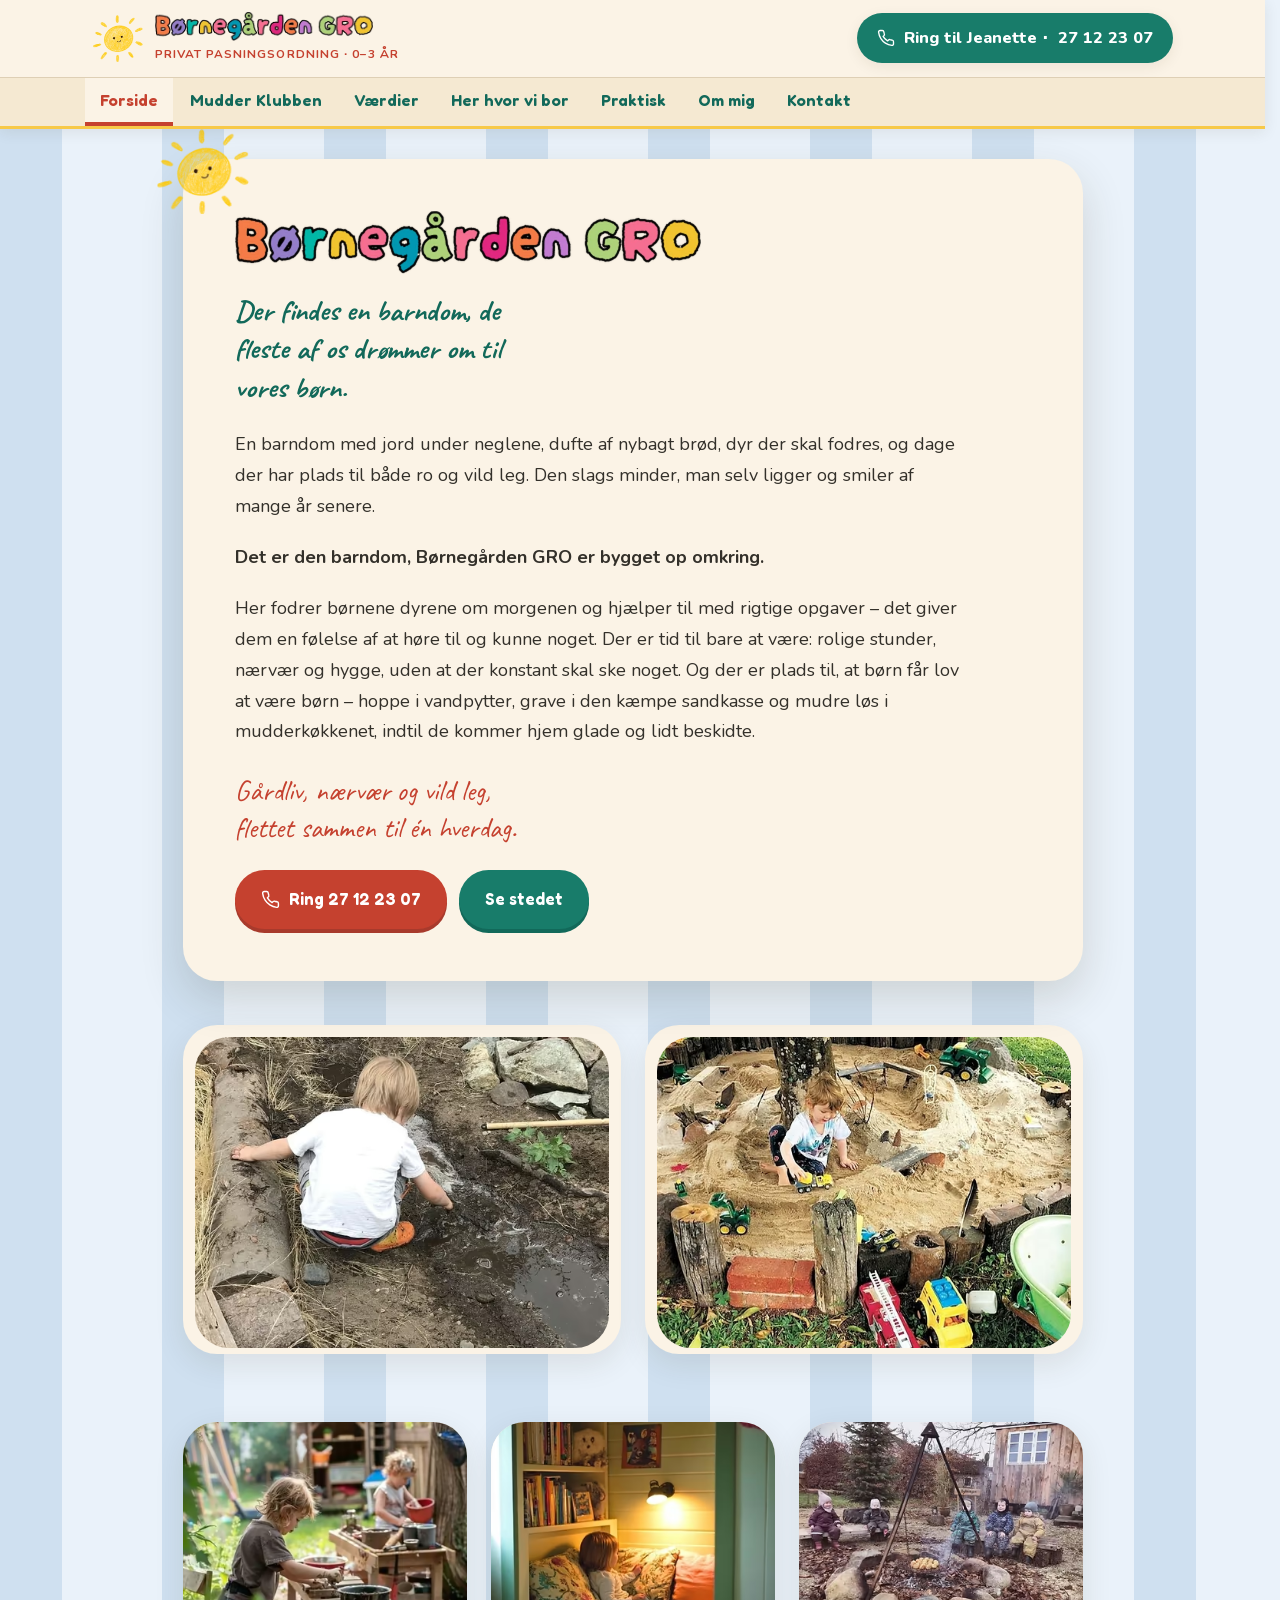
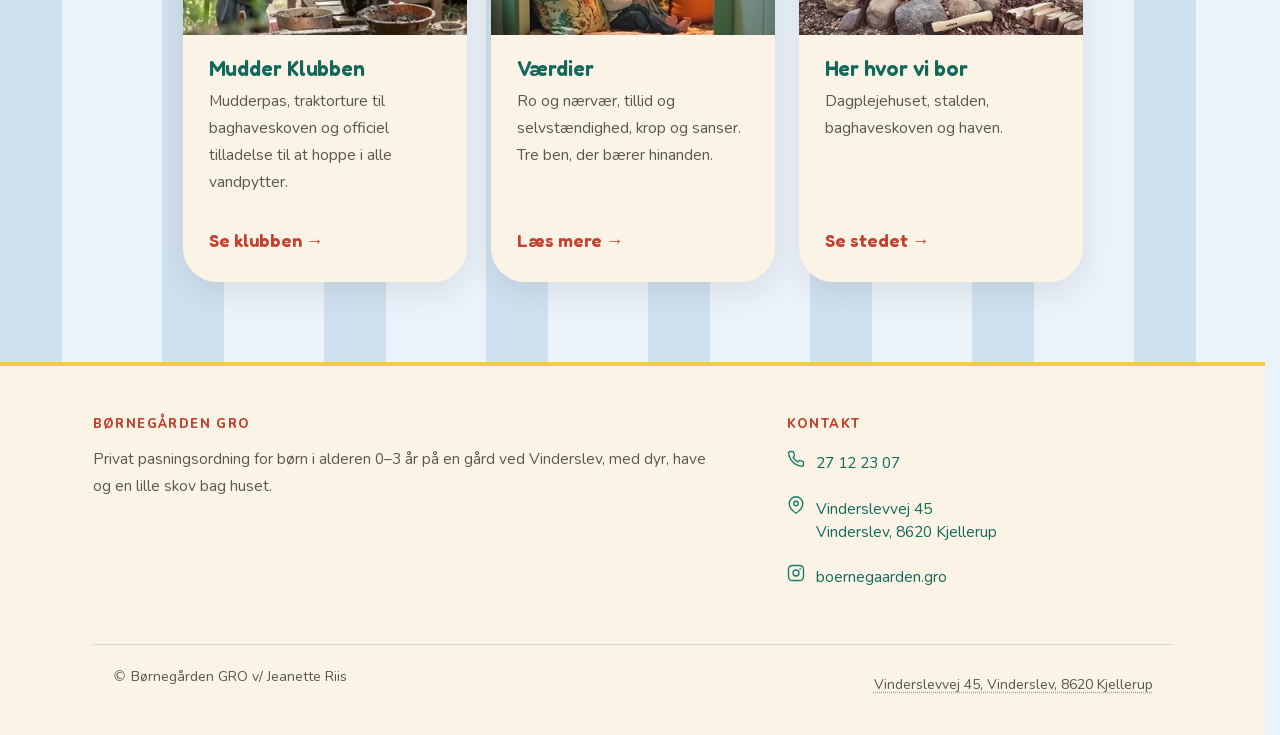
<file: index.html>
<!DOCTYPE html>
<html lang="da">
<head>
<meta charset="UTF-8">
<meta name="viewport" content="width=device-width, initial-scale=1">
<title>Børnegården GRO | Pasningsordning i Vinderslev ved Kjellerup</title>
<meta name="description" content="Privat pasningsordning for børn på 0-3 år i Vinderslev ved Kjellerup. Gård med dyr, egen skov og stor have. 2 ledige pladser vinter 2026/2027. Ring 27 12 23 07.">
<meta property="og:title" content="Børnegården GRO | Pasningsordning i Vinderslev ved Kjellerup">
<meta property="og:description" content="Privat pasningsordning for børn på 0-3 år i Vinderslev ved Kjellerup. Gård med dyr, egen skov og stor have. 2 ledige pladser vinter 2026/2027. Ring 27 12 23 07.">
<meta property="og:type" content="website">
<meta property="og:locale" content="da_DK">
<meta property="og:site_name" content="Børnegården GRO">
<link rel="canonical" href="https://www.boernegaardengro.dk/">
<meta property="og:url" content="https://www.boernegaardengro.dk/">
<meta property="og:image" content="https://www.boernegaardengro.dk/billeder/forside-vandloeb.jpg">
<meta property="og:image:width" content="1080">
<meta property="og:image:height" content="810">
<meta property="og:image:alt" content="Barn der graver ved vandløbet i haven hos Børnegården GRO">
<meta name="twitter:card" content="summary_large_image">
<meta name="robots" content="index, follow, max-image-preview:large, max-snippet:-1">
<meta name="geo.region" content="DK-82">
<meta name="geo.placename" content="Vinderslev, Kjellerup">
<!-- Skrifterne ligger på vores egen server. Ingen fremmed forbindelse skal
     åbnes først, og der sendes ingen besøgsdata til Google. De tre filer er
     variable og beskåret til danske tegn: 75 KB i alt mod ca. 207 KB før. -->
<link rel="preload" href="assets/skrifter/nunito.woff2" as="font" type="font/woff2" crossorigin>
<link rel="preload" href="assets/skrifter/fredoka.woff2" as="font" type="font/woff2" crossorigin>
<link rel="stylesheet" href="assets/style.min.css">
<!-- Peger man på en fane, henter og optegner browseren siden på forhånd.
     Klikket bliver derefter øjeblikkeligt. "moderate" betyder: først når
     musen har hvilet ca. 200 ms, så der ikke hentes sider i blinde. -->
<script type="speculationrules">
{"prefetch":[{"where":{"or":[{"href_matches":"index.html"},{"href_matches":"mudderklubben.html"},{"href_matches":"vaerdier.html"},{"href_matches":"her-hvor-vi-bor.html"},{"href_matches":"praktisk.html"},{"href_matches":"om-mig.html"},{"href_matches":"kontakt.html"}]},"eagerness":"moderate"}]}
</script>
<link rel="preload" as="image" type="image/webp" href="billeder/logo-gro.webp" fetchpriority="high">
<!-- Fanebladets ikon er Jeanettes tegnede sol, se billeder/faviconer.py.
     Fire PNG'er, én pr. størrelse browseren beder om. Hver er tegnet for sig
     med den luft, der passer til dén størrelse, i stedet for at blive
     skaleret ned fra én stor fil – ved 16 px er der ikke pixels at spilde.
     Google vil have et kvadratisk favicon i en størrelse deleligt med 48
     og tager gerne den største, der er erklæret; derfor står 96 med.
     favicon.ico er ikke erklæret her, men ligger stadig i roden: browsere
     og bots henter /favicon.ico af gammel vane, uanset hvad der står i
     HTML'en. Det samme gælder favicon.svg – tegningen er pixels, ikke
     kurver, og en SVG med et billede pakket ind i sig er kun en dyrere PNG. -->
<link rel="icon" href="favicon-16.png" type="image/png" sizes="16x16">
<link rel="icon" href="favicon-32.png" type="image/png" sizes="32x32">
<link rel="icon" href="favicon-48.png" type="image/png" sizes="48x48">
<link rel="icon" href="favicon-96.png" type="image/png" sizes="96x96">
<link rel="apple-touch-icon" href="apple-touch-icon.png">
<link rel="manifest" href="site.webmanifest">
<meta name="theme-color" content="#fbf3e6">
<meta name="apple-mobile-web-app-title" content="GRO">
<script type="application/ld+json">{"@context":"https://schema.org","@graph":[{"@type":"ChildCare","@id":"https://www.boernegaardengro.dk/#virksomhed","name":"Børnegården GRO","alternateName":"Børnegården GRO – privat pasningsordning","description":"Privat pasningsordning for børn i alderen 0-3 år på en gård ved Vinderslev nord for Silkeborg. Dyr, have, egen lille skov og en hverdag med gårdliv, nærvær og vild leg.","url":"https://www.boernegaardengro.dk/","telephone":"+4527122307","image":"https://www.boernegaardengro.dk/billeder/forside-vandloeb.jpg","logo":{"@type":"ImageObject","url":"https://www.boernegaardengro.dk/logo-512.png","width":512,"height":512},"priceRange":"3.213 kr./md. i egenbetaling","address":{"@type":"PostalAddress","streetAddress":"Vinderslevvej 45","addressLocality":"Vinderslev","postalCode":"8620","addressRegion":"Kjellerup","addressCountry":"DK"},"geo":{"@type":"GeoCoordinates","latitude":56.25713,"longitude":9.43122},"hasMap":"https://www.google.com/maps/search/?api=1&query=56.25713,9.43122","areaServed":[{"@type":"Place","name":"Vinderslev"},{"@type":"Place","name":"Kjellerup"},{"@type":"Place","name":"Silkeborg Kommune"}],"sameAs":["https://www.instagram.com/boernegaarden.gro/"],"founder":{"@id":"https://www.boernegaardengro.dk/#jeanette"},"employee":{"@id":"https://www.boernegaardengro.dk/#jeanette"},"knowsLanguage":"da","currenciesAccepted":"DKK","audience":{"@type":"PeopleAudience","suggestedMinAge":0,"suggestedMaxAge":3},"makesOffer":{"@type":"Offer","name":"Fast pasningsplads, 0–3 år","priceCurrency":"DKK","price":"3213","priceSpecification":{"@type":"UnitPriceSpecification","price":"3213","priceCurrency":"DKK","unitText":"måned","description":"Egenbetaling efter kommunalt tilskud på 8.027 kr. fra Silkeborg Kommune."},"areaServed":{"@type":"Place","name":"Silkeborg Kommune"}}},{"@type":"Person","@id":"https://www.boernegaardengro.dk/#jeanette","name":"Jeanette Riis","jobTitle":"Privat børnepasser","description":"Driver Børnegården GRO i Vinderslev og har næsten 10 års erfaring med dagpleje og privat pasningsordning.","url":"https://www.boernegaardengro.dk/om-mig.html","image":"https://www.boernegaardengro.dk/billeder/jeanette.jpg","worksFor":{"@id":"https://www.boernegaardengro.dk/#virksomhed"},"telephone":"+4527122307"},{"@type":"WebSite","@id":"https://www.boernegaardengro.dk/#hjemmeside","name":"Børnegården GRO","url":"https://www.boernegaardengro.dk/","inLanguage":"da-DK","publisher":{"@id":"https://www.boernegaardengro.dk/#virksomhed"}},{"@type":"WebPage","@id":"https://www.boernegaardengro.dk/","url":"https://www.boernegaardengro.dk/","name":"Børnegården GRO | Pasningsordning i Vinderslev ved Kjellerup","description":"Privat pasningsordning for børn på 0-3 år i Vinderslev ved Kjellerup. Gård med dyr, egen skov og stor have. 2 ledige pladser vinter 2026/2027. Ring 27 12 23 07.","inLanguage":"da-DK","isPartOf":{"@id":"https://www.boernegaardengro.dk/#hjemmeside"},"about":{"@id":"https://www.boernegaardengro.dk/#virksomhed"},"primaryImageOfPage":{"@type":"ImageObject","url":"https://www.boernegaardengro.dk/billeder/forside-vandloeb.jpg"}}]}</script>
</head>
<body>
<a class="spring-til" href="#indhold">Spring til indhold</a>
<header class="top">
  <div class="top-inder">
    <a class="logo" href="index.html">
      <picture class="sol"><source type="image/webp" srcset="billeder/sol.webp"><img src="billeder/sol.png" alt="" aria-hidden="true" width="200" height="186" loading="lazy" decoding="async"></picture>
      <span>
        <picture class="logo-navn"><source type="image/webp" srcset="billeder/logo-gro-lille.webp"><img src="billeder/logo-gro-lille.png" alt="Børnegården GRO" width="466" height="63" fetchpriority="high" decoding="async"></picture>
        <span class="logo-under">Privat pasningsordning &middot; 0&ndash;3 år</span>
      </span>
    </a>
    <a class="top-ring" href="tel:+4527122307"><svg viewBox="0 0 24 24" fill="none" stroke="currentColor" stroke-width="1.8" stroke-linecap="round" stroke-linejoin="round" aria-hidden="true"><path d="M22 16.9v3a2 2 0 0 1-2.2 2 19.8 19.8 0 0 1-8.6-3.1 19.5 19.5 0 0 1-6-6A19.8 19.8 0 0 1 2.1 4.2 2 2 0 0 1 4.1 2h3a2 2 0 0 1 2 1.7c.1 1 .4 1.9.7 2.8a2 2 0 0 1-.4 2.1L8.1 9.9a16 16 0 0 0 6 6l1.3-1.3a2 2 0 0 1 2.1-.4c.9.3 1.8.6 2.8.7a2 2 0 0 1 1.7 2z"/></svg><span class="ring-lang">Ring til Jeanette &middot; </span>27 12 23 07</a>
  </div>
  <nav class="faner" aria-label="Hovedmenu">
    <ul>
      <li><a href="index.html" aria-current="page">Forside</a></li>
      <li><a href="mudderklubben.html">Mudder&nbsp;Klubben</a></li>
      <li><a href="vaerdier.html">Værdier</a></li>
      <li><a href="her-hvor-vi-bor.html">Her hvor vi bor</a></li>
      <li><a href="praktisk.html">Praktisk</a></li>
      <li><a href="om-mig.html">Om mig</a></li>
      <li><a href="kontakt.html">Kontakt</a></li>
    </ul>
  </nav>
</header>
<main id="indhold">

<section class="hero">
  <div class="wrap">
    <div class="hero-kort hero-bred">
      <picture class="sol-hjoerne"><source type="image/webp" srcset="billeder/sol.webp"><img src="billeder/sol.png" alt="" aria-hidden="true" width="200" height="186" loading="lazy" decoding="async"></picture>
      <h1><picture class="logo-tegning"><source type="image/webp" srcset="billeder/logo-gro.webp"><img src="billeder/logo-gro.png" alt="Børnegården GRO" width="932" height="126" fetchpriority="high" decoding="async"></picture></h1>
      <p class="forord">Der findes en barndom, de fleste af os drømmer om til vores børn.</p>
      <p>En barndom med jord under neglene, dufte af nybagt brød, dyr der skal fodres,
         og dage der har plads til både ro og vild leg. Den slags minder, man selv
         ligger og smiler af mange år senere.</p>
      <p><strong>Det er den barndom, Børnegården GRO er bygget op omkring.</strong></p>
      <p>Her fodrer børnene dyrene om morgenen og hjælper til med rigtige opgaver
         &ndash; det giver dem en følelse af at høre til og kunne noget. Der er tid til
         bare at være: rolige stunder, nærvær og hygge, uden at der konstant skal ske
         noget. Og der er plads til, at børn får lov at være børn &ndash; hoppe i
         vandpytter, grave i den kæmpe sandkasse og mudre løs i mudderkøkkenet, indtil
         de kommer hjem glade og lidt beskidte.</p>
      <p class="under">Gårdliv, nærvær og vild leg,<br>flettet sammen til én hverdag.</p>
      <div class="knapper">
        <a class="knap knap-primaer" href="tel:+4527122307"><svg viewBox="0 0 24 24" fill="none" stroke="currentColor" stroke-width="1.8" stroke-linecap="round" stroke-linejoin="round" aria-hidden="true"><path d="M22 16.9v3a2 2 0 0 1-2.2 2 19.8 19.8 0 0 1-8.6-3.1 19.5 19.5 0 0 1-6-6A19.8 19.8 0 0 1 2.1 4.2 2 2 0 0 1 4.1 2h3a2 2 0 0 1 2 1.7c.1 1 .4 1.9.7 2.8a2 2 0 0 1-.4 2.1L8.1 9.9a16 16 0 0 0 6 6l1.3-1.3a2 2 0 0 1 2.1-.4c.9.3 1.8.6 2.8.7a2 2 0 0 1 1.7 2z"/></svg> Ring 27 12 23 07</a>
        <a class="knap knap-sekundaer" href="her-hvor-vi-bor.html">Se stedet</a>
      </div>
    </div>
  </div>
</section>

<section>
  <div class="wrap">
    <div class="galleri to forside-spalte">
      <figure><picture><source type="image/avif" sizes="(max-width: 620px) 88vw, (max-width: 940px) 46vw, 438px" srcset="billeder/forside-vandloeb-1x.avif 540w, billeder/forside-vandloeb-15x.avif 810w, billeder/forside-vandloeb.avif 1080w"><source type="image/webp" sizes="(max-width: 620px) 88vw, (max-width: 940px) 46vw, 438px" srcset="billeder/forside-vandloeb-1x.webp 540w, billeder/forside-vandloeb-15x.webp 810w, billeder/forside-vandloeb.webp 1080w"><img src="billeder/forside-vandloeb.jpg" sizes="(max-width: 620px) 88vw, (max-width: 940px) 46vw, 438px" srcset="billeder/forside-vandloeb-1x.jpg 540w, billeder/forside-vandloeb-15x.jpg 810w, billeder/forside-vandloeb.jpg 1080w" alt="Barn der graver ved vandløbet i haven" width="1080" height="810" loading="lazy" decoding="async"></picture></figure>
      <figure><picture><source type="image/avif" sizes="(max-width: 620px) 88vw, (max-width: 940px) 46vw, 438px" srcset="billeder/forside-sandkasse-1x.avif 540w, billeder/forside-sandkasse-15x.avif 810w, billeder/forside-sandkasse.avif 1080w"><source type="image/webp" sizes="(max-width: 620px) 88vw, (max-width: 940px) 46vw, 438px" srcset="billeder/forside-sandkasse-1x.webp 540w, billeder/forside-sandkasse-15x.webp 810w, billeder/forside-sandkasse.webp 1080w"><img src="billeder/forside-sandkasse.jpg" sizes="(max-width: 620px) 88vw, (max-width: 940px) 46vw, 438px" srcset="billeder/forside-sandkasse-1x.jpg 540w, billeder/forside-sandkasse-15x.jpg 810w, billeder/forside-sandkasse.jpg 1080w" alt="Barn der leger i den kæmpe sandkasse omkring træet" width="1080" height="810" loading="lazy" decoding="async"></picture></figure>
    </div>
  </div>
</section>

<section>
  <div class="wrap">
    <div class="genveje forside-spalte">
      <a class="genvej" href="mudderklubben.html">
        <picture><source type="image/avif" sizes="(max-width: 620px) 88vw, (max-width: 900px) 34vw, 284px" srcset="billeder/kort-mudderklub-1x.avif 360w, billeder/kort-mudderklub-15x.avif 540w, billeder/kort-mudderklub.avif 720w"><source type="image/webp" sizes="(max-width: 620px) 88vw, (max-width: 900px) 34vw, 284px" srcset="billeder/kort-mudderklub-1x.webp 360w, billeder/kort-mudderklub-15x.webp 540w, billeder/kort-mudderklub.webp 720w"><img src="billeder/kort-mudderklub.jpg" sizes="(max-width: 620px) 88vw, (max-width: 900px) 34vw, 284px" srcset="billeder/kort-mudderklub-1x.jpg 360w, billeder/kort-mudderklub-15x.jpg 540w, billeder/kort-mudderklub.jpg 720w" alt="To børn der rører mudder i mudderkøkkenet" width="720" height="540" loading="lazy" decoding="async"></picture>
        <div class="genvej-tekst">
          <h2>Mudder Klubben</h2>
          <p>Mudderpas, traktorture til baghaveskoven og officiel tilladelse til at hoppe i alle vandpytter.</p>
          <span class="pil">Se klubben &rarr;</span>
        </div>
      </a>
      <a class="genvej" href="vaerdier.html">
        <picture><source type="image/avif" sizes="(max-width: 620px) 88vw, (max-width: 900px) 34vw, 284px" srcset="billeder/kort-vaerdier-1x.avif 360w, billeder/kort-vaerdier-15x.avif 540w, billeder/kort-vaerdier.avif 720w"><source type="image/webp" sizes="(max-width: 620px) 88vw, (max-width: 900px) 34vw, 284px" srcset="billeder/kort-vaerdier-1x.webp 360w, billeder/kort-vaerdier-15x.webp 540w, billeder/kort-vaerdier.webp 720w"><img src="billeder/kort-vaerdier.jpg" sizes="(max-width: 620px) 88vw, (max-width: 900px) 34vw, 284px" srcset="billeder/kort-vaerdier-1x.jpg 360w, billeder/kort-vaerdier-15x.jpg 540w, billeder/kort-vaerdier.jpg 720w" alt="Barn der hviler i den grønne hyggekrog" width="720" height="540" loading="lazy" decoding="async"></picture>
        <div class="genvej-tekst">
          <h2>Værdier</h2>
          <p>Ro og nærvær, tillid og selvstændighed, krop og sanser. Tre ben, der bærer hinanden.</p>
          <span class="pil">Læs mere &rarr;</span>
        </div>
      </a>
      <a class="genvej" href="her-hvor-vi-bor.html">
        <picture><source type="image/avif" sizes="(max-width: 620px) 88vw, (max-width: 900px) 34vw, 284px" srcset="billeder/kort-sted-1x.avif 360w, billeder/kort-sted-15x.avif 540w, billeder/kort-sted.avif 720w"><source type="image/webp" sizes="(max-width: 620px) 88vw, (max-width: 900px) 34vw, 284px" srcset="billeder/kort-sted-1x.webp 360w, billeder/kort-sted-15x.webp 540w, billeder/kort-sted.webp 720w"><img src="billeder/kort-sted.jpg" sizes="(max-width: 620px) 88vw, (max-width: 900px) 34vw, 284px" srcset="billeder/kort-sted-1x.jpg 360w, billeder/kort-sted-15x.jpg 540w, billeder/kort-sted.jpg 720w" alt="Børn samlet omkring bålpladsen i haven" width="720" height="540" loading="lazy" decoding="async"></picture>
        <div class="genvej-tekst">
          <h2>Her hvor vi bor</h2>
          <p>Dagplejehuset, stalden, baghaveskoven og haven.</p>
          <span class="pil">Se stedet &rarr;</span>
        </div>
      </a>
    </div>
  </div>
</section>

</main>
<footer>
  <div class="wrap">
    <div class="footer-grid">
      <div>
        <h2>Børnegården GRO</h2>
        <p class="daempet">Privat pasningsordning for børn i alderen 0&ndash;3 år
        på en gård ved Vinderslev, med dyr, have og en lille skov bag huset.</p>
      </div>
      <div>
        <h2>Kontakt</h2>
        <ul class="footer-kontakt">
          <li><svg viewBox="0 0 24 24" fill="none" stroke="currentColor" stroke-width="1.8" stroke-linecap="round" stroke-linejoin="round" aria-hidden="true"><path d="M22 16.9v3a2 2 0 0 1-2.2 2 19.8 19.8 0 0 1-8.6-3.1 19.5 19.5 0 0 1-6-6A19.8 19.8 0 0 1 2.1 4.2 2 2 0 0 1 4.1 2h3a2 2 0 0 1 2 1.7c.1 1 .4 1.9.7 2.8a2 2 0 0 1-.4 2.1L8.1 9.9a16 16 0 0 0 6 6l1.3-1.3a2 2 0 0 1 2.1-.4c.9.3 1.8.6 2.8.7a2 2 0 0 1 1.7 2z"/></svg><a href="tel:+4527122307">27 12 23 07</a></li>
          <li><svg viewBox="0 0 24 24" fill="none" stroke="currentColor" stroke-width="1.8" stroke-linecap="round" stroke-linejoin="round" aria-hidden="true"><path d="M21 10c0 7-9 13-9 13s-9-6-9-13a9 9 0 0 1 18 0z"/><circle cx="12" cy="10" r="3"/></svg><a href="https://www.google.com/maps/search/?api=1&amp;query=Vinderslevvej+45,+8620+Kjellerup" target="_blank" rel="noopener" title="Åbn adressen i Google Maps">Vinderslevvej 45<br>Vinderslev, 8620 Kjellerup</a></li>
          <li><svg viewBox="0 0 24 24" fill="none" stroke="currentColor" stroke-width="1.8" stroke-linecap="round" stroke-linejoin="round" aria-hidden="true"><rect x="2" y="2" width="20" height="20" rx="5"/><circle cx="12" cy="12" r="4"/><circle cx="17.5" cy="6.5" r="1.1" fill="currentColor" stroke="none"/></svg><a href="https://www.instagram.com/boernegaarden.gro/" target="_blank" rel="noopener">boernegaarden.gro</a></li>
        </ul>
      </div>
    </div>
    <div class="footer-bund">
      <span>&copy; Børnegården GRO v/ Jeanette Riis</span>
      <span><a href="https://www.google.com/maps/search/?api=1&amp;query=Vinderslevvej+45,+8620+Kjellerup" target="_blank" rel="noopener" title="Åbn adressen i Google Maps">Vinderslevvej 45, Vinderslev, 8620 Kjellerup</a></span>
    </div>
  </div>
</footer>
<script src="assets/karrusel.js" defer></script>
<script src="assets/lys.js" defer></script>
<script src="assets/overgang.js" defer></script>
</body>
</html>
</file>
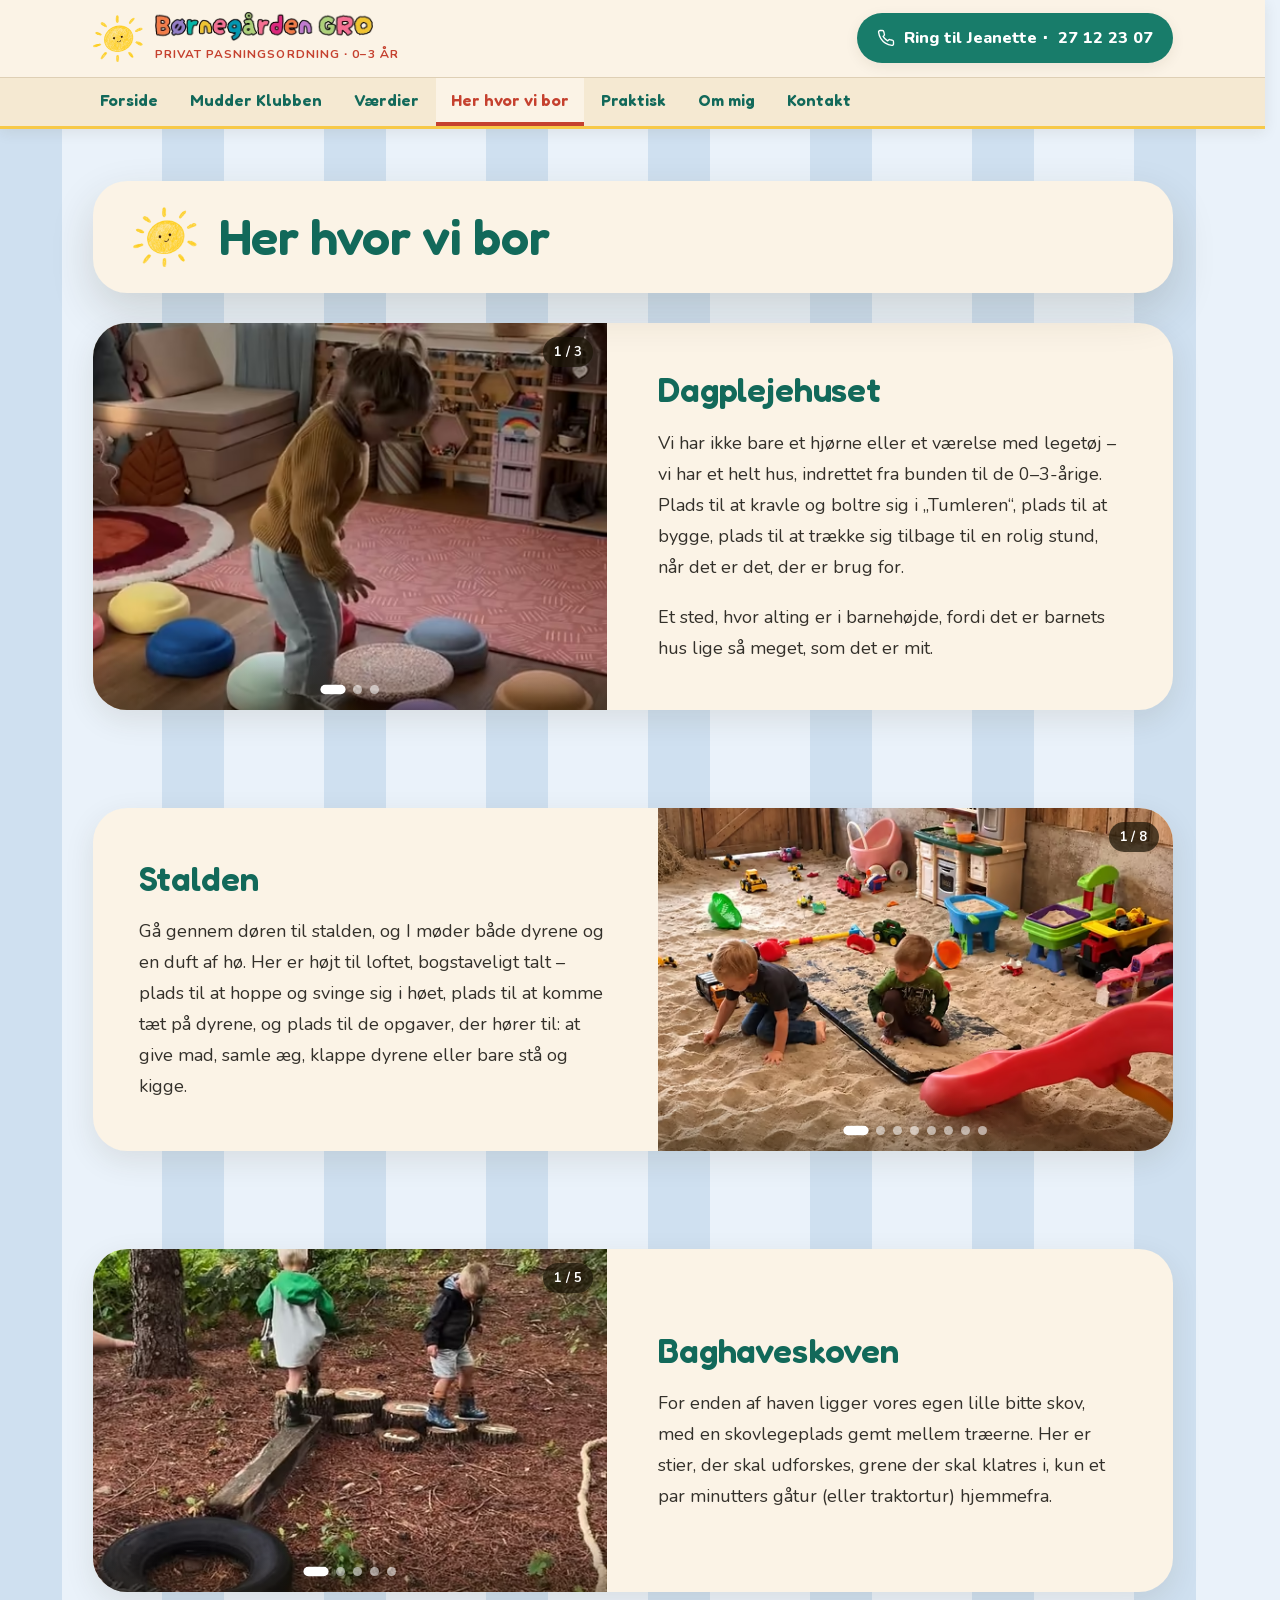
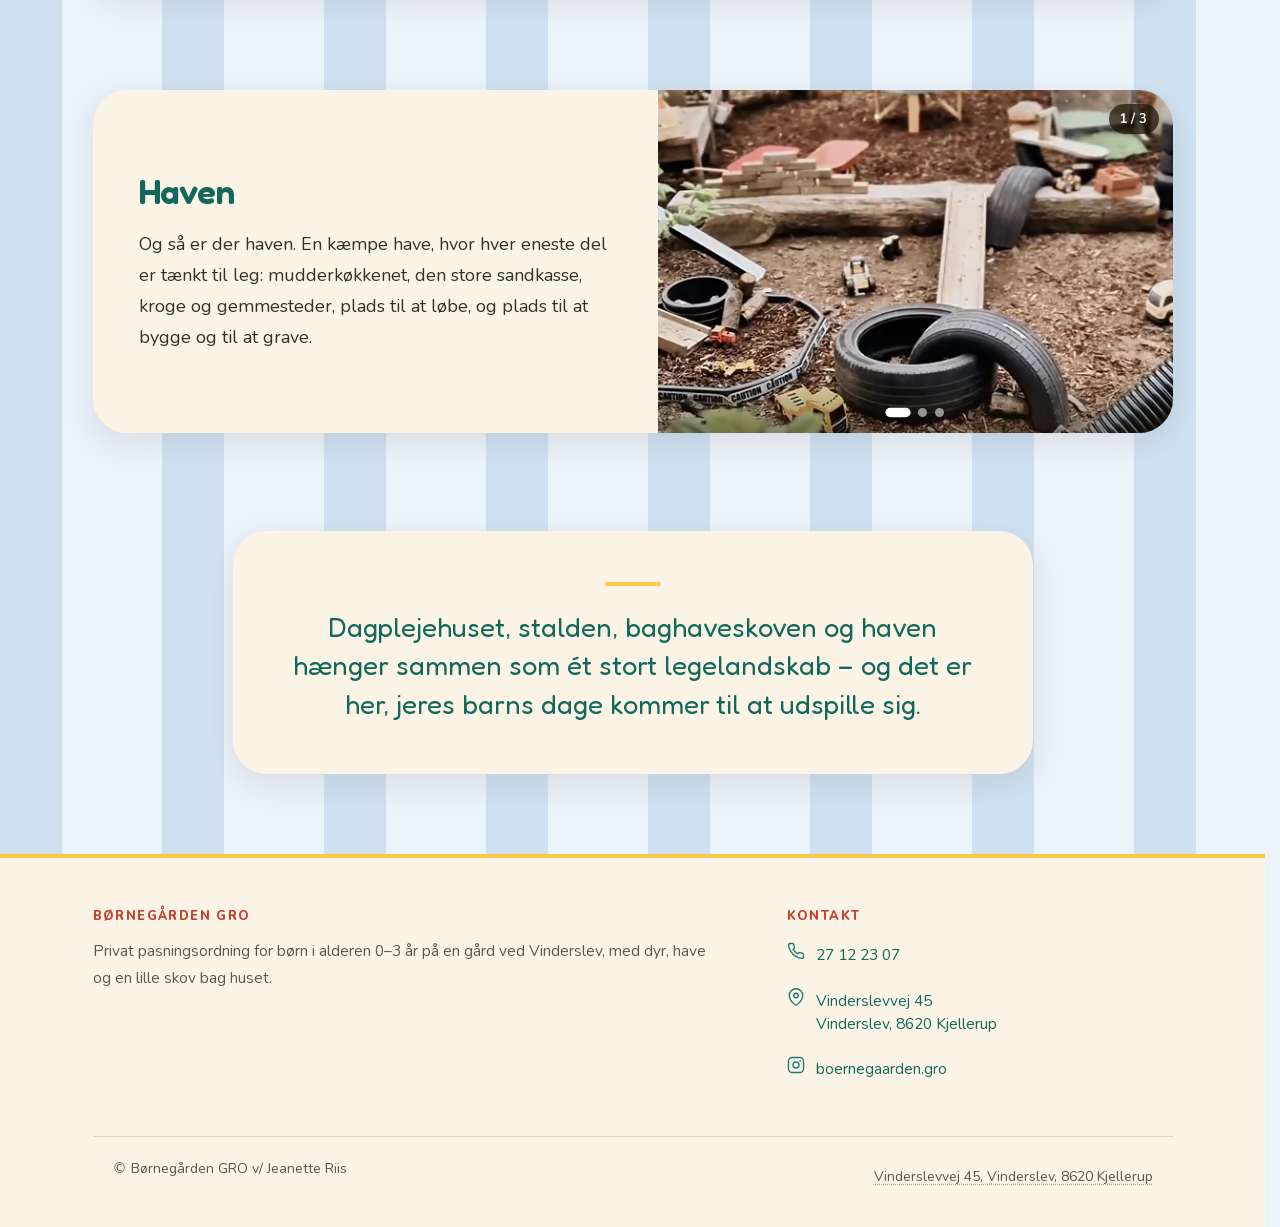
<file: her-hvor-vi-bor.html>
<!DOCTYPE html>
<html lang="da">
<head>
<meta charset="UTF-8">
<meta name="viewport" content="width=device-width, initial-scale=1">
<title>Børnegården GRO | Gården: hus, stald, skov og have</title>
<meta name="description" content="Dagplejehuset, stalden, baghaveskoven og haven – fire steder, der hænger sammen som ét stort legelandskab.">
<meta property="og:title" content="Børnegården GRO | Gården: hus, stald, skov og have">
<meta property="og:description" content="Dagplejehuset, stalden, baghaveskoven og haven – fire steder, der hænger sammen som ét stort legelandskab.">
<meta property="og:type" content="website">
<meta property="og:locale" content="da_DK">
<meta property="og:site_name" content="Børnegården GRO">
<link rel="canonical" href="https://www.boernegaardengro.dk/her-hvor-vi-bor.html">
<meta property="og:url" content="https://www.boernegaardengro.dk/her-hvor-vi-bor.html">
<meta property="og:image" content="https://www.boernegaardengro.dk/billeder/sted-hus.jpg">
<meta property="og:image:width" content="1080">
<meta property="og:image:height" content="720">
<meta property="og:image:alt" content="Gården og huset, hvor Børnegården GRO holder til">
<meta name="twitter:card" content="summary_large_image">
<meta name="robots" content="index, follow, max-image-preview:large, max-snippet:-1">
<meta name="geo.region" content="DK-82">
<meta name="geo.placename" content="Vinderslev, Kjellerup">
<!-- Skrifterne ligger på vores egen server. Ingen fremmed forbindelse skal
     åbnes først, og der sendes ingen besøgsdata til Google. De tre filer er
     variable og beskåret til danske tegn: 75 KB i alt mod ca. 207 KB før. -->
<link rel="preload" href="assets/skrifter/nunito.woff2" as="font" type="font/woff2" crossorigin>
<link rel="preload" href="assets/skrifter/fredoka.woff2" as="font" type="font/woff2" crossorigin>
<link rel="stylesheet" href="assets/style.min.css">
<!-- Peger man på en fane, henter og optegner browseren siden på forhånd.
     Klikket bliver derefter øjeblikkeligt. "moderate" betyder: først når
     musen har hvilet ca. 200 ms, så der ikke hentes sider i blinde. -->
<script type="speculationrules">
{"prefetch":[{"where":{"or":[{"href_matches":"index.html"},{"href_matches":"mudderklubben.html"},{"href_matches":"vaerdier.html"},{"href_matches":"her-hvor-vi-bor.html"},{"href_matches":"praktisk.html"},{"href_matches":"om-mig.html"},{"href_matches":"kontakt.html"}]},"eagerness":"moderate"}]}
</script>
<link rel="preload" as="image" type="image/avif" imagesrcset="billeder/sted-hus-1x.avif 540w, billeder/sted-hus-15x.avif 810w, billeder/sted-hus.avif 1080w" imagesizes="(max-width: 900px) 100vw, 530px" fetchpriority="high">
<!-- Fanebladets ikon er Jeanettes tegnede sol, se billeder/faviconer.py.
     Fire PNG'er, én pr. størrelse browseren beder om. Hver er tegnet for sig
     med den luft, der passer til dén størrelse, i stedet for at blive
     skaleret ned fra én stor fil – ved 16 px er der ikke pixels at spilde.
     Google vil have et kvadratisk favicon i en størrelse deleligt med 48
     og tager gerne den største, der er erklæret; derfor står 96 med.
     favicon.ico er ikke erklæret her, men ligger stadig i roden: browsere
     og bots henter /favicon.ico af gammel vane, uanset hvad der står i
     HTML'en. Det samme gælder favicon.svg – tegningen er pixels, ikke
     kurver, og en SVG med et billede pakket ind i sig er kun en dyrere PNG. -->
<link rel="icon" href="favicon-16.png" type="image/png" sizes="16x16">
<link rel="icon" href="favicon-32.png" type="image/png" sizes="32x32">
<link rel="icon" href="favicon-48.png" type="image/png" sizes="48x48">
<link rel="icon" href="favicon-96.png" type="image/png" sizes="96x96">
<link rel="apple-touch-icon" href="apple-touch-icon.png">
<link rel="manifest" href="site.webmanifest">
<meta name="theme-color" content="#fbf3e6">
<meta name="apple-mobile-web-app-title" content="GRO">
<script type="application/ld+json">{"@context":"https://schema.org","@graph":[{"@type":"ChildCare","@id":"https://www.boernegaardengro.dk/#virksomhed","name":"Børnegården GRO","alternateName":"Børnegården GRO – privat pasningsordning","description":"Privat pasningsordning for børn i alderen 0-3 år på en gård ved Vinderslev nord for Silkeborg. Dyr, have, egen lille skov og en hverdag med gårdliv, nærvær og vild leg.","url":"https://www.boernegaardengro.dk/","telephone":"+4527122307","image":"https://www.boernegaardengro.dk/billeder/forside-vandloeb.jpg","logo":{"@type":"ImageObject","url":"https://www.boernegaardengro.dk/logo-512.png","width":512,"height":512},"priceRange":"3.213 kr./md. i egenbetaling","address":{"@type":"PostalAddress","streetAddress":"Vinderslevvej 45","addressLocality":"Vinderslev","postalCode":"8620","addressRegion":"Kjellerup","addressCountry":"DK"},"geo":{"@type":"GeoCoordinates","latitude":56.25713,"longitude":9.43122},"hasMap":"https://www.google.com/maps/search/?api=1&query=56.25713,9.43122","areaServed":[{"@type":"Place","name":"Vinderslev"},{"@type":"Place","name":"Kjellerup"},{"@type":"Place","name":"Silkeborg Kommune"}],"sameAs":["https://www.instagram.com/boernegaarden.gro/"],"founder":{"@id":"https://www.boernegaardengro.dk/#jeanette"},"employee":{"@id":"https://www.boernegaardengro.dk/#jeanette"},"knowsLanguage":"da","currenciesAccepted":"DKK","audience":{"@type":"PeopleAudience","suggestedMinAge":0,"suggestedMaxAge":3},"makesOffer":{"@type":"Offer","name":"Fast pasningsplads, 0–3 år","priceCurrency":"DKK","price":"3213","priceSpecification":{"@type":"UnitPriceSpecification","price":"3213","priceCurrency":"DKK","unitText":"måned","description":"Egenbetaling efter kommunalt tilskud på 8.027 kr. fra Silkeborg Kommune."},"areaServed":{"@type":"Place","name":"Silkeborg Kommune"}}},{"@type":"Person","@id":"https://www.boernegaardengro.dk/#jeanette","name":"Jeanette Riis","jobTitle":"Privat børnepasser","description":"Driver Børnegården GRO i Vinderslev og har næsten 10 års erfaring med dagpleje og privat pasningsordning.","url":"https://www.boernegaardengro.dk/om-mig.html","image":"https://www.boernegaardengro.dk/billeder/jeanette.jpg","worksFor":{"@id":"https://www.boernegaardengro.dk/#virksomhed"},"telephone":"+4527122307"},{"@type":"WebSite","@id":"https://www.boernegaardengro.dk/#hjemmeside","name":"Børnegården GRO","url":"https://www.boernegaardengro.dk/","inLanguage":"da-DK","publisher":{"@id":"https://www.boernegaardengro.dk/#virksomhed"}},{"@type":"WebPage","@id":"https://www.boernegaardengro.dk/her-hvor-vi-bor.html","url":"https://www.boernegaardengro.dk/her-hvor-vi-bor.html","name":"Børnegården GRO | Gården: hus, stald, skov og have","description":"Dagplejehuset, stalden, baghaveskoven og haven – fire steder, der hænger sammen som ét stort legelandskab.","inLanguage":"da-DK","isPartOf":{"@id":"https://www.boernegaardengro.dk/#hjemmeside"},"about":{"@id":"https://www.boernegaardengro.dk/#virksomhed"},"primaryImageOfPage":{"@type":"ImageObject","url":"https://www.boernegaardengro.dk/billeder/sted-hus.jpg"}},{"@type":"BreadcrumbList","itemListElement":[{"@type":"ListItem","position":1,"name":"Forside","item":"https://www.boernegaardengro.dk/"},{"@type":"ListItem","position":2,"name":"Her hvor vi bor","item":"https://www.boernegaardengro.dk/her-hvor-vi-bor.html"}]}]}</script>
</head>
<body>
<a class="spring-til" href="#indhold">Spring til indhold</a>
<header class="top">
  <div class="top-inder">
    <a class="logo" href="index.html">
      <picture class="sol"><source type="image/webp" srcset="billeder/sol.webp"><img src="billeder/sol.png" alt="" aria-hidden="true" width="200" height="186" loading="lazy" decoding="async"></picture>
      <span>
        <picture class="logo-navn"><source type="image/webp" srcset="billeder/logo-gro-lille.webp"><img src="billeder/logo-gro-lille.png" alt="Børnegården GRO" width="466" height="63" fetchpriority="high" decoding="async"></picture>
        <span class="logo-under">Privat pasningsordning &middot; 0&ndash;3 år</span>
      </span>
    </a>
    <a class="top-ring" href="tel:+4527122307"><svg viewBox="0 0 24 24" fill="none" stroke="currentColor" stroke-width="1.8" stroke-linecap="round" stroke-linejoin="round" aria-hidden="true"><path d="M22 16.9v3a2 2 0 0 1-2.2 2 19.8 19.8 0 0 1-8.6-3.1 19.5 19.5 0 0 1-6-6A19.8 19.8 0 0 1 2.1 4.2 2 2 0 0 1 4.1 2h3a2 2 0 0 1 2 1.7c.1 1 .4 1.9.7 2.8a2 2 0 0 1-.4 2.1L8.1 9.9a16 16 0 0 0 6 6l1.3-1.3a2 2 0 0 1 2.1-.4c.9.3 1.8.6 2.8.7a2 2 0 0 1 1.7 2z"/></svg><span class="ring-lang">Ring til Jeanette &middot; </span>27 12 23 07</a>
  </div>
  <nav class="faner" aria-label="Hovedmenu">
    <ul>
      <li><a href="index.html">Forside</a></li>
      <li><a href="mudderklubben.html">Mudder&nbsp;Klubben</a></li>
      <li><a href="vaerdier.html">Værdier</a></li>
      <li><a href="her-hvor-vi-bor.html" aria-current="page">Her hvor vi bor</a></li>
      <li><a href="praktisk.html">Praktisk</a></li>
      <li><a href="om-mig.html">Om mig</a></li>
      <li><a href="kontakt.html">Kontakt</a></li>
    </ul>
  </nav>
</header>
<main id="indhold">

<div class="wrap">
  <div class="sidehoved sidehoved-lav">
    <picture class="sol-titel"><source type="image/webp" srcset="billeder/sol.webp"><img src="billeder/sol.png" alt="" aria-hidden="true" width="200" height="186" loading="lazy" decoding="async"></picture>
    <h1>Her hvor vi bor</h1>
  </div>
</div>

<section id="dagplejehuset">
  <div class="wrap">
    <div class="blok">
      <div class="blok-billede"><div class="karrusel">
      <div class="karrusel-spor" tabindex="0" role="group"
           aria-roledescription="billedkarrusel" aria-label="Billeder fra dagplejehuset">
        <div class="karrusel-billede"><picture><source type="image/avif" sizes="(max-width: 900px) 100vw, 530px" srcset="billeder/sted-hus-1x.avif 540w, billeder/sted-hus-15x.avif 810w, billeder/sted-hus.avif 1080w"><source type="image/webp" sizes="(max-width: 900px) 100vw, 530px" srcset="billeder/sted-hus-1x.webp 540w, billeder/sted-hus-15x.webp 810w, billeder/sted-hus.webp 1080w"><img src="billeder/sted-hus.jpg" sizes="(max-width: 900px) 100vw, 530px" srcset="billeder/sted-hus-1x.jpg 540w, billeder/sted-hus-15x.jpg 810w, billeder/sted-hus.jpg 1080w" alt="Børn der leger på puder og trædesten i legestuen" width="1080" height="720" fetchpriority="high" decoding="async"></picture></div>
        <div class="karrusel-billede"><picture><source type="image/avif" sizes="(max-width: 900px) 100vw, 530px" srcset="billeder/sted-hus2-1x.avif 540w, billeder/sted-hus2-15x.avif 810w, billeder/sted-hus2.avif 1080w"><source type="image/webp" sizes="(max-width: 900px) 100vw, 530px" srcset="billeder/sted-hus2-1x.webp 540w, billeder/sted-hus2-15x.webp 810w, billeder/sted-hus2.webp 1080w"><img src="billeder/sted-hus2.jpg" sizes="(max-width: 900px) 100vw, 530px" srcset="billeder/sted-hus2-1x.jpg 540w, billeder/sted-hus2-15x.jpg 810w, billeder/sted-hus2.jpg 1080w" alt="Barn der klatrer på klatrevæggen i Tumleren" width="1080" height="720" loading="lazy" fetchpriority="low" decoding="async"></picture></div>
        <div class="karrusel-billede"><picture><source type="image/avif" sizes="(max-width: 900px) 100vw, 530px" srcset="billeder/sted-hus3-1x.avif 540w, billeder/sted-hus3-15x.avif 810w, billeder/sted-hus3.avif 1080w"><source type="image/webp" sizes="(max-width: 900px) 100vw, 530px" srcset="billeder/sted-hus3-1x.webp 540w, billeder/sted-hus3-15x.webp 810w, billeder/sted-hus3.webp 1080w"><img src="billeder/sted-hus3.jpg" sizes="(max-width: 900px) 100vw, 530px" srcset="billeder/sted-hus3-1x.jpg 540w, billeder/sted-hus3-15x.jpg 810w, billeder/sted-hus3.jpg 1080w" alt="Legestuen med bogreol, tavle og plads til at lege" width="1080" height="720" loading="lazy" fetchpriority="low" decoding="async"></picture></div>
      </div>
      <span class="karrusel-tael" aria-hidden="true"></span>
      <button class="karrusel-pil karrusel-forrige" type="button" aria-label="Forrige billede"><svg viewBox="0 0 24 24" fill="none" stroke="currentColor" stroke-width="1.8" stroke-linecap="round" stroke-linejoin="round" aria-hidden="true"><path d="M15 4.5 7.5 12l7.5 7.5"/></svg></button>
      <button class="karrusel-pil karrusel-naeste" type="button" aria-label="Næste billede"><svg viewBox="0 0 24 24" fill="none" stroke="currentColor" stroke-width="1.8" stroke-linecap="round" stroke-linejoin="round" aria-hidden="true"><path d="M9 4.5 16.5 12 9 19.5"/></svg></button>
      <div class="karrusel-bund">
        <div class="karrusel-prikker" role="tablist" aria-label="Vælg billede"></div>
      </div>
    </div></div>
      <div class="blok-tekst">
        <div class="prose">
          <h2>Dagplejehuset</h2>
          <p>Vi har ikke bare et hjørne eller et værelse med legetøj &ndash; vi har et helt hus,
          indrettet fra bunden til de 0&ndash;3-årige. Plads til at kravle og boltre sig i
          &bdquo;Tumleren&ldquo;, plads til at bygge, plads til at trække sig tilbage til en rolig
          stund, når det er det, der er brug for.</p>
          <p>Et sted, hvor alting er i barnehøjde, fordi det er barnets hus lige så meget,
          som det er mit.</p>
        </div>
      </div>
    </div>
  </div>
</section>

<section id="stalden">
  <div class="wrap">
    <div class="blok vendt">
      <div class="blok-billede"><div class="karrusel">
      <div class="karrusel-spor" tabindex="0" role="group"
           aria-roledescription="billedkarrusel" aria-label="Billeder fra stalden">
        <div class="karrusel-billede"><picture><source type="image/avif" sizes="(max-width: 900px) 100vw, 530px" srcset="billeder/stald-legerum-1x.avif 540w, billeder/stald-legerum-15x.avif 810w, billeder/stald-legerum.avif 1080w"><source type="image/webp" sizes="(max-width: 900px) 100vw, 530px" srcset="billeder/stald-legerum-1x.webp 540w, billeder/stald-legerum-15x.webp 810w, billeder/stald-legerum.webp 1080w"><img src="billeder/stald-legerum.jpg" sizes="(max-width: 900px) 100vw, 530px" srcset="billeder/stald-legerum-1x.jpg 540w, billeder/stald-legerum-15x.jpg 810w, billeder/stald-legerum.jpg 1080w" alt="Legerummet i stalden med sandgulv og legetøj" width="1080" height="720" fetchpriority="high" decoding="async"></picture></div>
        <div class="karrusel-billede"><picture><source type="image/avif" sizes="(max-width: 900px) 100vw, 530px" srcset="billeder/sted-stald-1x.avif 540w, billeder/sted-stald-15x.avif 810w, billeder/sted-stald.avif 1080w"><source type="image/webp" sizes="(max-width: 900px) 100vw, 530px" srcset="billeder/sted-stald-1x.webp 540w, billeder/sted-stald-15x.webp 810w, billeder/sted-stald.webp 1080w"><img src="billeder/sted-stald.jpg" sizes="(max-width: 900px) 100vw, 530px" srcset="billeder/sted-stald-1x.jpg 540w, billeder/sted-stald-15x.jpg 810w, billeder/sted-stald.jpg 1080w" alt="Lille gris i græsset ved stalden" width="1080" height="720" loading="lazy" fetchpriority="low" decoding="async"></picture></div>
        <div class="karrusel-billede"><picture><source type="image/avif" sizes="(max-width: 900px) 100vw, 530px" srcset="billeder/stald-kanin-1x.avif 540w, billeder/stald-kanin-15x.avif 810w, billeder/stald-kanin.avif 1080w"><source type="image/webp" sizes="(max-width: 900px) 100vw, 530px" srcset="billeder/stald-kanin-1x.webp 540w, billeder/stald-kanin-15x.webp 810w, billeder/stald-kanin.webp 1080w"><img src="billeder/stald-kanin.jpg" sizes="(max-width: 900px) 100vw, 530px" srcset="billeder/stald-kanin-1x.jpg 540w, billeder/stald-kanin-15x.jpg 810w, billeder/stald-kanin.jpg 1080w" alt="Barn der klapper en kanin i halmen inde i stalden" width="1080" height="720" loading="lazy" fetchpriority="low" decoding="async"></picture></div>
        <div class="karrusel-billede"><picture><source type="image/avif" sizes="(max-width: 900px) 100vw, 530px" srcset="billeder/stald-aeg-1x.avif 540w, billeder/stald-aeg-15x.avif 810w, billeder/stald-aeg.avif 1080w"><source type="image/webp" sizes="(max-width: 900px) 100vw, 530px" srcset="billeder/stald-aeg-1x.webp 540w, billeder/stald-aeg-15x.webp 810w, billeder/stald-aeg.webp 1080w"><img src="billeder/stald-aeg.jpg" sizes="(max-width: 900px) 100vw, 530px" srcset="billeder/stald-aeg-1x.jpg 540w, billeder/stald-aeg-15x.jpg 810w, billeder/stald-aeg.jpg 1080w" alt="Barn der samler æg i reden" width="1080" height="720" loading="lazy" fetchpriority="low" decoding="async"></picture></div>
        <div class="karrusel-billede"><picture><source type="image/avif" sizes="(max-width: 900px) 100vw, 530px" srcset="billeder/stald-hoene-1x.avif 540w, billeder/stald-hoene-15x.avif 810w, billeder/stald-hoene.avif 1080w"><source type="image/webp" sizes="(max-width: 900px) 100vw, 530px" srcset="billeder/stald-hoene-1x.webp 540w, billeder/stald-hoene-15x.webp 810w, billeder/stald-hoene.webp 1080w"><img src="billeder/stald-hoene.jpg" sizes="(max-width: 900px) 100vw, 530px" srcset="billeder/stald-hoene-1x.jpg 540w, billeder/stald-hoene-15x.jpg 810w, billeder/stald-hoene.jpg 1080w" alt="Barn der holder om en høne" width="1080" height="720" loading="lazy" fetchpriority="low" decoding="async"></picture></div>
        <div class="karrusel-billede"><picture><source type="image/avif" sizes="(max-width: 900px) 100vw, 530px" srcset="billeder/stald-kyllinger-1x.avif 540w, billeder/stald-kyllinger-15x.avif 810w, billeder/stald-kyllinger.avif 1080w"><source type="image/webp" sizes="(max-width: 900px) 100vw, 530px" srcset="billeder/stald-kyllinger-1x.webp 540w, billeder/stald-kyllinger-15x.webp 810w, billeder/stald-kyllinger.webp 1080w"><img src="billeder/stald-kyllinger.jpg" sizes="(max-width: 900px) 100vw, 530px" srcset="billeder/stald-kyllinger-1x.jpg 540w, billeder/stald-kyllinger-15x.jpg 810w, billeder/stald-kyllinger.jpg 1080w" alt="Kyllinger under varmelampen, mens et barn kigger på" width="1080" height="720" loading="lazy" fetchpriority="low" decoding="async"></picture></div>
        <div class="karrusel-billede"><picture><source type="image/avif" sizes="(max-width: 900px) 100vw, 530px" srcset="billeder/stald-aellinger-1x.avif 540w, billeder/stald-aellinger-15x.avif 810w, billeder/stald-aellinger.avif 1080w"><source type="image/webp" sizes="(max-width: 900px) 100vw, 530px" srcset="billeder/stald-aellinger-1x.webp 540w, billeder/stald-aellinger-15x.webp 810w, billeder/stald-aellinger.webp 1080w"><img src="billeder/stald-aellinger.jpg" sizes="(max-width: 900px) 100vw, 530px" srcset="billeder/stald-aellinger-1x.jpg 540w, billeder/stald-aellinger-15x.jpg 810w, billeder/stald-aellinger.jpg 1080w" alt="And med tre ællinger ved vandfadet" width="1080" height="720" loading="lazy" fetchpriority="low" decoding="async"></picture></div>
        <div class="karrusel-billede"><picture><source type="image/avif" sizes="(max-width: 900px) 100vw, 530px" srcset="billeder/stald-halmballer-1x.avif 540w, billeder/stald-halmballer-15x.avif 810w, billeder/stald-halmballer.avif 1080w"><source type="image/webp" sizes="(max-width: 900px) 100vw, 530px" srcset="billeder/stald-halmballer-1x.webp 540w, billeder/stald-halmballer-15x.webp 810w, billeder/stald-halmballer.webp 1080w"><img src="billeder/stald-halmballer.jpg" sizes="(max-width: 900px) 100vw, 530px" srcset="billeder/stald-halmballer-1x.jpg 540w, billeder/stald-halmballer-15x.jpg 810w, billeder/stald-halmballer.jpg 1080w" alt="To børn der sidder i en hule af halmballer" width="1080" height="720" loading="lazy" fetchpriority="low" decoding="async"></picture></div>
      </div>
      <span class="karrusel-tael" aria-hidden="true"></span>
      <button class="karrusel-pil karrusel-forrige" type="button" aria-label="Forrige billede"><svg viewBox="0 0 24 24" fill="none" stroke="currentColor" stroke-width="1.8" stroke-linecap="round" stroke-linejoin="round" aria-hidden="true"><path d="M15 4.5 7.5 12l7.5 7.5"/></svg></button>
      <button class="karrusel-pil karrusel-naeste" type="button" aria-label="Næste billede"><svg viewBox="0 0 24 24" fill="none" stroke="currentColor" stroke-width="1.8" stroke-linecap="round" stroke-linejoin="round" aria-hidden="true"><path d="M9 4.5 16.5 12 9 19.5"/></svg></button>
      <div class="karrusel-bund">
        <div class="karrusel-prikker" role="tablist" aria-label="Vælg billede"></div>
      </div>
    </div></div>
      <div class="blok-tekst">
        <div class="prose">
          <h2>Stalden</h2>
          <p>Gå gennem døren til stalden, og I møder både dyrene og en duft af hø. Her er højt
          til loftet, bogstaveligt talt &ndash; plads til at hoppe og svinge sig i høet, plads til
          at komme tæt på dyrene, og plads til de opgaver, der hører til: at give mad, samle æg,
          klappe dyrene eller bare stå og kigge.</p>
        </div>
      </div>
    </div>
  </div>
</section>

<section id="baghaveskoven">
  <div class="wrap">
    <div class="blok">
      <div class="blok-billede"><div class="karrusel">
      <div class="karrusel-spor" tabindex="0" role="group"
           aria-roledescription="billedkarrusel" aria-label="Billeder fra baghaveskoven">
        <div class="karrusel-billede"><picture><source type="image/avif" sizes="(max-width: 900px) 100vw, 530px" srcset="billeder/skov-traedestubbe-1x.avif 540w, billeder/skov-traedestubbe-15x.avif 810w, billeder/skov-traedestubbe.avif 1080w"><source type="image/webp" sizes="(max-width: 900px) 100vw, 530px" srcset="billeder/skov-traedestubbe-1x.webp 540w, billeder/skov-traedestubbe-15x.webp 810w, billeder/skov-traedestubbe.webp 1080w"><img src="billeder/skov-traedestubbe.jpg" sizes="(max-width: 900px) 100vw, 530px" srcset="billeder/skov-traedestubbe-1x.jpg 540w, billeder/skov-traedestubbe-15x.jpg 810w, billeder/skov-traedestubbe.jpg 1080w" alt="Børn der balancerer på træstubbe og en balancebro i skovlegepladsen" width="1080" height="720" fetchpriority="high" decoding="async"></picture></div>
        <div class="karrusel-billede"><picture><source type="image/avif" sizes="(max-width: 900px) 100vw, 530px" srcset="billeder/skov-daekgynge-1x.avif 540w, billeder/skov-daekgynge-15x.avif 810w, billeder/skov-daekgynge.avif 1080w"><source type="image/webp" sizes="(max-width: 900px) 100vw, 530px" srcset="billeder/skov-daekgynge-1x.webp 540w, billeder/skov-daekgynge-15x.webp 810w, billeder/skov-daekgynge.webp 1080w"><img src="billeder/skov-daekgynge.jpg" sizes="(max-width: 900px) 100vw, 530px" srcset="billeder/skov-daekgynge-1x.jpg 540w, billeder/skov-daekgynge-15x.jpg 810w, billeder/skov-daekgynge.jpg 1080w" alt="Dækgynge der hænger i et træ på skovstien" width="1080" height="720" loading="lazy" fetchpriority="low" decoding="async"></picture></div>
        <div class="karrusel-billede"><picture><source type="image/avif" sizes="(max-width: 900px) 100vw, 530px" srcset="billeder/sted-skov-1x.avif 540w, billeder/sted-skov-15x.avif 810w, billeder/sted-skov.avif 1080w"><source type="image/webp" sizes="(max-width: 900px) 100vw, 530px" srcset="billeder/sted-skov-1x.webp 540w, billeder/sted-skov-15x.webp 810w, billeder/sted-skov.webp 1080w"><img src="billeder/sted-skov.jpg" sizes="(max-width: 900px) 100vw, 530px" srcset="billeder/sted-skov-1x.jpg 540w, billeder/sted-skov-15x.jpg 810w, billeder/sted-skov.jpg 1080w" alt="Børn der klatrer på dæk mellem træerne" width="1080" height="720" loading="lazy" fetchpriority="low" decoding="async"></picture></div>
        <div class="karrusel-billede"><picture><source type="image/avif" sizes="(max-width: 900px) 100vw, 530px" srcset="billeder/skov-tovgynge-1x.avif 540w, billeder/skov-tovgynge-15x.avif 810w, billeder/skov-tovgynge.avif 1080w"><source type="image/webp" sizes="(max-width: 900px) 100vw, 530px" srcset="billeder/skov-tovgynge-1x.webp 540w, billeder/skov-tovgynge-15x.webp 810w, billeder/skov-tovgynge.webp 1080w"><img src="billeder/skov-tovgynge.jpg" sizes="(max-width: 900px) 100vw, 530px" srcset="billeder/skov-tovgynge-1x.jpg 540w, billeder/skov-tovgynge-15x.jpg 810w, billeder/skov-tovgynge.jpg 1080w" alt="Barn der gynger i en tovgynge mellem træerne" width="1080" height="720" loading="lazy" fetchpriority="low" decoding="async"></picture></div>
        <div class="karrusel-billede"><picture><source type="image/avif" sizes="(max-width: 900px) 100vw, 530px" srcset="billeder/skov-boern-graver-1x.avif 540w, billeder/skov-boern-graver-15x.avif 810w, billeder/skov-boern-graver.avif 1080w"><source type="image/webp" sizes="(max-width: 900px) 100vw, 530px" srcset="billeder/skov-boern-graver-1x.webp 540w, billeder/skov-boern-graver-15x.webp 810w, billeder/skov-boern-graver.webp 1080w"><img src="billeder/skov-boern-graver.jpg" sizes="(max-width: 900px) 100vw, 530px" srcset="billeder/skov-boern-graver-1x.jpg 540w, billeder/skov-boern-graver-15x.jpg 810w, billeder/skov-boern-graver.jpg 1080w" alt="To børn i gummistøvler der graver med hver deres skovl i jorden" width="1080" height="720" loading="lazy" fetchpriority="low" decoding="async"></picture></div>
      </div>
      <span class="karrusel-tael" aria-hidden="true"></span>
      <button class="karrusel-pil karrusel-forrige" type="button" aria-label="Forrige billede"><svg viewBox="0 0 24 24" fill="none" stroke="currentColor" stroke-width="1.8" stroke-linecap="round" stroke-linejoin="round" aria-hidden="true"><path d="M15 4.5 7.5 12l7.5 7.5"/></svg></button>
      <button class="karrusel-pil karrusel-naeste" type="button" aria-label="Næste billede"><svg viewBox="0 0 24 24" fill="none" stroke="currentColor" stroke-width="1.8" stroke-linecap="round" stroke-linejoin="round" aria-hidden="true"><path d="M9 4.5 16.5 12 9 19.5"/></svg></button>
      <div class="karrusel-bund">
        <div class="karrusel-prikker" role="tablist" aria-label="Vælg billede"></div>
      </div>
    </div></div>
      <div class="blok-tekst">
        <div class="prose">
          <h2>Baghaveskoven</h2>
          <p>For enden af haven ligger vores egen lille bitte skov, med en skovlegeplads gemt
          mellem træerne. Her er stier, der skal udforskes, grene der skal klatres i, kun et
          par minutters gåtur (eller traktortur) hjemmefra.</p>
        </div>
      </div>
    </div>
  </div>
</section>

<section id="haven">
  <div class="wrap">
    <div class="blok vendt">
      <div class="blok-billede"><div class="karrusel">
      <div class="karrusel-spor" tabindex="0" role="group"
           aria-roledescription="billedkarrusel" aria-label="Billeder fra haven">
        <div class="karrusel-billede"><picture><source type="image/avif" sizes="(max-width: 900px) 100vw, 530px" srcset="billeder/sted-have-1x.avif 540w, billeder/sted-have-15x.avif 810w, billeder/sted-have.avif 1080w"><source type="image/webp" sizes="(max-width: 900px) 100vw, 530px" srcset="billeder/sted-have-1x.webp 540w, billeder/sted-have-15x.webp 810w, billeder/sted-have.webp 1080w"><img src="billeder/sted-have.jpg" sizes="(max-width: 900px) 100vw, 530px" srcset="billeder/sted-have-1x.jpg 540w, billeder/sted-have-15x.jpg 810w, billeder/sted-have.jpg 1080w" alt="Havens legeområde med sandkasse, dæk og redskaber" width="1080" height="720" fetchpriority="high" decoding="async"></picture></div>
        <div class="karrusel-billede"><picture><source type="image/avif" sizes="(max-width: 900px) 100vw, 530px" srcset="billeder/sted-have2-1x.avif 540w, billeder/sted-have2-15x.avif 810w, billeder/sted-have2.avif 1080w"><source type="image/webp" sizes="(max-width: 900px) 100vw, 530px" srcset="billeder/sted-have2-1x.webp 540w, billeder/sted-have2-15x.webp 810w, billeder/sted-have2.webp 1080w"><img src="billeder/sted-have2.jpg" sizes="(max-width: 900px) 100vw, 530px" srcset="billeder/sted-have2-1x.jpg 540w, billeder/sted-have2-15x.jpg 810w, billeder/sted-have2.jpg 1080w" alt="Mudderkøkkenet med gryder, skåle og grønt på bordet" width="1080" height="720" loading="lazy" fetchpriority="low" decoding="async"></picture></div>
        <div class="karrusel-billede"><picture><source type="image/avif" sizes="(max-width: 900px) 100vw, 530px" srcset="billeder/sted-have3-1x.avif 540w, billeder/sted-have3-15x.avif 810w, billeder/sted-have3.avif 1080w"><source type="image/webp" sizes="(max-width: 900px) 100vw, 530px" srcset="billeder/sted-have3-1x.webp 540w, billeder/sted-have3-15x.webp 810w, billeder/sted-have3.webp 1080w"><img src="billeder/sted-have3.jpg" sizes="(max-width: 900px) 100vw, 530px" srcset="billeder/sted-have3-1x.jpg 540w, billeder/sted-have3-15x.jpg 810w, billeder/sted-have3.jpg 1080w" alt="Havens borde, baljer og redskaber mellem kroge og gemmesteder" width="1080" height="720" loading="lazy" fetchpriority="low" decoding="async"></picture></div>
      </div>
      <span class="karrusel-tael" aria-hidden="true"></span>
      <button class="karrusel-pil karrusel-forrige" type="button" aria-label="Forrige billede"><svg viewBox="0 0 24 24" fill="none" stroke="currentColor" stroke-width="1.8" stroke-linecap="round" stroke-linejoin="round" aria-hidden="true"><path d="M15 4.5 7.5 12l7.5 7.5"/></svg></button>
      <button class="karrusel-pil karrusel-naeste" type="button" aria-label="Næste billede"><svg viewBox="0 0 24 24" fill="none" stroke="currentColor" stroke-width="1.8" stroke-linecap="round" stroke-linejoin="round" aria-hidden="true"><path d="M9 4.5 16.5 12 9 19.5"/></svg></button>
      <div class="karrusel-bund">
        <div class="karrusel-prikker" role="tablist" aria-label="Vælg billede"></div>
      </div>
    </div></div>
      <div class="blok-tekst">
        <div class="prose">
          <h2>Haven</h2>
          <p>Og så er der haven. En kæmpe have, hvor hver eneste del er tænkt til leg:
          mudderkøkkenet, den store sandkasse, kroge og gemmesteder, plads til at løbe,
          og plads til at bygge og til at grave.</p>
        </div>
      </div>
    </div>
  </div>
</section>

<section>
  <div class="wrap">
    <div class="citat">
      Dagplejehuset, stalden, baghaveskoven og haven hænger sammen
      som ét stort legelandskab &ndash; og det er her, jeres barns dage kommer til at udspille sig.
    </div>
  </div>
</section>

</main>
<footer>
  <div class="wrap">
    <div class="footer-grid">
      <div>
        <h2>Børnegården GRO</h2>
        <p class="daempet">Privat pasningsordning for børn i alderen 0&ndash;3 år
        på en gård ved Vinderslev, med dyr, have og en lille skov bag huset.</p>
      </div>
      <div>
        <h2>Kontakt</h2>
        <ul class="footer-kontakt">
          <li><svg viewBox="0 0 24 24" fill="none" stroke="currentColor" stroke-width="1.8" stroke-linecap="round" stroke-linejoin="round" aria-hidden="true"><path d="M22 16.9v3a2 2 0 0 1-2.2 2 19.8 19.8 0 0 1-8.6-3.1 19.5 19.5 0 0 1-6-6A19.8 19.8 0 0 1 2.1 4.2 2 2 0 0 1 4.1 2h3a2 2 0 0 1 2 1.7c.1 1 .4 1.9.7 2.8a2 2 0 0 1-.4 2.1L8.1 9.9a16 16 0 0 0 6 6l1.3-1.3a2 2 0 0 1 2.1-.4c.9.3 1.8.6 2.8.7a2 2 0 0 1 1.7 2z"/></svg><a href="tel:+4527122307">27 12 23 07</a></li>
          <li><svg viewBox="0 0 24 24" fill="none" stroke="currentColor" stroke-width="1.8" stroke-linecap="round" stroke-linejoin="round" aria-hidden="true"><path d="M21 10c0 7-9 13-9 13s-9-6-9-13a9 9 0 0 1 18 0z"/><circle cx="12" cy="10" r="3"/></svg><a href="https://www.google.com/maps/search/?api=1&amp;query=Vinderslevvej+45,+8620+Kjellerup" target="_blank" rel="noopener" title="Åbn adressen i Google Maps">Vinderslevvej 45<br>Vinderslev, 8620 Kjellerup</a></li>
          <li><svg viewBox="0 0 24 24" fill="none" stroke="currentColor" stroke-width="1.8" stroke-linecap="round" stroke-linejoin="round" aria-hidden="true"><rect x="2" y="2" width="20" height="20" rx="5"/><circle cx="12" cy="12" r="4"/><circle cx="17.5" cy="6.5" r="1.1" fill="currentColor" stroke="none"/></svg><a href="https://www.instagram.com/boernegaarden.gro/" target="_blank" rel="noopener">boernegaarden.gro</a></li>
        </ul>
      </div>
    </div>
    <div class="footer-bund">
      <span>&copy; Børnegården GRO v/ Jeanette Riis</span>
      <span><a href="https://www.google.com/maps/search/?api=1&amp;query=Vinderslevvej+45,+8620+Kjellerup" target="_blank" rel="noopener" title="Åbn adressen i Google Maps">Vinderslevvej 45, Vinderslev, 8620 Kjellerup</a></span>
    </div>
  </div>
</footer>
<script src="assets/karrusel.js" defer></script>
<script src="assets/lys.js" defer></script>
<script src="assets/overgang.js" defer></script>
</body>
</html>
</file>
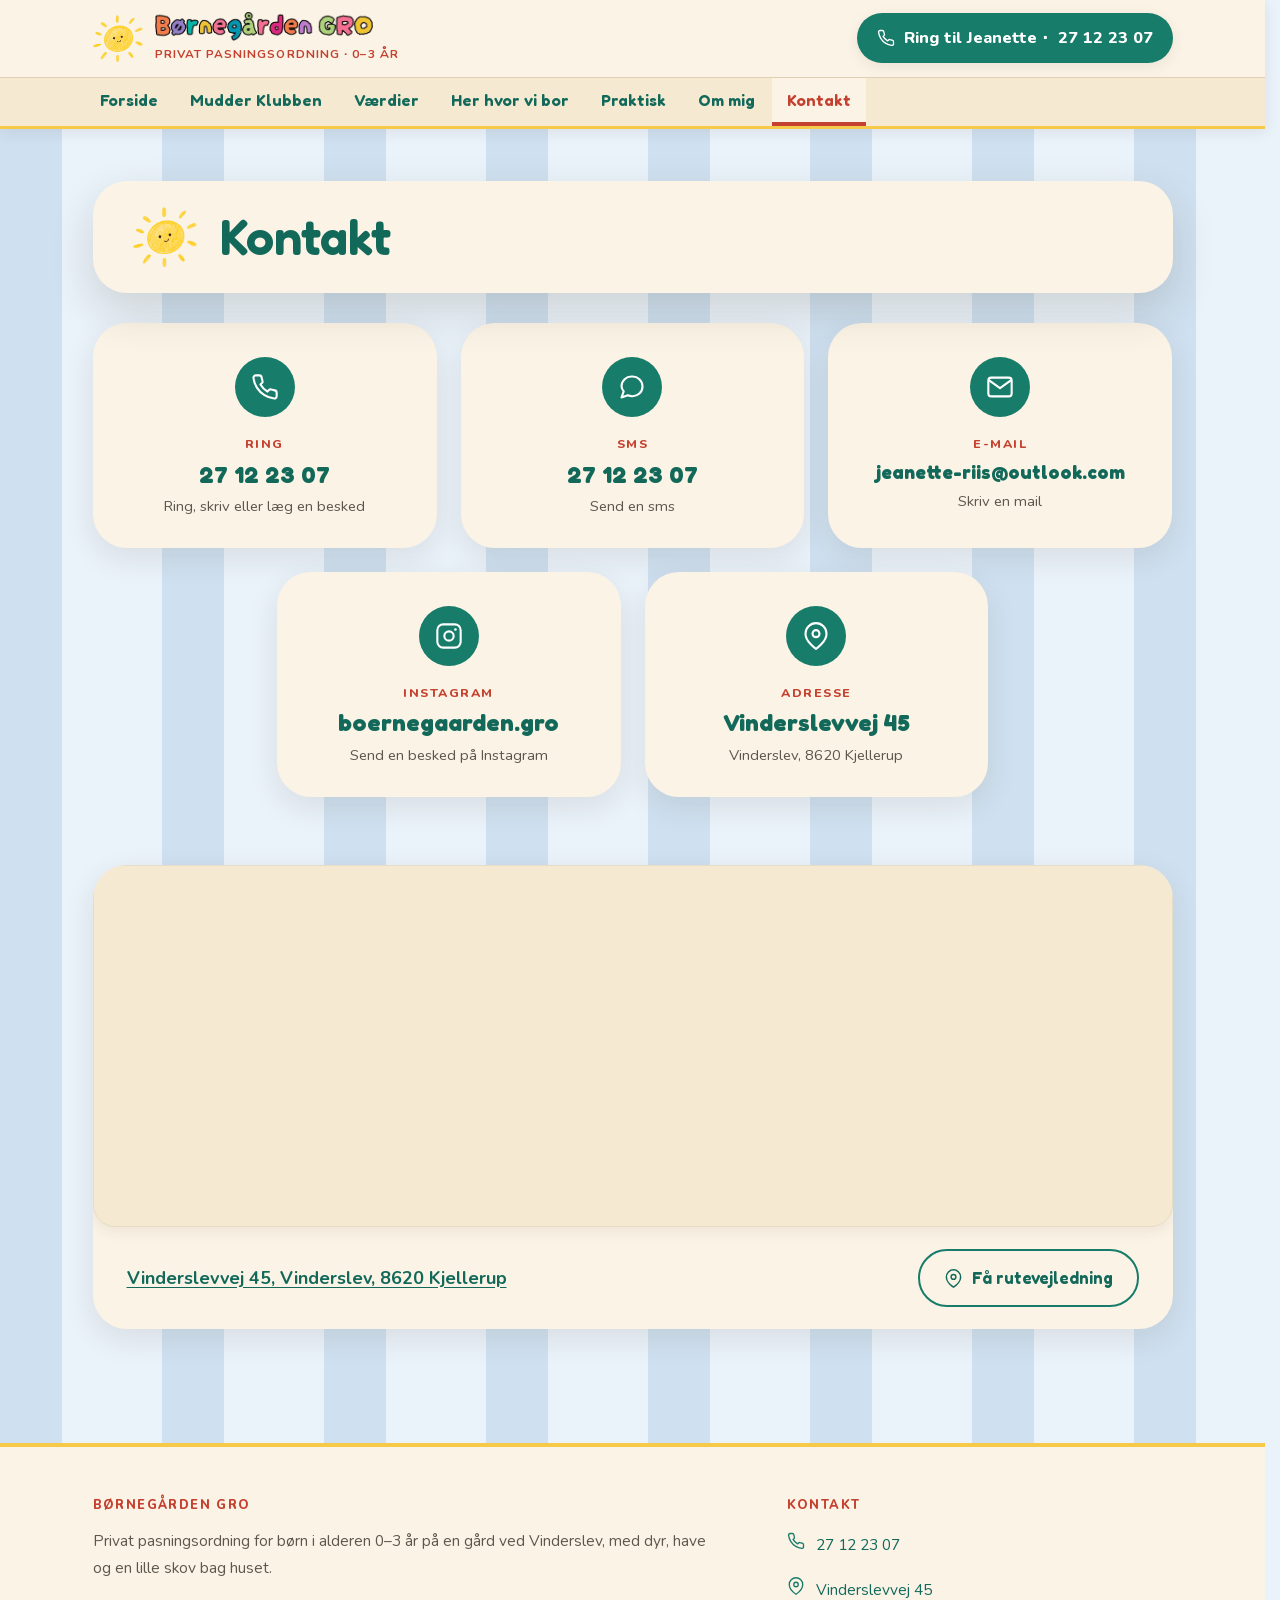
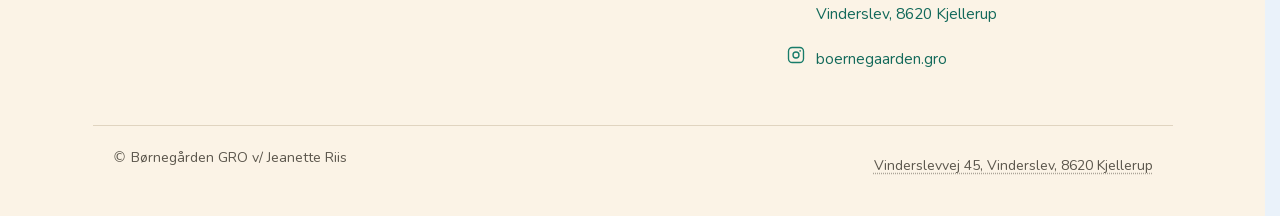
<file: kontakt.html>
<!DOCTYPE html>
<html lang="da">
<head>
<meta charset="UTF-8">
<meta name="viewport" content="width=device-width, initial-scale=1">
<title>Børnegården GRO | Kontakt og find vej i Vinderslev</title>
<meta name="description" content="Ring til Jeanette på 27 12 23 07 eller kom forbi Vinderslevvej 45, Vinderslev, 8620 Kjellerup. Se kort og rutevejledning.">
<meta property="og:title" content="Børnegården GRO | Kontakt og find vej i Vinderslev">
<meta property="og:description" content="Ring til Jeanette på 27 12 23 07 eller kom forbi Vinderslevvej 45, Vinderslev, 8620 Kjellerup. Se kort og rutevejledning.">
<meta property="og:type" content="website">
<meta property="og:locale" content="da_DK">
<meta property="og:site_name" content="Børnegården GRO">
<link rel="canonical" href="https://www.boernegaardengro.dk/kontakt.html">
<meta property="og:url" content="https://www.boernegaardengro.dk/kontakt.html">
<meta property="og:image" content="https://www.boernegaardengro.dk/billeder/sted-hus.jpg">
<meta property="og:image:width" content="1080">
<meta property="og:image:height" content="720">
<meta property="og:image:alt" content="Gården og huset, hvor Børnegården GRO holder til">
<meta name="twitter:card" content="summary_large_image">
<meta name="robots" content="index, follow, max-image-preview:large, max-snippet:-1">
<meta name="geo.region" content="DK-82">
<meta name="geo.placename" content="Vinderslev, Kjellerup">
<!-- Skrifterne ligger på vores egen server. Ingen fremmed forbindelse skal
     åbnes først, og der sendes ingen besøgsdata til Google. De tre filer er
     variable og beskåret til danske tegn: 75 KB i alt mod ca. 207 KB før. -->
<link rel="preload" href="assets/skrifter/nunito.woff2" as="font" type="font/woff2" crossorigin>
<link rel="preload" href="assets/skrifter/fredoka.woff2" as="font" type="font/woff2" crossorigin>
<link rel="stylesheet" href="assets/style.min.css">
<!-- Peger man på en fane, henter og optegner browseren siden på forhånd.
     Klikket bliver derefter øjeblikkeligt. "moderate" betyder: først når
     musen har hvilet ca. 200 ms, så der ikke hentes sider i blinde. -->
<script type="speculationrules">
{"prefetch":[{"where":{"or":[{"href_matches":"index.html"},{"href_matches":"mudderklubben.html"},{"href_matches":"vaerdier.html"},{"href_matches":"her-hvor-vi-bor.html"},{"href_matches":"praktisk.html"},{"href_matches":"om-mig.html"},{"href_matches":"kontakt.html"}]},"eagerness":"moderate"}]}
</script>

<!-- Fanebladets ikon er Jeanettes tegnede sol, se billeder/faviconer.py.
     Fire PNG'er, én pr. størrelse browseren beder om. Hver er tegnet for sig
     med den luft, der passer til dén størrelse, i stedet for at blive
     skaleret ned fra én stor fil – ved 16 px er der ikke pixels at spilde.
     Google vil have et kvadratisk favicon i en størrelse deleligt med 48
     og tager gerne den største, der er erklæret; derfor står 96 med.
     favicon.ico er ikke erklæret her, men ligger stadig i roden: browsere
     og bots henter /favicon.ico af gammel vane, uanset hvad der står i
     HTML'en. Det samme gælder favicon.svg – tegningen er pixels, ikke
     kurver, og en SVG med et billede pakket ind i sig er kun en dyrere PNG. -->
<link rel="icon" href="favicon-16.png" type="image/png" sizes="16x16">
<link rel="icon" href="favicon-32.png" type="image/png" sizes="32x32">
<link rel="icon" href="favicon-48.png" type="image/png" sizes="48x48">
<link rel="icon" href="favicon-96.png" type="image/png" sizes="96x96">
<link rel="apple-touch-icon" href="apple-touch-icon.png">
<link rel="manifest" href="site.webmanifest">
<meta name="theme-color" content="#fbf3e6">
<meta name="apple-mobile-web-app-title" content="GRO">
<script type="application/ld+json">{"@context":"https://schema.org","@graph":[{"@type":"ChildCare","@id":"https://www.boernegaardengro.dk/#virksomhed","name":"Børnegården GRO","alternateName":"Børnegården GRO – privat pasningsordning","description":"Privat pasningsordning for børn i alderen 0-3 år på en gård ved Vinderslev nord for Silkeborg. Dyr, have, egen lille skov og en hverdag med gårdliv, nærvær og vild leg.","url":"https://www.boernegaardengro.dk/","telephone":"+4527122307","image":"https://www.boernegaardengro.dk/billeder/forside-vandloeb.jpg","logo":{"@type":"ImageObject","url":"https://www.boernegaardengro.dk/logo-512.png","width":512,"height":512},"priceRange":"3.213 kr./md. i egenbetaling","address":{"@type":"PostalAddress","streetAddress":"Vinderslevvej 45","addressLocality":"Vinderslev","postalCode":"8620","addressRegion":"Kjellerup","addressCountry":"DK"},"geo":{"@type":"GeoCoordinates","latitude":56.25713,"longitude":9.43122},"hasMap":"https://www.google.com/maps/search/?api=1&query=56.25713,9.43122","areaServed":[{"@type":"Place","name":"Vinderslev"},{"@type":"Place","name":"Kjellerup"},{"@type":"Place","name":"Silkeborg Kommune"}],"sameAs":["https://www.instagram.com/boernegaarden.gro/"],"founder":{"@id":"https://www.boernegaardengro.dk/#jeanette"},"employee":{"@id":"https://www.boernegaardengro.dk/#jeanette"},"knowsLanguage":"da","currenciesAccepted":"DKK","audience":{"@type":"PeopleAudience","suggestedMinAge":0,"suggestedMaxAge":3},"makesOffer":{"@type":"Offer","name":"Fast pasningsplads, 0–3 år","priceCurrency":"DKK","price":"3213","priceSpecification":{"@type":"UnitPriceSpecification","price":"3213","priceCurrency":"DKK","unitText":"måned","description":"Egenbetaling efter kommunalt tilskud på 8.027 kr. fra Silkeborg Kommune."},"areaServed":{"@type":"Place","name":"Silkeborg Kommune"}}},{"@type":"Person","@id":"https://www.boernegaardengro.dk/#jeanette","name":"Jeanette Riis","jobTitle":"Privat børnepasser","description":"Driver Børnegården GRO i Vinderslev og har næsten 10 års erfaring med dagpleje og privat pasningsordning.","url":"https://www.boernegaardengro.dk/om-mig.html","image":"https://www.boernegaardengro.dk/billeder/jeanette.jpg","worksFor":{"@id":"https://www.boernegaardengro.dk/#virksomhed"},"telephone":"+4527122307"},{"@type":"WebSite","@id":"https://www.boernegaardengro.dk/#hjemmeside","name":"Børnegården GRO","url":"https://www.boernegaardengro.dk/","inLanguage":"da-DK","publisher":{"@id":"https://www.boernegaardengro.dk/#virksomhed"}},{"@type":"ContactPage","@id":"https://www.boernegaardengro.dk/kontakt.html","url":"https://www.boernegaardengro.dk/kontakt.html","name":"Børnegården GRO | Kontakt og find vej i Vinderslev","description":"Ring til Jeanette på 27 12 23 07 eller kom forbi Vinderslevvej 45, Vinderslev, 8620 Kjellerup. Se kort og rutevejledning.","inLanguage":"da-DK","isPartOf":{"@id":"https://www.boernegaardengro.dk/#hjemmeside"},"about":{"@id":"https://www.boernegaardengro.dk/#virksomhed"},"primaryImageOfPage":{"@type":"ImageObject","url":"https://www.boernegaardengro.dk/billeder/sted-hus.jpg"}},{"@type":"BreadcrumbList","itemListElement":[{"@type":"ListItem","position":1,"name":"Forside","item":"https://www.boernegaardengro.dk/"},{"@type":"ListItem","position":2,"name":"Kontakt","item":"https://www.boernegaardengro.dk/kontakt.html"}]}]}</script>
</head>
<body>
<a class="spring-til" href="#indhold">Spring til indhold</a>
<header class="top">
  <div class="top-inder">
    <a class="logo" href="index.html">
      <picture class="sol"><source type="image/webp" srcset="billeder/sol.webp"><img src="billeder/sol.png" alt="" aria-hidden="true" width="200" height="186" loading="lazy" decoding="async"></picture>
      <span>
        <picture class="logo-navn"><source type="image/webp" srcset="billeder/logo-gro-lille.webp"><img src="billeder/logo-gro-lille.png" alt="Børnegården GRO" width="466" height="63" fetchpriority="high" decoding="async"></picture>
        <span class="logo-under">Privat pasningsordning &middot; 0&ndash;3 år</span>
      </span>
    </a>
    <a class="top-ring" href="tel:+4527122307"><svg viewBox="0 0 24 24" fill="none" stroke="currentColor" stroke-width="1.8" stroke-linecap="round" stroke-linejoin="round" aria-hidden="true"><path d="M22 16.9v3a2 2 0 0 1-2.2 2 19.8 19.8 0 0 1-8.6-3.1 19.5 19.5 0 0 1-6-6A19.8 19.8 0 0 1 2.1 4.2 2 2 0 0 1 4.1 2h3a2 2 0 0 1 2 1.7c.1 1 .4 1.9.7 2.8a2 2 0 0 1-.4 2.1L8.1 9.9a16 16 0 0 0 6 6l1.3-1.3a2 2 0 0 1 2.1-.4c.9.3 1.8.6 2.8.7a2 2 0 0 1 1.7 2z"/></svg><span class="ring-lang">Ring til Jeanette &middot; </span>27 12 23 07</a>
  </div>
  <nav class="faner" aria-label="Hovedmenu">
    <ul>
      <li><a href="index.html">Forside</a></li>
      <li><a href="mudderklubben.html">Mudder&nbsp;Klubben</a></li>
      <li><a href="vaerdier.html">Værdier</a></li>
      <li><a href="her-hvor-vi-bor.html">Her hvor vi bor</a></li>
      <li><a href="praktisk.html">Praktisk</a></li>
      <li><a href="om-mig.html">Om mig</a></li>
      <li><a href="kontakt.html" aria-current="page">Kontakt</a></li>
    </ul>
  </nav>
</header>
<main id="indhold">

<div class="wrap">
  <div class="sidehoved sidehoved-lav">
    <picture class="sol-titel"><source type="image/webp" srcset="billeder/sol.webp"><img src="billeder/sol.png" alt="" aria-hidden="true" width="200" height="186" loading="lazy" decoding="async"></picture>
    <h1>Kontakt</h1>
  </div>
</div>

<section>
  <div class="wrap">
    <ul class="kontaktveje">
      <li>
        <a href="tel:+4527122307">
          <span class="kontaktvej-ikon"><svg viewBox="0 0 24 24" fill="none" stroke="currentColor" stroke-width="1.8" stroke-linecap="round" stroke-linejoin="round" aria-hidden="true"><path d="M22 16.9v3a2 2 0 0 1-2.2 2 19.8 19.8 0 0 1-8.6-3.1 19.5 19.5 0 0 1-6-6A19.8 19.8 0 0 1 2.1 4.2 2 2 0 0 1 4.1 2h3a2 2 0 0 1 2 1.7c.1 1 .4 1.9.7 2.8a2 2 0 0 1-.4 2.1L8.1 9.9a16 16 0 0 0 6 6l1.3-1.3a2 2 0 0 1 2.1-.4c.9.3 1.8.6 2.8.7a2 2 0 0 1 1.7 2z"/></svg></span>
          <span class="kontaktvej-navn">Ring</span>
          <span class="kontaktvej-vaerdi">27 12 23 07</span>
          <span class="kontaktvej-note">Ring, skriv eller læg en besked</span>
        </a>
      </li>
      <li>
        <a href="sms:+4527122307">
          <span class="kontaktvej-ikon"><svg viewBox="0 0 24 24" fill="none" stroke="currentColor" stroke-width="1.8" stroke-linecap="round" stroke-linejoin="round" aria-hidden="true"><path d="M21 11.5a8.4 8.4 0 0 1-9 8.4 9 9 0 0 1-3.6-.8L3 21l1.9-5.2A8.4 8.4 0 0 1 3 11.5 8.5 8.5 0 0 1 12 3a8.5 8.5 0 0 1 9 8.5z"/></svg></span>
          <span class="kontaktvej-navn">SMS</span>
          <span class="kontaktvej-vaerdi">27 12 23 07</span>
          <span class="kontaktvej-note">Send en sms</span>
        </a>
      </li>
      <li>
        <a href="mailto:jeanette-riis@outlook.com">
          <span class="kontaktvej-ikon"><svg viewBox="0 0 24 24" fill="none" stroke="currentColor" stroke-width="1.8" stroke-linecap="round" stroke-linejoin="round" aria-hidden="true"><rect x="2" y="4" width="20" height="16" rx="2.5"/><path d="m3 6.5 9 6.5 9-6.5"/></svg></span>
          <span class="kontaktvej-navn">E-mail</span>
          <span class="kontaktvej-vaerdi lang">jeanette-riis@outlook.com</span>
          <span class="kontaktvej-note">Skriv en mail</span>
        </a>
      </li>
      <li>
        <a href="https://www.instagram.com/boernegaarden.gro/" target="_blank" rel="noopener">
          <span class="kontaktvej-ikon"><svg viewBox="0 0 24 24" fill="none" stroke="currentColor" stroke-width="1.8" stroke-linecap="round" stroke-linejoin="round" aria-hidden="true"><rect x="2" y="2" width="20" height="20" rx="5"/><circle cx="12" cy="12" r="4"/><circle cx="17.5" cy="6.5" r="1.1" fill="currentColor" stroke="none"/></svg></span>
          <span class="kontaktvej-navn">Instagram</span>
          <span class="kontaktvej-vaerdi">boernegaarden.gro</span>
          <span class="kontaktvej-note">Send en besked på Instagram</span>
        </a>
      </li>
      <li>
        <a href="https://www.google.com/maps/search/?api=1&amp;query=Vinderslevvej+45,+8620+Kjellerup" target="_blank" rel="noopener" title="Åbn adressen i Google Maps">
          <span class="kontaktvej-ikon"><svg viewBox="0 0 24 24" fill="none" stroke="currentColor" stroke-width="1.8" stroke-linecap="round" stroke-linejoin="round" aria-hidden="true"><path d="M21 10c0 7-9 13-9 13s-9-6-9-13a9 9 0 0 1 18 0z"/><circle cx="12" cy="10" r="3"/></svg></span>
          <span class="kontaktvej-navn">Adresse</span>
          <span class="kontaktvej-vaerdi">Vinderslevvej 45</span>
          <span class="kontaktvej-note">Vinderslev, 8620 Kjellerup</span>
        </a>
      </li>
    </ul>
  </div>
</section>

<section>
  <div class="wrap">
    <div class="kort kortkort">
      <div class="kort-boks">
        <iframe
          title="Kort over Vinderslevvej 45, Vinderslev, 8620 Kjellerup"
          src="https://www.openstreetmap.org/export/embed.html?bbox=9.4032%2C56.2491%2C9.4592%2C56.2651&amp;layer=mapnik&amp;marker=56.25713%2C9.43122"
          loading="lazy" referrerpolicy="no-referrer-when-downgrade"></iframe>
      </div>
      <div class="kort-adresse">
        <p class="nulmargen"><strong><a href="https://www.google.com/maps/search/?api=1&amp;query=Vinderslevvej+45,+8620+Kjellerup" target="_blank" rel="noopener" title="Åbn adressen i Google Maps">Vinderslevvej 45, Vinderslev, 8620 Kjellerup</a></strong></p>
        <a class="knap knap-blank" href="https://www.google.com/maps/dir/?api=1&amp;destination=Vinderslevvej+45,+8620+Kjellerup" target="_blank" rel="noopener"><svg viewBox="0 0 24 24" fill="none" stroke="currentColor" stroke-width="1.8" stroke-linecap="round" stroke-linejoin="round" aria-hidden="true"><path d="M21 10c0 7-9 13-9 13s-9-6-9-13a9 9 0 0 1 18 0z"/><circle cx="12" cy="10" r="3"/></svg> Få rutevejledning</a>
      </div>
    </div>
  </div>
</section>

</main>
<footer>
  <div class="wrap">
    <div class="footer-grid">
      <div>
        <h2>Børnegården GRO</h2>
        <p class="daempet">Privat pasningsordning for børn i alderen 0&ndash;3 år
        på en gård ved Vinderslev, med dyr, have og en lille skov bag huset.</p>
      </div>
      <div>
        <h2>Kontakt</h2>
        <ul class="footer-kontakt">
          <li><svg viewBox="0 0 24 24" fill="none" stroke="currentColor" stroke-width="1.8" stroke-linecap="round" stroke-linejoin="round" aria-hidden="true"><path d="M22 16.9v3a2 2 0 0 1-2.2 2 19.8 19.8 0 0 1-8.6-3.1 19.5 19.5 0 0 1-6-6A19.8 19.8 0 0 1 2.1 4.2 2 2 0 0 1 4.1 2h3a2 2 0 0 1 2 1.7c.1 1 .4 1.9.7 2.8a2 2 0 0 1-.4 2.1L8.1 9.9a16 16 0 0 0 6 6l1.3-1.3a2 2 0 0 1 2.1-.4c.9.3 1.8.6 2.8.7a2 2 0 0 1 1.7 2z"/></svg><a href="tel:+4527122307">27 12 23 07</a></li>
          <li><svg viewBox="0 0 24 24" fill="none" stroke="currentColor" stroke-width="1.8" stroke-linecap="round" stroke-linejoin="round" aria-hidden="true"><path d="M21 10c0 7-9 13-9 13s-9-6-9-13a9 9 0 0 1 18 0z"/><circle cx="12" cy="10" r="3"/></svg><a href="https://www.google.com/maps/search/?api=1&amp;query=Vinderslevvej+45,+8620+Kjellerup" target="_blank" rel="noopener" title="Åbn adressen i Google Maps">Vinderslevvej 45<br>Vinderslev, 8620 Kjellerup</a></li>
          <li><svg viewBox="0 0 24 24" fill="none" stroke="currentColor" stroke-width="1.8" stroke-linecap="round" stroke-linejoin="round" aria-hidden="true"><rect x="2" y="2" width="20" height="20" rx="5"/><circle cx="12" cy="12" r="4"/><circle cx="17.5" cy="6.5" r="1.1" fill="currentColor" stroke="none"/></svg><a href="https://www.instagram.com/boernegaarden.gro/" target="_blank" rel="noopener">boernegaarden.gro</a></li>
        </ul>
      </div>
    </div>
    <div class="footer-bund">
      <span>&copy; Børnegården GRO v/ Jeanette Riis</span>
      <span><a href="https://www.google.com/maps/search/?api=1&amp;query=Vinderslevvej+45,+8620+Kjellerup" target="_blank" rel="noopener" title="Åbn adressen i Google Maps">Vinderslevvej 45, Vinderslev, 8620 Kjellerup</a></span>
    </div>
  </div>
</footer>
<script src="assets/karrusel.js" defer></script>
<script src="assets/lys.js" defer></script>
<script src="assets/overgang.js" defer></script>
</body>
</html>
</file>
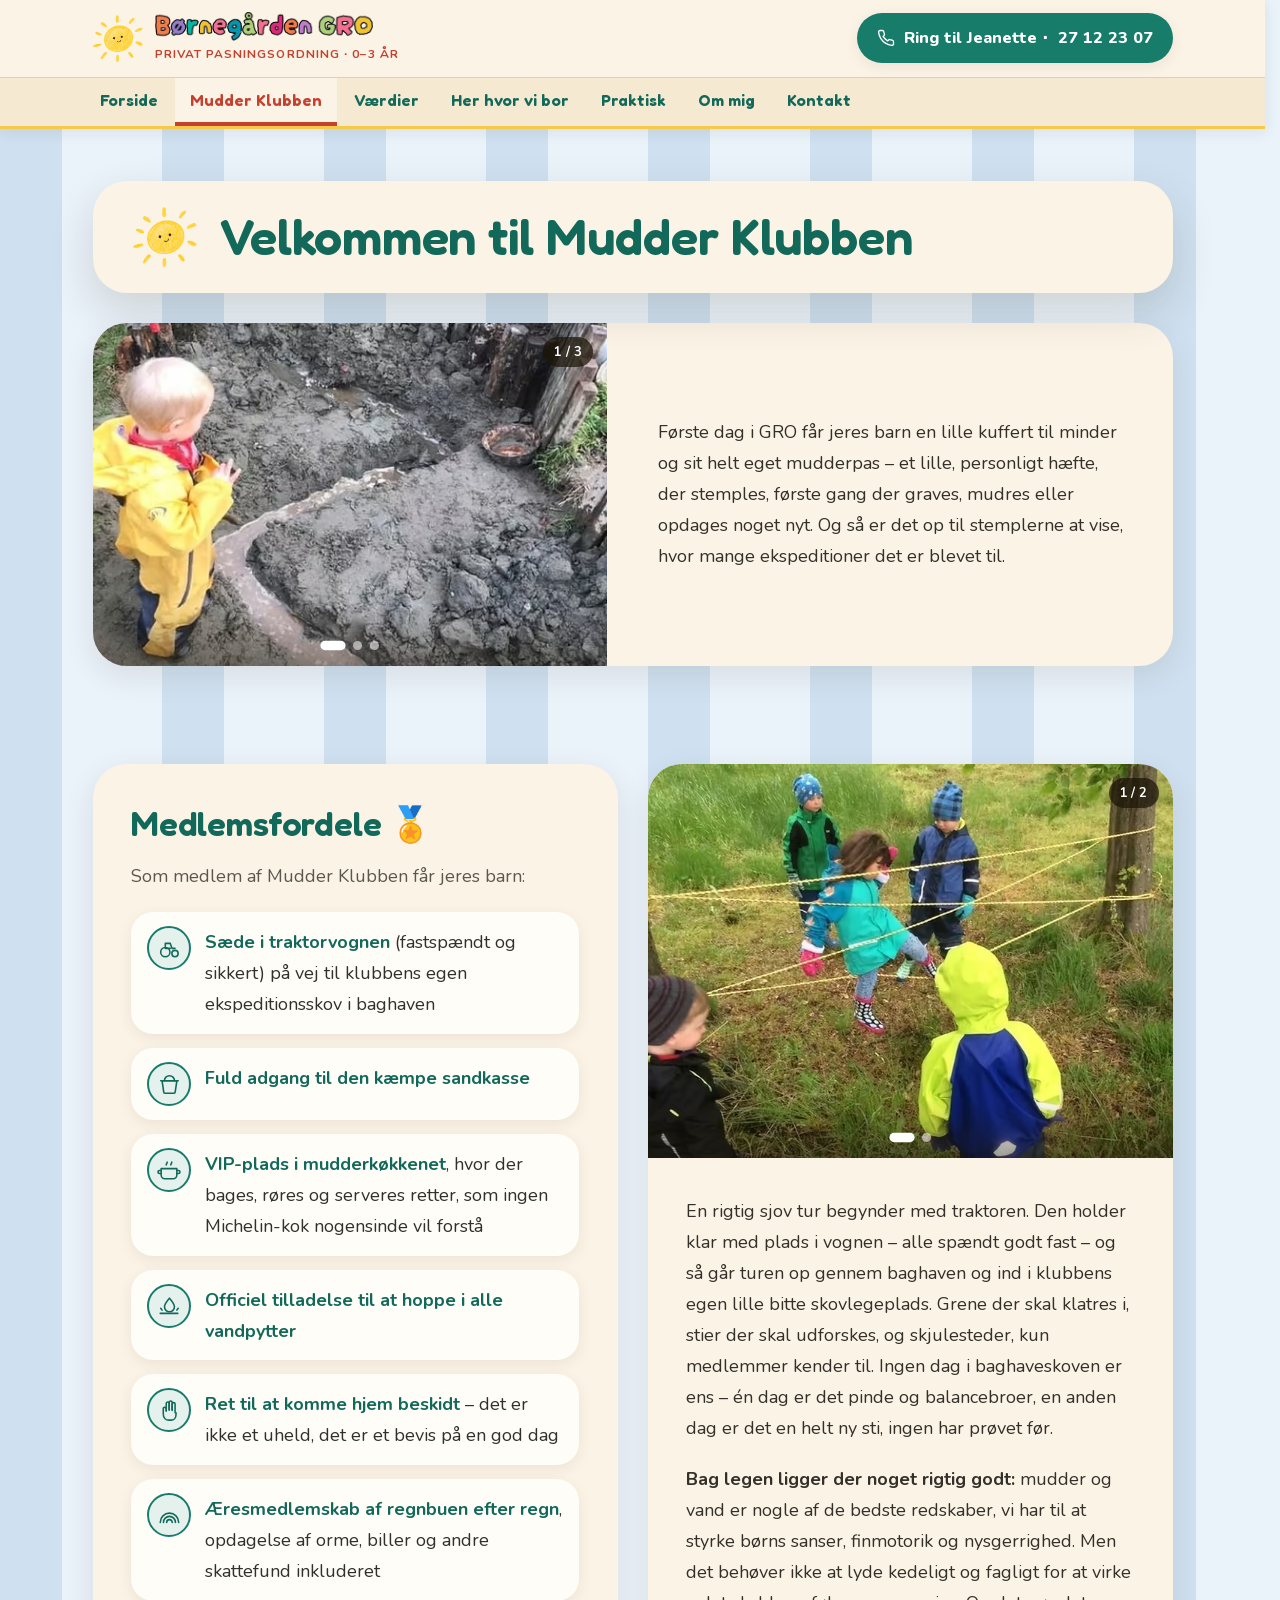
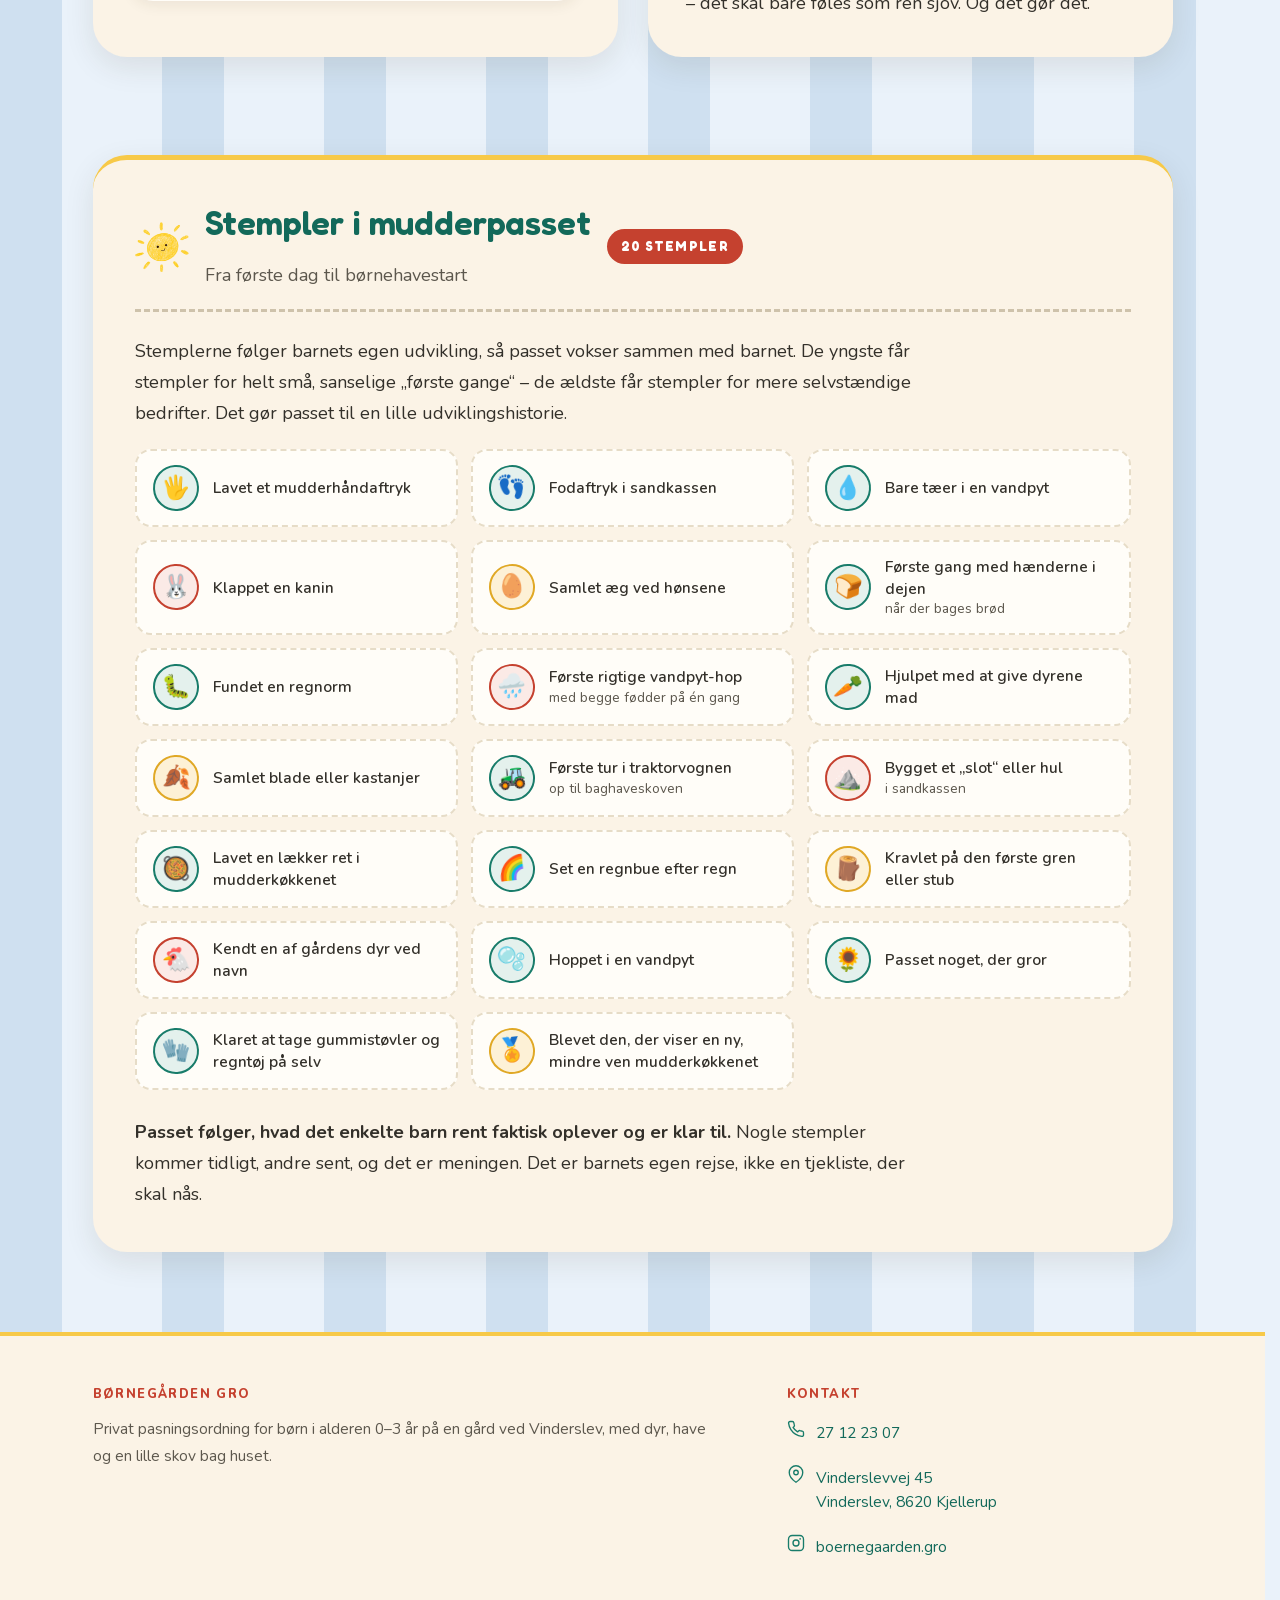
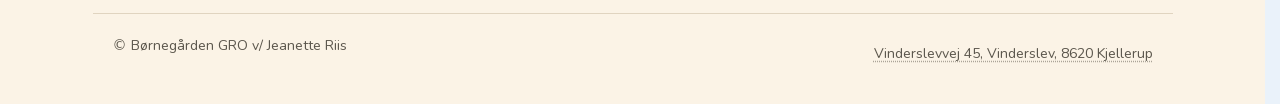
<file: mudderklubben.html>
<!DOCTYPE html>
<html lang="da">
<head>
<meta charset="UTF-8">
<meta name="viewport" content="width=device-width, initial-scale=1">
<title>Børnegården GRO | Mudder Klubben, mudderpas og traktorture</title>
<meta name="description" content="Mudderpas, traktorture til baghaveskoven, den kæmpe sandkasse og officiel tilladelse til at hoppe i alle vandpytter.">
<meta property="og:title" content="Børnegården GRO | Mudder Klubben, mudderpas og traktorture">
<meta property="og:description" content="Mudderpas, traktorture til baghaveskoven, den kæmpe sandkasse og officiel tilladelse til at hoppe i alle vandpytter.">
<meta property="og:type" content="website">
<meta property="og:locale" content="da_DK">
<meta property="og:site_name" content="Børnegården GRO">
<link rel="canonical" href="https://www.boernegaardengro.dk/mudderklubben.html">
<meta property="og:url" content="https://www.boernegaardengro.dk/mudderklubben.html">
<meta property="og:image" content="https://www.boernegaardengro.dk/billeder/mk-vandloeb.jpg">
<meta property="og:image:width" content="720">
<meta property="og:image:height" content="480">
<meta property="og:image:alt" content="Barn i gul regnjakke ved et gravet vandløb i mudderet hos Mudder Klubben">
<meta name="twitter:card" content="summary_large_image">
<meta name="robots" content="index, follow, max-image-preview:large, max-snippet:-1">
<meta name="geo.region" content="DK-82">
<meta name="geo.placename" content="Vinderslev, Kjellerup">
<!-- Skrifterne ligger på vores egen server. Ingen fremmed forbindelse skal
     åbnes først, og der sendes ingen besøgsdata til Google. De tre filer er
     variable og beskåret til danske tegn: 75 KB i alt mod ca. 207 KB før. -->
<link rel="preload" href="assets/skrifter/nunito.woff2" as="font" type="font/woff2" crossorigin>
<link rel="preload" href="assets/skrifter/fredoka.woff2" as="font" type="font/woff2" crossorigin>
<link rel="stylesheet" href="assets/style.min.css">
<!-- Peger man på en fane, henter og optegner browseren siden på forhånd.
     Klikket bliver derefter øjeblikkeligt. "moderate" betyder: først når
     musen har hvilet ca. 200 ms, så der ikke hentes sider i blinde. -->
<script type="speculationrules">
{"prefetch":[{"where":{"or":[{"href_matches":"index.html"},{"href_matches":"mudderklubben.html"},{"href_matches":"vaerdier.html"},{"href_matches":"her-hvor-vi-bor.html"},{"href_matches":"praktisk.html"},{"href_matches":"om-mig.html"},{"href_matches":"kontakt.html"}]},"eagerness":"moderate"}]}
</script>
<link rel="preload" as="image" type="image/avif" imagesrcset="billeder/mk-vandloeb-1x.avif 540w, billeder/mk-vandloeb-15x.avif 720w, billeder/mk-vandloeb.avif 720w" imagesizes="(max-width: 900px) 100vw, 530px" fetchpriority="high">
<!-- Fanebladets ikon er Jeanettes tegnede sol, se billeder/faviconer.py.
     Fire PNG'er, én pr. størrelse browseren beder om. Hver er tegnet for sig
     med den luft, der passer til dén størrelse, i stedet for at blive
     skaleret ned fra én stor fil – ved 16 px er der ikke pixels at spilde.
     Google vil have et kvadratisk favicon i en størrelse deleligt med 48
     og tager gerne den største, der er erklæret; derfor står 96 med.
     favicon.ico er ikke erklæret her, men ligger stadig i roden: browsere
     og bots henter /favicon.ico af gammel vane, uanset hvad der står i
     HTML'en. Det samme gælder favicon.svg – tegningen er pixels, ikke
     kurver, og en SVG med et billede pakket ind i sig er kun en dyrere PNG. -->
<link rel="icon" href="favicon-16.png" type="image/png" sizes="16x16">
<link rel="icon" href="favicon-32.png" type="image/png" sizes="32x32">
<link rel="icon" href="favicon-48.png" type="image/png" sizes="48x48">
<link rel="icon" href="favicon-96.png" type="image/png" sizes="96x96">
<link rel="apple-touch-icon" href="apple-touch-icon.png">
<link rel="manifest" href="site.webmanifest">
<meta name="theme-color" content="#fbf3e6">
<meta name="apple-mobile-web-app-title" content="GRO">
<script type="application/ld+json">{"@context":"https://schema.org","@graph":[{"@type":"ChildCare","@id":"https://www.boernegaardengro.dk/#virksomhed","name":"Børnegården GRO","alternateName":"Børnegården GRO – privat pasningsordning","description":"Privat pasningsordning for børn i alderen 0-3 år på en gård ved Vinderslev nord for Silkeborg. Dyr, have, egen lille skov og en hverdag med gårdliv, nærvær og vild leg.","url":"https://www.boernegaardengro.dk/","telephone":"+4527122307","image":"https://www.boernegaardengro.dk/billeder/forside-vandloeb.jpg","logo":{"@type":"ImageObject","url":"https://www.boernegaardengro.dk/logo-512.png","width":512,"height":512},"priceRange":"3.213 kr./md. i egenbetaling","address":{"@type":"PostalAddress","streetAddress":"Vinderslevvej 45","addressLocality":"Vinderslev","postalCode":"8620","addressRegion":"Kjellerup","addressCountry":"DK"},"geo":{"@type":"GeoCoordinates","latitude":56.25713,"longitude":9.43122},"hasMap":"https://www.google.com/maps/search/?api=1&query=56.25713,9.43122","areaServed":[{"@type":"Place","name":"Vinderslev"},{"@type":"Place","name":"Kjellerup"},{"@type":"Place","name":"Silkeborg Kommune"}],"sameAs":["https://www.instagram.com/boernegaarden.gro/"],"founder":{"@id":"https://www.boernegaardengro.dk/#jeanette"},"employee":{"@id":"https://www.boernegaardengro.dk/#jeanette"},"knowsLanguage":"da","currenciesAccepted":"DKK","audience":{"@type":"PeopleAudience","suggestedMinAge":0,"suggestedMaxAge":3},"makesOffer":{"@type":"Offer","name":"Fast pasningsplads, 0–3 år","priceCurrency":"DKK","price":"3213","priceSpecification":{"@type":"UnitPriceSpecification","price":"3213","priceCurrency":"DKK","unitText":"måned","description":"Egenbetaling efter kommunalt tilskud på 8.027 kr. fra Silkeborg Kommune."},"areaServed":{"@type":"Place","name":"Silkeborg Kommune"}}},{"@type":"Person","@id":"https://www.boernegaardengro.dk/#jeanette","name":"Jeanette Riis","jobTitle":"Privat børnepasser","description":"Driver Børnegården GRO i Vinderslev og har næsten 10 års erfaring med dagpleje og privat pasningsordning.","url":"https://www.boernegaardengro.dk/om-mig.html","image":"https://www.boernegaardengro.dk/billeder/jeanette.jpg","worksFor":{"@id":"https://www.boernegaardengro.dk/#virksomhed"},"telephone":"+4527122307"},{"@type":"WebSite","@id":"https://www.boernegaardengro.dk/#hjemmeside","name":"Børnegården GRO","url":"https://www.boernegaardengro.dk/","inLanguage":"da-DK","publisher":{"@id":"https://www.boernegaardengro.dk/#virksomhed"}},{"@type":"WebPage","@id":"https://www.boernegaardengro.dk/mudderklubben.html","url":"https://www.boernegaardengro.dk/mudderklubben.html","name":"Børnegården GRO | Mudder Klubben, mudderpas og traktorture","description":"Mudderpas, traktorture til baghaveskoven, den kæmpe sandkasse og officiel tilladelse til at hoppe i alle vandpytter.","inLanguage":"da-DK","isPartOf":{"@id":"https://www.boernegaardengro.dk/#hjemmeside"},"about":{"@id":"https://www.boernegaardengro.dk/#virksomhed"},"primaryImageOfPage":{"@type":"ImageObject","url":"https://www.boernegaardengro.dk/billeder/mk-vandloeb.jpg"}},{"@type":"BreadcrumbList","itemListElement":[{"@type":"ListItem","position":1,"name":"Forside","item":"https://www.boernegaardengro.dk/"},{"@type":"ListItem","position":2,"name":"Mudder Klubben","item":"https://www.boernegaardengro.dk/mudderklubben.html"}]}]}</script>
</head>
<body>
<a class="spring-til" href="#indhold">Spring til indhold</a>
<header class="top">
  <div class="top-inder">
    <a class="logo" href="index.html">
      <picture class="sol"><source type="image/webp" srcset="billeder/sol.webp"><img src="billeder/sol.png" alt="" aria-hidden="true" width="200" height="186" loading="lazy" decoding="async"></picture>
      <span>
        <picture class="logo-navn"><source type="image/webp" srcset="billeder/logo-gro-lille.webp"><img src="billeder/logo-gro-lille.png" alt="Børnegården GRO" width="466" height="63" fetchpriority="high" decoding="async"></picture>
        <span class="logo-under">Privat pasningsordning &middot; 0&ndash;3 år</span>
      </span>
    </a>
    <a class="top-ring" href="tel:+4527122307"><svg viewBox="0 0 24 24" fill="none" stroke="currentColor" stroke-width="1.8" stroke-linecap="round" stroke-linejoin="round" aria-hidden="true"><path d="M22 16.9v3a2 2 0 0 1-2.2 2 19.8 19.8 0 0 1-8.6-3.1 19.5 19.5 0 0 1-6-6A19.8 19.8 0 0 1 2.1 4.2 2 2 0 0 1 4.1 2h3a2 2 0 0 1 2 1.7c.1 1 .4 1.9.7 2.8a2 2 0 0 1-.4 2.1L8.1 9.9a16 16 0 0 0 6 6l1.3-1.3a2 2 0 0 1 2.1-.4c.9.3 1.8.6 2.8.7a2 2 0 0 1 1.7 2z"/></svg><span class="ring-lang">Ring til Jeanette &middot; </span>27 12 23 07</a>
  </div>
  <nav class="faner" aria-label="Hovedmenu">
    <ul>
      <li><a href="index.html">Forside</a></li>
      <li><a href="mudderklubben.html" aria-current="page">Mudder&nbsp;Klubben</a></li>
      <li><a href="vaerdier.html">Værdier</a></li>
      <li><a href="her-hvor-vi-bor.html">Her hvor vi bor</a></li>
      <li><a href="praktisk.html">Praktisk</a></li>
      <li><a href="om-mig.html">Om mig</a></li>
      <li><a href="kontakt.html">Kontakt</a></li>
    </ul>
  </nav>
</header>
<main id="indhold">

<div class="wrap">
  <div class="sidehoved sidehoved-lav">
    <picture class="sol-titel"><source type="image/webp" srcset="billeder/sol.webp"><img src="billeder/sol.png" alt="" aria-hidden="true" width="200" height="186" loading="lazy" decoding="async"></picture>
    <h1>Velkommen til Mudder&nbsp;Klubben</h1>
  </div>
</div>

<section>
  <div class="wrap">
    <div class="blok">
      <div class="blok-billede"><div class="karrusel">
      <div class="karrusel-spor" tabindex="0" role="group"
           aria-roledescription="billedkarrusel" aria-label="Billeder fra Mudder Klubben">
        <div class="karrusel-billede"><picture><source type="image/avif" sizes="(max-width: 900px) 100vw, 530px" srcset="billeder/mk-vandloeb-1x.avif 540w, billeder/mk-vandloeb-15x.avif 720w, billeder/mk-vandloeb.avif 720w"><source type="image/webp" sizes="(max-width: 900px) 100vw, 530px" srcset="billeder/mk-vandloeb-1x.webp 540w, billeder/mk-vandloeb-15x.webp 720w, billeder/mk-vandloeb.webp 720w"><img src="billeder/mk-vandloeb.jpg" sizes="(max-width: 900px) 100vw, 530px" srcset="billeder/mk-vandloeb-1x.jpg 540w, billeder/mk-vandloeb-15x.jpg 720w, billeder/mk-vandloeb.jpg 720w" alt="Barn i gul regnjakke ved et gravet vandløb i mudderet" width="720" height="480" fetchpriority="high" decoding="async"></picture></div>
        <div class="karrusel-billede"><picture><source type="image/avif" sizes="(max-width: 900px) 100vw, 530px" srcset="billeder/mk-koekken-1x.avif 540w, billeder/mk-koekken-15x.avif 810w, billeder/mk-koekken.avif 1080w"><source type="image/webp" sizes="(max-width: 900px) 100vw, 530px" srcset="billeder/mk-koekken-1x.webp 540w, billeder/mk-koekken-15x.webp 810w, billeder/mk-koekken.webp 1080w"><img src="billeder/mk-koekken.jpg" sizes="(max-width: 900px) 100vw, 530px" srcset="billeder/mk-koekken-1x.jpg 540w, billeder/mk-koekken-15x.jpg 810w, billeder/mk-koekken.jpg 1080w" alt="To børn der rører mudder i mudderkøkkenet" width="1080" height="720" loading="lazy" fetchpriority="low" decoding="async"></picture></div>
        <div class="karrusel-billede"><picture><source type="image/avif" sizes="(max-width: 900px) 100vw, 530px" srcset="billeder/sted-have2-1x.avif 540w, billeder/sted-have2-15x.avif 810w, billeder/sted-have2.avif 1080w"><source type="image/webp" sizes="(max-width: 900px) 100vw, 530px" srcset="billeder/sted-have2-1x.webp 540w, billeder/sted-have2-15x.webp 810w, billeder/sted-have2.webp 1080w"><img src="billeder/sted-have2.jpg" sizes="(max-width: 900px) 100vw, 530px" srcset="billeder/sted-have2-1x.jpg 540w, billeder/sted-have2-15x.jpg 810w, billeder/sted-have2.jpg 1080w" alt="Mudderkøkkenets bord med gryder, urter og blade" width="1080" height="720" loading="lazy" fetchpriority="low" decoding="async"></picture></div>
      </div>
      <span class="karrusel-tael" aria-hidden="true"></span>
      <button class="karrusel-pil karrusel-forrige" type="button" aria-label="Forrige billede"><svg viewBox="0 0 24 24" fill="none" stroke="currentColor" stroke-width="1.8" stroke-linecap="round" stroke-linejoin="round" aria-hidden="true"><path d="M15 4.5 7.5 12l7.5 7.5"/></svg></button>
      <button class="karrusel-pil karrusel-naeste" type="button" aria-label="Næste billede"><svg viewBox="0 0 24 24" fill="none" stroke="currentColor" stroke-width="1.8" stroke-linecap="round" stroke-linejoin="round" aria-hidden="true"><path d="M9 4.5 16.5 12 9 19.5"/></svg></button>
      <div class="karrusel-bund">
        <div class="karrusel-prikker" role="tablist" aria-label="Vælg billede"></div>
      </div>
    </div></div>
      <div class="blok-tekst">
        <div class="prose">
          <p>Første dag i GRO får jeres barn en lille kuffert
          til minder og sit helt eget mudderpas &ndash; et lille, personligt hæfte, der
          stemples, første gang der graves, mudres eller opdages noget nyt. Og så er det op
          til stemplerne at vise, hvor mange ekspeditioner det er blevet til.</p>
        </div>
      </div>
    </div>
  </div>
</section>

<section>
  <div class="wrap">
    <div class="mk-saet">
      <div class="kort flad">
        <h2>Medlemsfordele <span aria-hidden="true">🏅</span></h2>
        <p class="daempet">Som medlem af Mudder Klubben får jeres barn:</p>
        <ul class="fordele">
        <li><span class="fordel-ikon"><svg viewBox="-1 -1 26 26" fill="none" stroke="currentColor" stroke-width="1.7" stroke-linecap="round" stroke-linejoin="round" aria-hidden="true"><circle cx="8" cy="16.5" r="5"/><circle cx="18.5" cy="18" r="3.4"/><path d="M8 10.5V7h5.4l1.8 5.4h3.3"/><path d="M13.4 12.4H8"/></svg></span><span class="fordel-tekst"><strong>Sæde i traktorvognen</strong> (fastspændt og sikkert) på vej til klubbens egen ekspeditionsskov i baghaven</span></li>
        <li><span class="fordel-ikon"><svg viewBox="-1 -1 26 26" fill="none" stroke="currentColor" stroke-width="1.7" stroke-linecap="round" stroke-linejoin="round" aria-hidden="true"><path d="M4.5 8.5h16l-1.8 12.2a1.6 1.6 0 0 1-1.6 1.3H7.9a1.6 1.6 0 0 1-1.6-1.3z"/><path d="M7 8.5a5.5 5.5 0 0 1 11 0"/><path d="M3 8.5h19"/></svg></span><span class="fordel-tekst"><strong>Fuld adgang til den kæmpe sandkasse</strong></span></li>
        <li><span class="fordel-ikon"><svg viewBox="-1 -1 26 26" fill="none" stroke="currentColor" stroke-width="1.7" stroke-linecap="round" stroke-linejoin="round" aria-hidden="true"><path d="M3.5 10.5h17v7a4 4 0 0 1-4 4h-9a4 4 0 0 1-4-4z"/><path d="M20.5 12.5h1.8a1.6 1.6 0 0 1 0 3.2h-1.8M3.5 12.5H1.7a1.6 1.6 0 0 0 0 3.2h1.8"/><path d="M9 6.5c0-1.4 1-1.6 1-3M14 6.5c0-1.4 1-1.6 1-3"/></svg></span><span class="fordel-tekst"><strong>VIP-plads i mudderkøkkenet</strong>, hvor der bages, røres og serveres retter, som ingen Michelin-kok nogensinde vil forstå</span></li>
        <li><span class="fordel-ikon"><svg viewBox="-1 -1 26 26" fill="none" stroke="currentColor" stroke-width="1.7" stroke-linecap="round" stroke-linejoin="round" aria-hidden="true"><path d="M12.5 3.5s5.4 6 5.4 9.4a5.4 5.4 0 0 1-10.8 0c0-3.4 5.4-9.4 5.4-9.4z"/><path d="M2.5 20h19"/><path d="M4.5 16.5 3 14.5M20.5 16.5 22 14.5"/></svg></span><span class="fordel-tekst"><strong>Officiel tilladelse til at hoppe i alle vandpytter</strong></span></li>
        <li><span class="fordel-ikon"><svg viewBox="-1 -1 26 26" fill="none" stroke="currentColor" stroke-width="1.7" stroke-linecap="round" stroke-linejoin="round" aria-hidden="true"><path d="M9 13V5a1.6 1.6 0 0 1 3.2 0v7"/><path d="M12.2 12V3.8a1.6 1.6 0 0 1 3.2 0V12"/><path d="M15.4 12.4V5.6a1.6 1.6 0 0 1 3.2 0V15"/><path d="M9 13v-2.4a1.6 1.6 0 0 0-3.2 0v5.6c0 3.9 2.6 6.8 6.2 6.8h2.2c3.3 0 5.4-2.6 5.4-6.2V15"/></svg></span><span class="fordel-tekst"><strong>Ret til at komme hjem beskidt</strong> &ndash; det er ikke et uheld, det er et bevis på en god dag</span></li>
        <li><span class="fordel-ikon"><svg viewBox="-1 -1 26 26" fill="none" stroke="currentColor" stroke-width="1.7" stroke-linecap="round" stroke-linejoin="round" aria-hidden="true"><path d="M2.5 20a10 10 0 0 1 20 0"/><path d="M6 20a6.5 6.5 0 0 1 13 0"/><path d="M9.5 20a3 3 0 0 1 6 0"/></svg></span><span class="fordel-tekst"><strong>Æresmedlemskab af regnbuen efter regn</strong>, opdagelse af orme, biller og andre skattefund inkluderet</span></li>
        </ul>
      </div>
      <div class="kort flad kortkort mk-tur">
        <div class="mk-tur-billede"><div class="karrusel">
      <div class="karrusel-spor" tabindex="0" role="group"
           aria-roledescription="billedkarrusel" aria-label="Flere billeder fra Mudder Klubben">
        <div class="karrusel-billede"><picture><source type="image/avif" sizes="(max-width: 900px) 100vw, 530px" srcset="billeder/mk-skovsti-1x.avif 350w, billeder/mk-skovsti-15x.avif 525w, billeder/mk-skovsti.avif 700w"><source type="image/webp" sizes="(max-width: 900px) 100vw, 530px" srcset="billeder/mk-skovsti-1x.webp 350w, billeder/mk-skovsti-15x.webp 525w, billeder/mk-skovsti.webp 700w"><img src="billeder/mk-skovsti.jpg" sizes="(max-width: 900px) 100vw, 530px" srcset="billeder/mk-skovsti-1x.jpg 350w, billeder/mk-skovsti-15x.jpg 525w, billeder/mk-skovsti.jpg 700w" alt="Børn på tur på en sti i skoven" width="700" height="525" fetchpriority="high" decoding="async"></picture></div>
        <div class="karrusel-billede"><picture><source type="image/avif" sizes="(max-width: 900px) 100vw, 530px" srcset="billeder/mk-vandkanal-1x.avif 350w, billeder/mk-vandkanal-15x.avif 525w, billeder/mk-vandkanal.avif 700w"><source type="image/webp" sizes="(max-width: 900px) 100vw, 530px" srcset="billeder/mk-vandkanal-1x.webp 350w, billeder/mk-vandkanal-15x.webp 525w, billeder/mk-vandkanal.webp 700w"><img src="billeder/mk-vandkanal.jpg" sizes="(max-width: 900px) 100vw, 530px" srcset="billeder/mk-vandkanal-1x.jpg 350w, billeder/mk-vandkanal-15x.jpg 525w, billeder/mk-vandkanal.jpg 700w" alt="Vandkanal gravet gennem sandet" width="700" height="525" loading="lazy" fetchpriority="low" decoding="async"></picture></div>
      </div>
      <span class="karrusel-tael" aria-hidden="true"></span>
      <button class="karrusel-pil karrusel-forrige" type="button" aria-label="Forrige billede"><svg viewBox="0 0 24 24" fill="none" stroke="currentColor" stroke-width="1.8" stroke-linecap="round" stroke-linejoin="round" aria-hidden="true"><path d="M15 4.5 7.5 12l7.5 7.5"/></svg></button>
      <button class="karrusel-pil karrusel-naeste" type="button" aria-label="Næste billede"><svg viewBox="0 0 24 24" fill="none" stroke="currentColor" stroke-width="1.8" stroke-linecap="round" stroke-linejoin="round" aria-hidden="true"><path d="M9 4.5 16.5 12 9 19.5"/></svg></button>
      <div class="karrusel-bund">
        <div class="karrusel-prikker" role="tablist" aria-label="Vælg billede"></div>
      </div>
    </div></div>
        <div class="mk-tur-tekst prose">
          <p>En rigtig sjov tur begynder med traktoren. Den holder klar med plads i vognen
          &ndash; alle spændt godt fast &ndash; og så går turen op gennem baghaven og ind i
          klubbens egen lille bitte skovlegeplads. Grene der skal klatres i, stier der skal
          udforskes, og skjulesteder, kun medlemmer kender til. Ingen dag i baghaveskoven er
          ens &ndash; én dag er det pinde og balancebroer, en anden dag er det en helt ny sti,
          ingen har prøvet før.</p>
          <p><strong>Bag legen ligger der noget rigtig godt:</strong> mudder og vand er nogle af
          de bedste redskaber, vi har til at styrke børns sanser, finmotorik og nysgerrighed.
          Men det behøver ikke at lyde kedeligt og fagligt for at virke &ndash; det skal bare
          føles som ren sjov. Og det gør det.</p>
        </div>
      </div>
    </div>
  </div>
</section>

<section>
  <div class="wrap">
    <div class="pas">
      <div class="pas-hoved">
        <picture class="sol-pas"><source type="image/webp" srcset="billeder/sol.webp"><img src="billeder/sol.png" alt="" aria-hidden="true" width="200" height="186" loading="lazy" decoding="async"></picture>
        <div>
          <h2>Stempler i mudderpasset</h2>
          <p class="daempet nulmargen">Fra første dag til børnehavestart</p>
        </div>
        <span class="pas-maerke">20 stempler</span>
      </div>
      <p>Stemplerne følger barnets egen udvikling, så passet vokser sammen med barnet.
      De yngste får stempler for helt små, sanselige &bdquo;første gange&ldquo; &ndash; de ældste får
      stempler for mere selvstændige bedrifter. Det gør passet til en lille udviklingshistorie.</p>
      <ul class="stempler">
        <li><span class="stempel-ikon" aria-hidden="true">🖐️</span><span class="stempel-tekst">Lavet et mudderhåndaftryk</span></li>
        <li><span class="stempel-ikon" aria-hidden="true">👣</span><span class="stempel-tekst">Fodaftryk i sandkassen</span></li>
        <li><span class="stempel-ikon" aria-hidden="true">💧</span><span class="stempel-tekst">Bare tæer i en vandpyt</span></li>
        <li><span class="stempel-ikon" aria-hidden="true">🐰</span><span class="stempel-tekst">Klappet en kanin</span></li>
        <li><span class="stempel-ikon" aria-hidden="true">🥚</span><span class="stempel-tekst">Samlet æg ved hønsene</span></li>
        <li><span class="stempel-ikon" aria-hidden="true">🍞</span><span class="stempel-tekst">Første gang med hænderne i dejen<span>når der bages brød</span></span></li>
        <li><span class="stempel-ikon" aria-hidden="true">🐛</span><span class="stempel-tekst">Fundet en regnorm</span></li>
        <li><span class="stempel-ikon" aria-hidden="true">🌧️</span><span class="stempel-tekst">Første rigtige vandpyt-hop<span>med begge fødder på én gang</span></span></li>
        <li><span class="stempel-ikon" aria-hidden="true">🥕</span><span class="stempel-tekst">Hjulpet med at give dyrene mad</span></li>
        <li><span class="stempel-ikon" aria-hidden="true">🍂</span><span class="stempel-tekst">Samlet blade eller kastanjer</span></li>
        <li><span class="stempel-ikon" aria-hidden="true">🚜</span><span class="stempel-tekst">Første tur i traktorvognen<span>op til baghaveskoven</span></span></li>
        <li><span class="stempel-ikon" aria-hidden="true">⛰️</span><span class="stempel-tekst">Bygget et &bdquo;slot&ldquo; eller hul<span>i sandkassen</span></span></li>
        <li><span class="stempel-ikon" aria-hidden="true">🥘</span><span class="stempel-tekst">Lavet en lækker ret i mudderkøkkenet</span></li>
        <li><span class="stempel-ikon" aria-hidden="true">🌈</span><span class="stempel-tekst">Set en regnbue efter regn</span></li>
        <li><span class="stempel-ikon" aria-hidden="true">🪵</span><span class="stempel-tekst">Kravlet på den første gren eller stub</span></li>
        <li><span class="stempel-ikon" aria-hidden="true">🐔</span><span class="stempel-tekst">Kendt en af gårdens dyr ved navn</span></li>
        <li><span class="stempel-ikon" aria-hidden="true">🫧</span><span class="stempel-tekst">Hoppet i en vandpyt</span></li>
        <li><span class="stempel-ikon" aria-hidden="true">🌻</span><span class="stempel-tekst">Passet noget, der gror</span></li>
        <li><span class="stempel-ikon" aria-hidden="true">🧤</span><span class="stempel-tekst">Klaret at tage gummistøvler og regntøj på selv</span></li>
        <li><span class="stempel-ikon" aria-hidden="true">🏅</span><span class="stempel-tekst">Blevet den, der viser en ny, mindre ven mudderkøkkenet</span></li>
      </ul>
      <p class="luft-over"><strong>Passet følger, hvad det enkelte barn rent faktisk
      oplever og er klar til.</strong> Nogle stempler kommer tidligt, andre sent, og det er
      meningen. Det er barnets egen rejse, ikke en tjekliste, der skal nås.</p>
    </div>
  </div>
</section>

</main>
<footer>
  <div class="wrap">
    <div class="footer-grid">
      <div>
        <h2>Børnegården GRO</h2>
        <p class="daempet">Privat pasningsordning for børn i alderen 0&ndash;3 år
        på en gård ved Vinderslev, med dyr, have og en lille skov bag huset.</p>
      </div>
      <div>
        <h2>Kontakt</h2>
        <ul class="footer-kontakt">
          <li><svg viewBox="0 0 24 24" fill="none" stroke="currentColor" stroke-width="1.8" stroke-linecap="round" stroke-linejoin="round" aria-hidden="true"><path d="M22 16.9v3a2 2 0 0 1-2.2 2 19.8 19.8 0 0 1-8.6-3.1 19.5 19.5 0 0 1-6-6A19.8 19.8 0 0 1 2.1 4.2 2 2 0 0 1 4.1 2h3a2 2 0 0 1 2 1.7c.1 1 .4 1.9.7 2.8a2 2 0 0 1-.4 2.1L8.1 9.9a16 16 0 0 0 6 6l1.3-1.3a2 2 0 0 1 2.1-.4c.9.3 1.8.6 2.8.7a2 2 0 0 1 1.7 2z"/></svg><a href="tel:+4527122307">27 12 23 07</a></li>
          <li><svg viewBox="0 0 24 24" fill="none" stroke="currentColor" stroke-width="1.8" stroke-linecap="round" stroke-linejoin="round" aria-hidden="true"><path d="M21 10c0 7-9 13-9 13s-9-6-9-13a9 9 0 0 1 18 0z"/><circle cx="12" cy="10" r="3"/></svg><a href="https://www.google.com/maps/search/?api=1&amp;query=Vinderslevvej+45,+8620+Kjellerup" target="_blank" rel="noopener" title="Åbn adressen i Google Maps">Vinderslevvej 45<br>Vinderslev, 8620 Kjellerup</a></li>
          <li><svg viewBox="0 0 24 24" fill="none" stroke="currentColor" stroke-width="1.8" stroke-linecap="round" stroke-linejoin="round" aria-hidden="true"><rect x="2" y="2" width="20" height="20" rx="5"/><circle cx="12" cy="12" r="4"/><circle cx="17.5" cy="6.5" r="1.1" fill="currentColor" stroke="none"/></svg><a href="https://www.instagram.com/boernegaarden.gro/" target="_blank" rel="noopener">boernegaarden.gro</a></li>
        </ul>
      </div>
    </div>
    <div class="footer-bund">
      <span>&copy; Børnegården GRO v/ Jeanette Riis</span>
      <span><a href="https://www.google.com/maps/search/?api=1&amp;query=Vinderslevvej+45,+8620+Kjellerup" target="_blank" rel="noopener" title="Åbn adressen i Google Maps">Vinderslevvej 45, Vinderslev, 8620 Kjellerup</a></span>
    </div>
  </div>
</footer>
<script src="assets/karrusel.js" defer></script>
<script src="assets/lys.js" defer></script>
<script src="assets/overgang.js" defer></script>
</body>
</html>
</file>
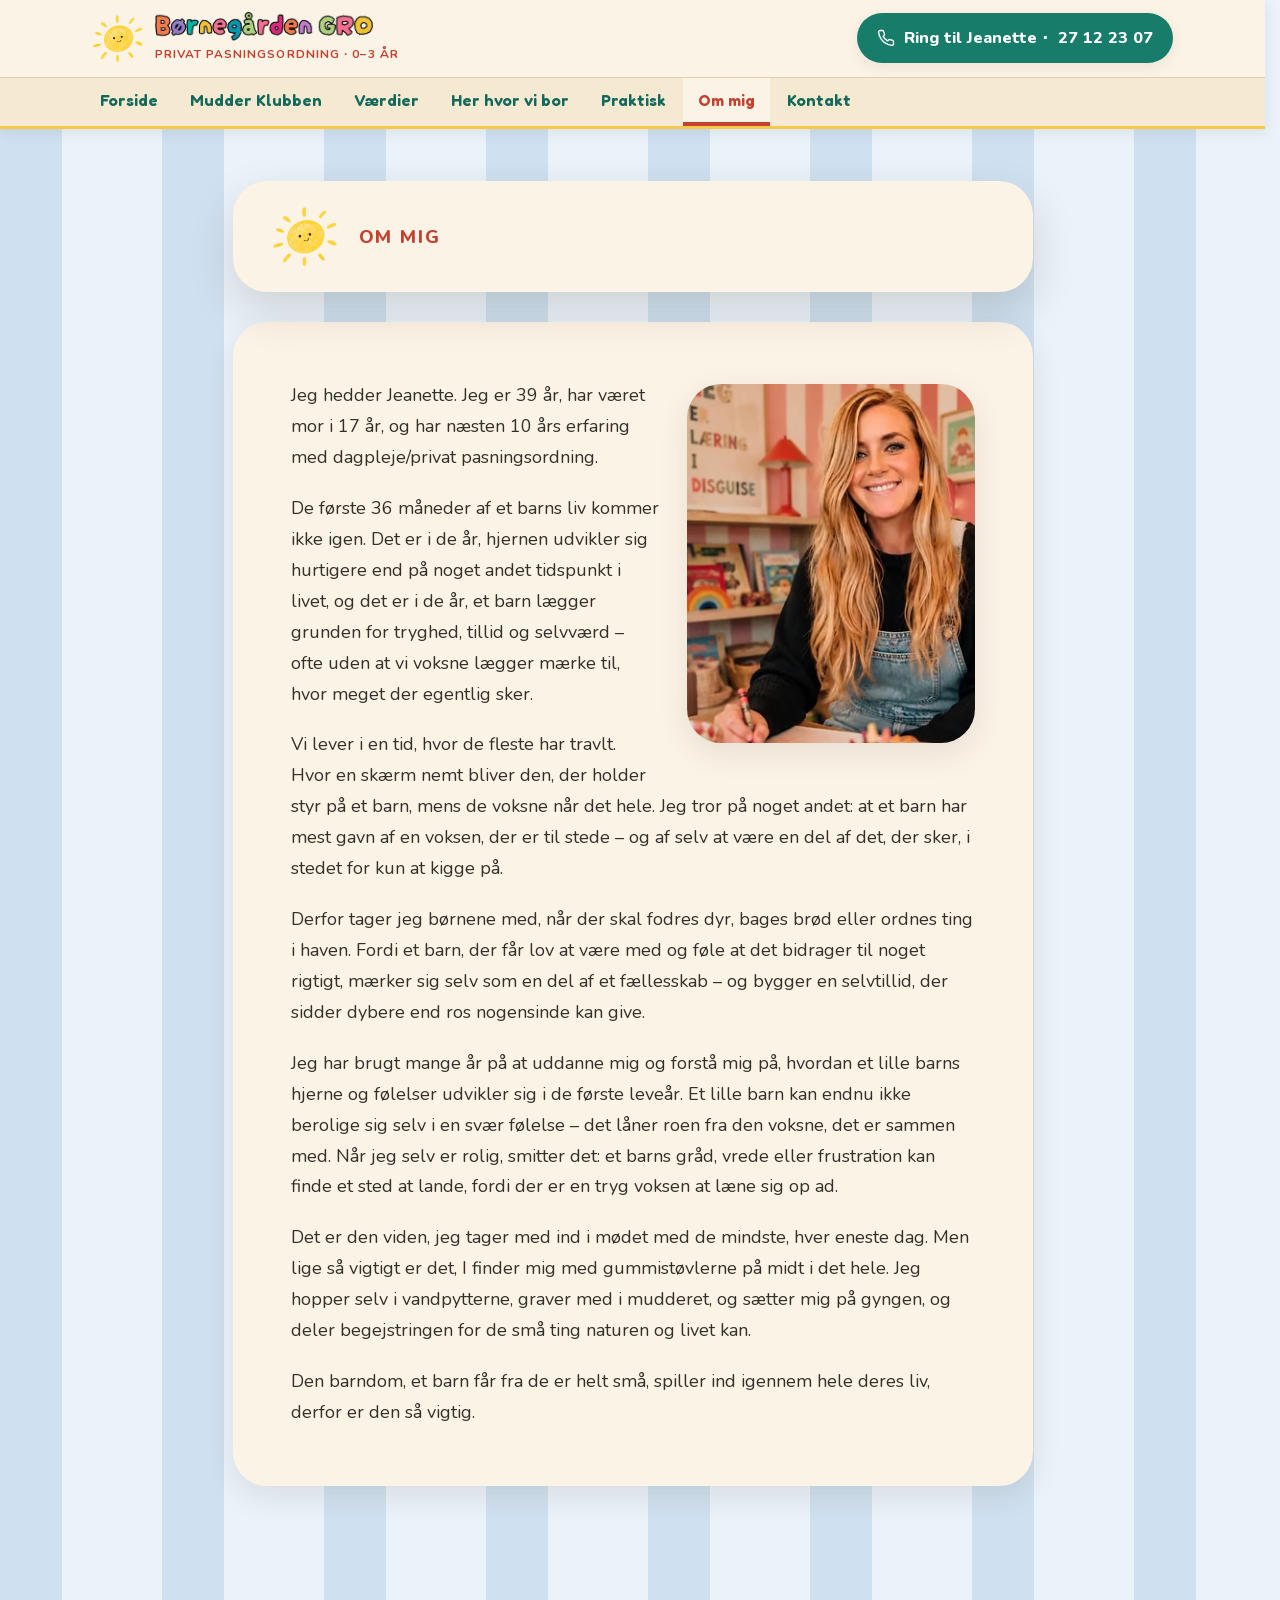
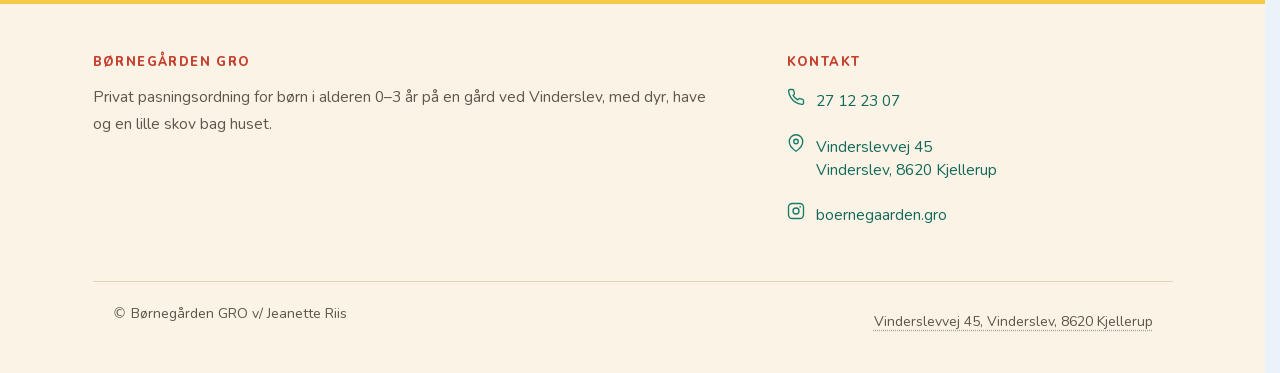
<file: om-mig.html>
<!DOCTYPE html>
<html lang="da">
<head>
<meta charset="UTF-8">
<meta name="viewport" content="width=device-width, initial-scale=1">
<title>Børnegården GRO | Om Jeanette Riis, næsten 10 års erfaring</title>
<meta name="description" content="Jeanette Riis har næsten 10 års erfaring med dagpleje og privat pasningsordning. Om ro, nærvær og at være med i legen fremfor at kigge på.">
<meta property="og:title" content="Børnegården GRO | Om Jeanette Riis, næsten 10 års erfaring">
<meta property="og:description" content="Jeanette Riis har næsten 10 års erfaring med dagpleje og privat pasningsordning. Om ro, nærvær og at være med i legen fremfor at kigge på.">
<meta property="og:type" content="website">
<meta property="og:locale" content="da_DK">
<meta property="og:site_name" content="Børnegården GRO">
<link rel="canonical" href="https://www.boernegaardengro.dk/om-mig.html">
<meta property="og:url" content="https://www.boernegaardengro.dk/om-mig.html">
<meta property="og:image" content="https://www.boernegaardengro.dk/billeder/jeanette-boern.jpg">
<meta property="og:image:width" content="684">
<meta property="og:image:height" content="456">
<meta property="og:image:alt" content="Jeanette sammen med to børn ved døren til huset">
<meta name="twitter:card" content="summary_large_image">
<meta name="robots" content="index, follow, max-image-preview:large, max-snippet:-1">
<meta name="geo.region" content="DK-82">
<meta name="geo.placename" content="Vinderslev, Kjellerup">
<!-- Skrifterne ligger på vores egen server. Ingen fremmed forbindelse skal
     åbnes først, og der sendes ingen besøgsdata til Google. De tre filer er
     variable og beskåret til danske tegn: 75 KB i alt mod ca. 207 KB før. -->
<link rel="preload" href="assets/skrifter/nunito.woff2" as="font" type="font/woff2" crossorigin>
<link rel="preload" href="assets/skrifter/fredoka.woff2" as="font" type="font/woff2" crossorigin>
<link rel="stylesheet" href="assets/style.min.css">
<!-- Peger man på en fane, henter og optegner browseren siden på forhånd.
     Klikket bliver derefter øjeblikkeligt. "moderate" betyder: først når
     musen har hvilet ca. 200 ms, så der ikke hentes sider i blinde. -->
<script type="speculationrules">
{"prefetch":[{"where":{"or":[{"href_matches":"index.html"},{"href_matches":"mudderklubben.html"},{"href_matches":"vaerdier.html"},{"href_matches":"her-hvor-vi-bor.html"},{"href_matches":"praktisk.html"},{"href_matches":"om-mig.html"},{"href_matches":"kontakt.html"}]},"eagerness":"moderate"}]}
</script>
<link rel="preload" as="image" type="image/avif" imagesrcset="billeder/jeanette-1x.avif 300w, billeder/jeanette-15x.avif 450w, billeder/jeanette.avif 600w" imagesizes="(max-width: 620px) 76vw, 300px" fetchpriority="high">
<!-- Fanebladets ikon er Jeanettes tegnede sol, se billeder/faviconer.py.
     Fire PNG'er, én pr. størrelse browseren beder om. Hver er tegnet for sig
     med den luft, der passer til dén størrelse, i stedet for at blive
     skaleret ned fra én stor fil – ved 16 px er der ikke pixels at spilde.
     Google vil have et kvadratisk favicon i en størrelse deleligt med 48
     og tager gerne den største, der er erklæret; derfor står 96 med.
     favicon.ico er ikke erklæret her, men ligger stadig i roden: browsere
     og bots henter /favicon.ico af gammel vane, uanset hvad der står i
     HTML'en. Det samme gælder favicon.svg – tegningen er pixels, ikke
     kurver, og en SVG med et billede pakket ind i sig er kun en dyrere PNG. -->
<link rel="icon" href="favicon-16.png" type="image/png" sizes="16x16">
<link rel="icon" href="favicon-32.png" type="image/png" sizes="32x32">
<link rel="icon" href="favicon-48.png" type="image/png" sizes="48x48">
<link rel="icon" href="favicon-96.png" type="image/png" sizes="96x96">
<link rel="apple-touch-icon" href="apple-touch-icon.png">
<link rel="manifest" href="site.webmanifest">
<meta name="theme-color" content="#fbf3e6">
<meta name="apple-mobile-web-app-title" content="GRO">
<script type="application/ld+json">{"@context":"https://schema.org","@graph":[{"@type":"ChildCare","@id":"https://www.boernegaardengro.dk/#virksomhed","name":"Børnegården GRO","alternateName":"Børnegården GRO – privat pasningsordning","description":"Privat pasningsordning for børn i alderen 0-3 år på en gård ved Vinderslev nord for Silkeborg. Dyr, have, egen lille skov og en hverdag med gårdliv, nærvær og vild leg.","url":"https://www.boernegaardengro.dk/","telephone":"+4527122307","image":"https://www.boernegaardengro.dk/billeder/forside-vandloeb.jpg","logo":{"@type":"ImageObject","url":"https://www.boernegaardengro.dk/logo-512.png","width":512,"height":512},"priceRange":"3.213 kr./md. i egenbetaling","address":{"@type":"PostalAddress","streetAddress":"Vinderslevvej 45","addressLocality":"Vinderslev","postalCode":"8620","addressRegion":"Kjellerup","addressCountry":"DK"},"geo":{"@type":"GeoCoordinates","latitude":56.25713,"longitude":9.43122},"hasMap":"https://www.google.com/maps/search/?api=1&query=56.25713,9.43122","areaServed":[{"@type":"Place","name":"Vinderslev"},{"@type":"Place","name":"Kjellerup"},{"@type":"Place","name":"Silkeborg Kommune"}],"sameAs":["https://www.instagram.com/boernegaarden.gro/"],"founder":{"@id":"https://www.boernegaardengro.dk/#jeanette"},"employee":{"@id":"https://www.boernegaardengro.dk/#jeanette"},"knowsLanguage":"da","currenciesAccepted":"DKK","audience":{"@type":"PeopleAudience","suggestedMinAge":0,"suggestedMaxAge":3},"makesOffer":{"@type":"Offer","name":"Fast pasningsplads, 0–3 år","priceCurrency":"DKK","price":"3213","priceSpecification":{"@type":"UnitPriceSpecification","price":"3213","priceCurrency":"DKK","unitText":"måned","description":"Egenbetaling efter kommunalt tilskud på 8.027 kr. fra Silkeborg Kommune."},"areaServed":{"@type":"Place","name":"Silkeborg Kommune"}}},{"@type":"Person","@id":"https://www.boernegaardengro.dk/#jeanette","name":"Jeanette Riis","jobTitle":"Privat børnepasser","description":"Driver Børnegården GRO i Vinderslev og har næsten 10 års erfaring med dagpleje og privat pasningsordning.","url":"https://www.boernegaardengro.dk/om-mig.html","image":"https://www.boernegaardengro.dk/billeder/jeanette.jpg","worksFor":{"@id":"https://www.boernegaardengro.dk/#virksomhed"},"telephone":"+4527122307"},{"@type":"WebSite","@id":"https://www.boernegaardengro.dk/#hjemmeside","name":"Børnegården GRO","url":"https://www.boernegaardengro.dk/","inLanguage":"da-DK","publisher":{"@id":"https://www.boernegaardengro.dk/#virksomhed"}},{"@type":"AboutPage","@id":"https://www.boernegaardengro.dk/om-mig.html","url":"https://www.boernegaardengro.dk/om-mig.html","name":"Børnegården GRO | Om Jeanette Riis, næsten 10 års erfaring","description":"Jeanette Riis har næsten 10 års erfaring med dagpleje og privat pasningsordning. Om ro, nærvær og at være med i legen fremfor at kigge på.","inLanguage":"da-DK","isPartOf":{"@id":"https://www.boernegaardengro.dk/#hjemmeside"},"about":{"@id":"https://www.boernegaardengro.dk/#jeanette"},"primaryImageOfPage":{"@type":"ImageObject","url":"https://www.boernegaardengro.dk/billeder/jeanette-boern.jpg"}},{"@type":"BreadcrumbList","itemListElement":[{"@type":"ListItem","position":1,"name":"Forside","item":"https://www.boernegaardengro.dk/"},{"@type":"ListItem","position":2,"name":"Om mig","item":"https://www.boernegaardengro.dk/om-mig.html"}]}]}</script>
</head>
<body>
<a class="spring-til" href="#indhold">Spring til indhold</a>
<header class="top">
  <div class="top-inder">
    <a class="logo" href="index.html">
      <picture class="sol"><source type="image/webp" srcset="billeder/sol.webp"><img src="billeder/sol.png" alt="" aria-hidden="true" width="200" height="186" loading="lazy" decoding="async"></picture>
      <span>
        <picture class="logo-navn"><source type="image/webp" srcset="billeder/logo-gro-lille.webp"><img src="billeder/logo-gro-lille.png" alt="Børnegården GRO" width="466" height="63" fetchpriority="high" decoding="async"></picture>
        <span class="logo-under">Privat pasningsordning &middot; 0&ndash;3 år</span>
      </span>
    </a>
    <a class="top-ring" href="tel:+4527122307"><svg viewBox="0 0 24 24" fill="none" stroke="currentColor" stroke-width="1.8" stroke-linecap="round" stroke-linejoin="round" aria-hidden="true"><path d="M22 16.9v3a2 2 0 0 1-2.2 2 19.8 19.8 0 0 1-8.6-3.1 19.5 19.5 0 0 1-6-6A19.8 19.8 0 0 1 2.1 4.2 2 2 0 0 1 4.1 2h3a2 2 0 0 1 2 1.7c.1 1 .4 1.9.7 2.8a2 2 0 0 1-.4 2.1L8.1 9.9a16 16 0 0 0 6 6l1.3-1.3a2 2 0 0 1 2.1-.4c.9.3 1.8.6 2.8.7a2 2 0 0 1 1.7 2z"/></svg><span class="ring-lang">Ring til Jeanette &middot; </span>27 12 23 07</a>
  </div>
  <nav class="faner" aria-label="Hovedmenu">
    <ul>
      <li><a href="index.html">Forside</a></li>
      <li><a href="mudderklubben.html">Mudder&nbsp;Klubben</a></li>
      <li><a href="vaerdier.html">Værdier</a></li>
      <li><a href="her-hvor-vi-bor.html">Her hvor vi bor</a></li>
      <li><a href="praktisk.html">Praktisk</a></li>
      <li><a href="om-mig.html" aria-current="page">Om mig</a></li>
      <li><a href="kontakt.html">Kontakt</a></li>
    </ul>
  </nav>
</header>
<main id="indhold">

<div class="wrap">
  <div class="sidehoved sidehoved-lav sidehoved-smal">
    <picture class="sol-titel"><source type="image/webp" srcset="billeder/sol.webp"><img src="billeder/sol.png" alt="" aria-hidden="true" width="200" height="186" loading="lazy" decoding="async"></picture>
    <h1 class="h1-dis">Om mig</h1>
  </div>
</div>

<section>
  <div class="wrap">
    <div class="kort smal">
      <picture class="portraet-plads"><source type="image/avif" sizes="(max-width: 620px) 76vw, 300px" srcset="billeder/jeanette-1x.avif 300w, billeder/jeanette-15x.avif 450w, billeder/jeanette.avif 600w"><source type="image/webp" sizes="(max-width: 620px) 76vw, 300px" srcset="billeder/jeanette-1x.webp 300w, billeder/jeanette-15x.webp 450w, billeder/jeanette.webp 600w"><img src="billeder/jeanette.jpg" sizes="(max-width: 620px) 76vw, 300px" srcset="billeder/jeanette-1x.jpg 300w, billeder/jeanette-15x.jpg 450w, billeder/jeanette.jpg 600w" alt="Jeanette Riis, der driver Børnegården GRO" width="600" height="750" fetchpriority="high" decoding="async"></picture>
      <p>Jeg hedder Jeanette. Jeg er 39 år, har været mor i 17 år, og har næsten 10
      års erfaring med dagpleje/privat pasningsordning.</p>
      <p>De første 36 måneder af et barns liv kommer ikke igen. Det er i de år, hjernen
      udvikler sig hurtigere end på noget andet tidspunkt i livet, og det er i de år, et barn
      lægger grunden for tryghed, tillid og selvværd &ndash; ofte uden at vi voksne lægger
      mærke til, hvor meget der egentlig sker.</p>
      <p>Vi lever i en tid, hvor de fleste har travlt. Hvor en skærm nemt bliver den, der
      holder styr på et barn, mens de voksne når det hele. Jeg tror på noget andet: at et barn
      har mest gavn af en voksen, der er til stede &ndash; og af selv at være en del af det,
      der sker, i stedet for kun at kigge på.</p>
      <p>Derfor tager jeg børnene med, når der skal fodres dyr, bages brød eller ordnes ting
      i haven. Fordi et barn, der får lov at være med og føle at det bidrager til noget
      rigtigt, mærker sig selv som en del af et fællesskab &ndash; og bygger en selvtillid,
      der sidder dybere end ros nogensinde kan give.</p>
      <p>Jeg har brugt mange år på at uddanne mig og forstå mig på, hvordan et lille barns
      hjerne og følelser udvikler sig i de første leveår. Et lille barn kan endnu ikke
      berolige sig selv i en svær følelse &ndash; det låner roen fra den voksne, det er
      sammen med. Når jeg selv er rolig, smitter det: et barns gråd, vrede eller frustration
      kan finde et sted at lande, fordi der er en tryg voksen at læne sig op ad.</p>
      <p>Det er den viden, jeg tager med ind i mødet med de mindste, hver eneste dag. Men lige
      så vigtigt er det, I finder mig med gummistøvlerne på midt i det hele. Jeg hopper selv i
      vandpytterne, graver med i mudderet, og sætter mig på gyngen, og deler begejstringen for
      de små ting naturen og livet kan.</p>
      <p>Den barndom, et barn får fra de er helt små, spiller ind igennem hele deres liv,
      derfor er den så vigtig.</p>
    </div>
  </div>
</section>

</main>
<footer>
  <div class="wrap">
    <div class="footer-grid">
      <div>
        <h2>Børnegården GRO</h2>
        <p class="daempet">Privat pasningsordning for børn i alderen 0&ndash;3 år
        på en gård ved Vinderslev, med dyr, have og en lille skov bag huset.</p>
      </div>
      <div>
        <h2>Kontakt</h2>
        <ul class="footer-kontakt">
          <li><svg viewBox="0 0 24 24" fill="none" stroke="currentColor" stroke-width="1.8" stroke-linecap="round" stroke-linejoin="round" aria-hidden="true"><path d="M22 16.9v3a2 2 0 0 1-2.2 2 19.8 19.8 0 0 1-8.6-3.1 19.5 19.5 0 0 1-6-6A19.8 19.8 0 0 1 2.1 4.2 2 2 0 0 1 4.1 2h3a2 2 0 0 1 2 1.7c.1 1 .4 1.9.7 2.8a2 2 0 0 1-.4 2.1L8.1 9.9a16 16 0 0 0 6 6l1.3-1.3a2 2 0 0 1 2.1-.4c.9.3 1.8.6 2.8.7a2 2 0 0 1 1.7 2z"/></svg><a href="tel:+4527122307">27 12 23 07</a></li>
          <li><svg viewBox="0 0 24 24" fill="none" stroke="currentColor" stroke-width="1.8" stroke-linecap="round" stroke-linejoin="round" aria-hidden="true"><path d="M21 10c0 7-9 13-9 13s-9-6-9-13a9 9 0 0 1 18 0z"/><circle cx="12" cy="10" r="3"/></svg><a href="https://www.google.com/maps/search/?api=1&amp;query=Vinderslevvej+45,+8620+Kjellerup" target="_blank" rel="noopener" title="Åbn adressen i Google Maps">Vinderslevvej 45<br>Vinderslev, 8620 Kjellerup</a></li>
          <li><svg viewBox="0 0 24 24" fill="none" stroke="currentColor" stroke-width="1.8" stroke-linecap="round" stroke-linejoin="round" aria-hidden="true"><rect x="2" y="2" width="20" height="20" rx="5"/><circle cx="12" cy="12" r="4"/><circle cx="17.5" cy="6.5" r="1.1" fill="currentColor" stroke="none"/></svg><a href="https://www.instagram.com/boernegaarden.gro/" target="_blank" rel="noopener">boernegaarden.gro</a></li>
        </ul>
      </div>
    </div>
    <div class="footer-bund">
      <span>&copy; Børnegården GRO v/ Jeanette Riis</span>
      <span><a href="https://www.google.com/maps/search/?api=1&amp;query=Vinderslevvej+45,+8620+Kjellerup" target="_blank" rel="noopener" title="Åbn adressen i Google Maps">Vinderslevvej 45, Vinderslev, 8620 Kjellerup</a></span>
    </div>
  </div>
</footer>
<script src="assets/karrusel.js" defer></script>
<script src="assets/lys.js" defer></script>
<script src="assets/overgang.js" defer></script>
</body>
</html>
</file>
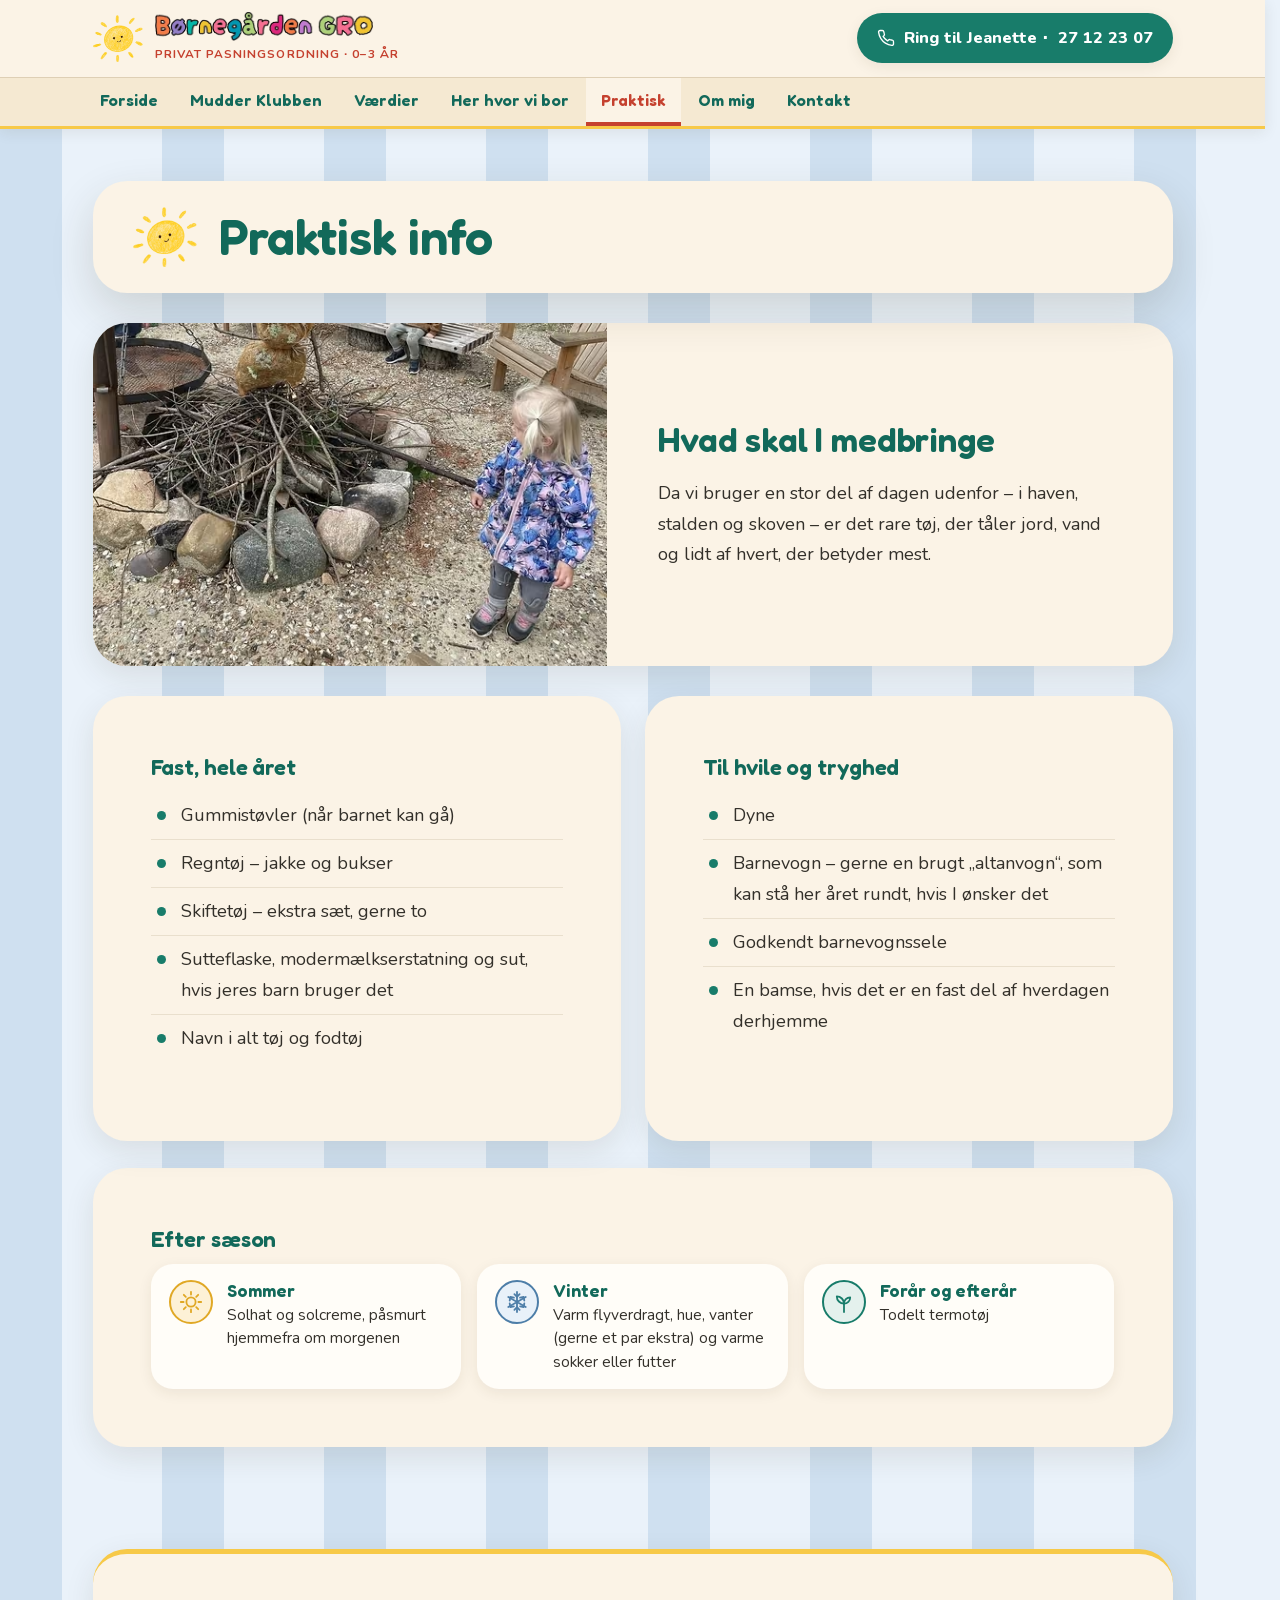
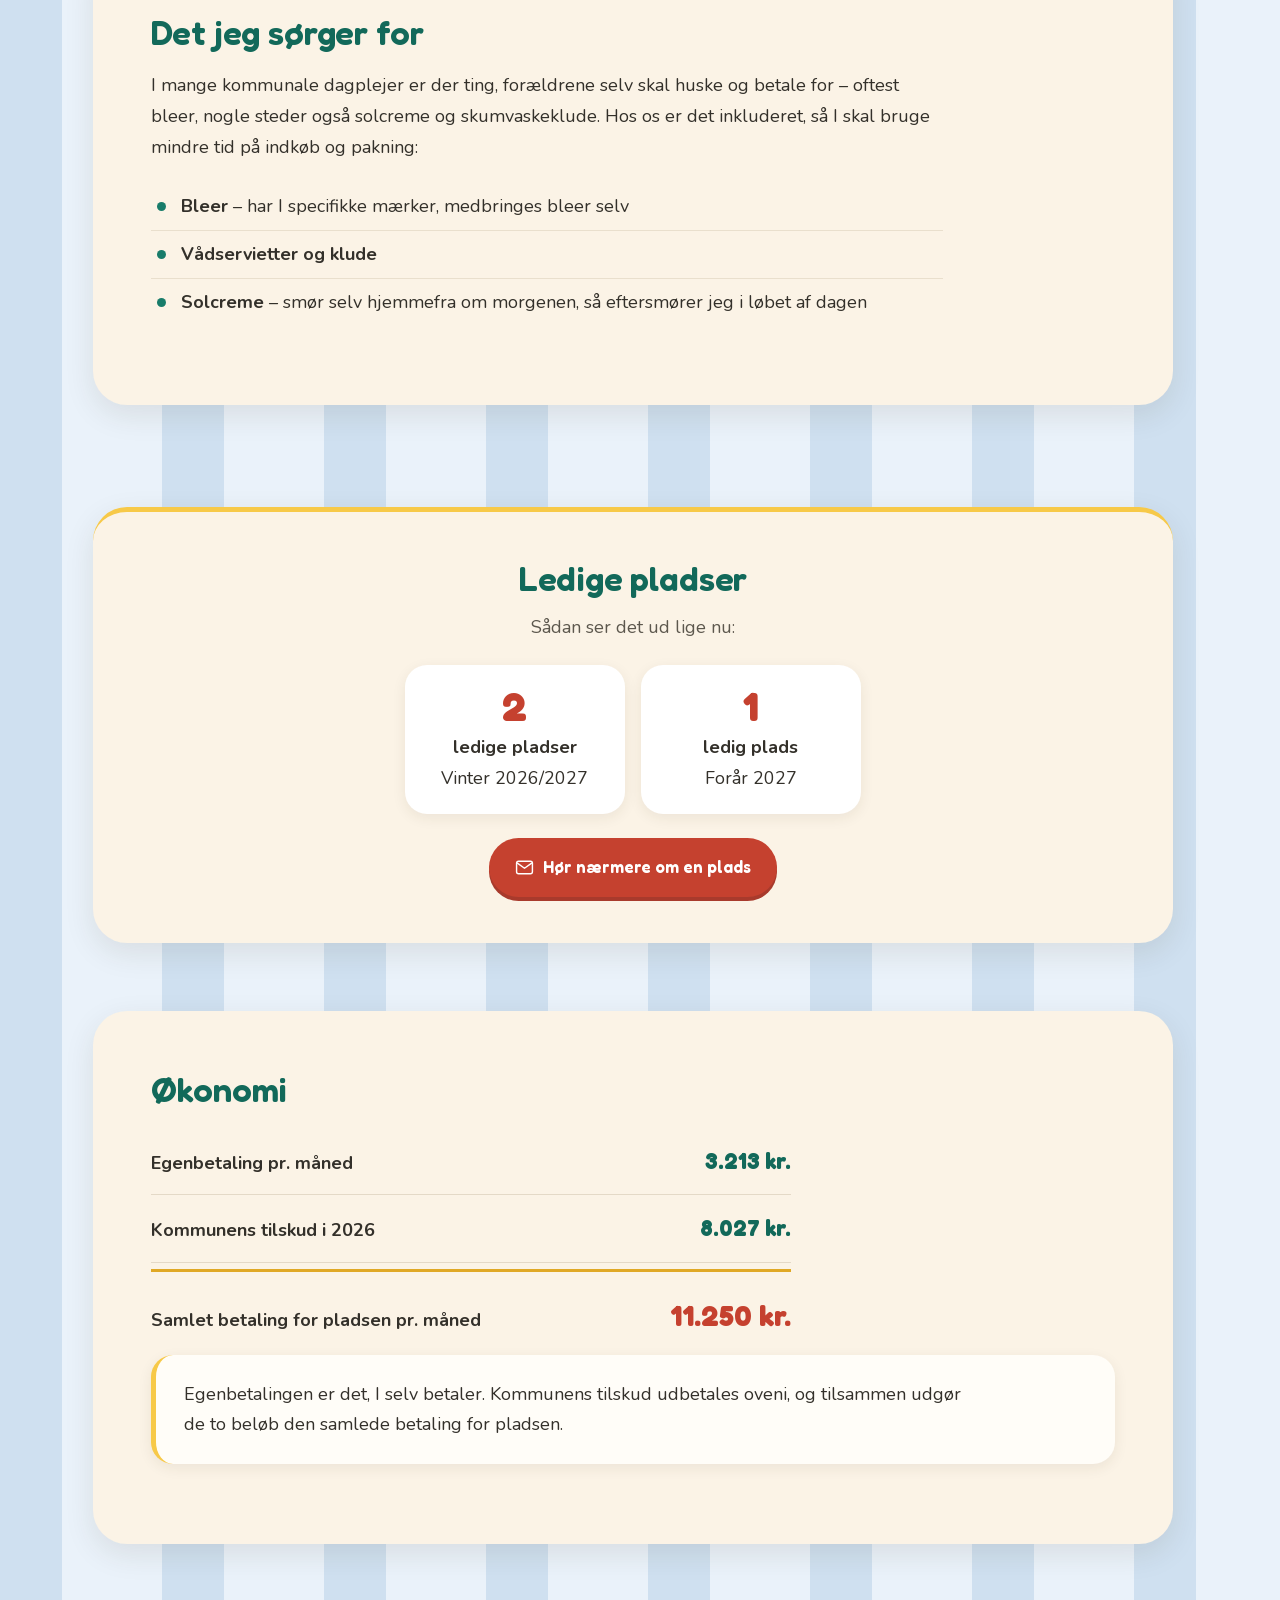
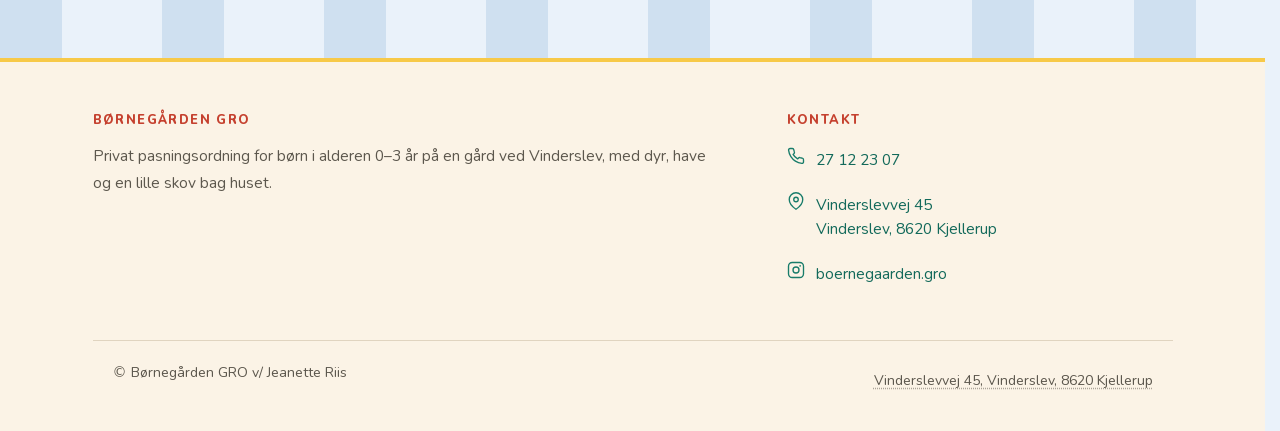
<file: praktisk.html>
<!DOCTYPE html>
<html lang="da">
<head>
<meta charset="UTF-8">
<meta name="viewport" content="width=device-width, initial-scale=1">
<title>Børnegården GRO | Priser og ledige pladser ved Kjellerup</title>
<meta name="description" content="Egenbetaling 3.213 kr./md., kommunalt tilskud 8.027 kr. Se ledige pladser, pakkeliste og hvad der er inkluderet i Børnegården GRO ved Kjellerup.">
<meta property="og:title" content="Børnegården GRO | Priser og ledige pladser ved Kjellerup">
<meta property="og:description" content="Egenbetaling 3.213 kr./md., kommunalt tilskud 8.027 kr. Se ledige pladser, pakkeliste og hvad der er inkluderet i Børnegården GRO ved Kjellerup.">
<meta property="og:type" content="website">
<meta property="og:locale" content="da_DK">
<meta property="og:site_name" content="Børnegården GRO">
<link rel="canonical" href="https://www.boernegaardengro.dk/praktisk.html">
<meta property="og:url" content="https://www.boernegaardengro.dk/praktisk.html">
<meta property="og:image" content="https://www.boernegaardengro.dk/billeder/praktisk-regntoej.jpg">
<meta property="og:image:width" content="1080">
<meta property="og:image:height" content="720">
<meta property="og:image:alt" content="Barn i regntøj og gummistøvler klar til udeleg">
<meta name="twitter:card" content="summary_large_image">
<meta name="robots" content="index, follow, max-image-preview:large, max-snippet:-1">
<meta name="geo.region" content="DK-82">
<meta name="geo.placename" content="Vinderslev, Kjellerup">
<!-- Skrifterne ligger på vores egen server. Ingen fremmed forbindelse skal
     åbnes først, og der sendes ingen besøgsdata til Google. De tre filer er
     variable og beskåret til danske tegn: 75 KB i alt mod ca. 207 KB før. -->
<link rel="preload" href="assets/skrifter/nunito.woff2" as="font" type="font/woff2" crossorigin>
<link rel="preload" href="assets/skrifter/fredoka.woff2" as="font" type="font/woff2" crossorigin>
<link rel="stylesheet" href="assets/style.min.css">
<!-- Peger man på en fane, henter og optegner browseren siden på forhånd.
     Klikket bliver derefter øjeblikkeligt. "moderate" betyder: først når
     musen har hvilet ca. 200 ms, så der ikke hentes sider i blinde. -->
<script type="speculationrules">
{"prefetch":[{"where":{"or":[{"href_matches":"index.html"},{"href_matches":"mudderklubben.html"},{"href_matches":"vaerdier.html"},{"href_matches":"her-hvor-vi-bor.html"},{"href_matches":"praktisk.html"},{"href_matches":"om-mig.html"},{"href_matches":"kontakt.html"}]},"eagerness":"moderate"}]}
</script>
<link rel="preload" as="image" type="image/avif" imagesrcset="billeder/praktisk-regntoej-1x.avif 540w, billeder/praktisk-regntoej-15x.avif 810w, billeder/praktisk-regntoej.avif 1080w" imagesizes="(max-width: 900px) 100vw, 530px" fetchpriority="high">
<!-- Fanebladets ikon er Jeanettes tegnede sol, se billeder/faviconer.py.
     Fire PNG'er, én pr. størrelse browseren beder om. Hver er tegnet for sig
     med den luft, der passer til dén størrelse, i stedet for at blive
     skaleret ned fra én stor fil – ved 16 px er der ikke pixels at spilde.
     Google vil have et kvadratisk favicon i en størrelse deleligt med 48
     og tager gerne den største, der er erklæret; derfor står 96 med.
     favicon.ico er ikke erklæret her, men ligger stadig i roden: browsere
     og bots henter /favicon.ico af gammel vane, uanset hvad der står i
     HTML'en. Det samme gælder favicon.svg – tegningen er pixels, ikke
     kurver, og en SVG med et billede pakket ind i sig er kun en dyrere PNG. -->
<link rel="icon" href="favicon-16.png" type="image/png" sizes="16x16">
<link rel="icon" href="favicon-32.png" type="image/png" sizes="32x32">
<link rel="icon" href="favicon-48.png" type="image/png" sizes="48x48">
<link rel="icon" href="favicon-96.png" type="image/png" sizes="96x96">
<link rel="apple-touch-icon" href="apple-touch-icon.png">
<link rel="manifest" href="site.webmanifest">
<meta name="theme-color" content="#fbf3e6">
<meta name="apple-mobile-web-app-title" content="GRO">
<script type="application/ld+json">{"@context":"https://schema.org","@graph":[{"@type":"ChildCare","@id":"https://www.boernegaardengro.dk/#virksomhed","name":"Børnegården GRO","alternateName":"Børnegården GRO – privat pasningsordning","description":"Privat pasningsordning for børn i alderen 0-3 år på en gård ved Vinderslev nord for Silkeborg. Dyr, have, egen lille skov og en hverdag med gårdliv, nærvær og vild leg.","url":"https://www.boernegaardengro.dk/","telephone":"+4527122307","image":"https://www.boernegaardengro.dk/billeder/forside-vandloeb.jpg","logo":{"@type":"ImageObject","url":"https://www.boernegaardengro.dk/logo-512.png","width":512,"height":512},"priceRange":"3.213 kr./md. i egenbetaling","address":{"@type":"PostalAddress","streetAddress":"Vinderslevvej 45","addressLocality":"Vinderslev","postalCode":"8620","addressRegion":"Kjellerup","addressCountry":"DK"},"geo":{"@type":"GeoCoordinates","latitude":56.25713,"longitude":9.43122},"hasMap":"https://www.google.com/maps/search/?api=1&query=56.25713,9.43122","areaServed":[{"@type":"Place","name":"Vinderslev"},{"@type":"Place","name":"Kjellerup"},{"@type":"Place","name":"Silkeborg Kommune"}],"sameAs":["https://www.instagram.com/boernegaarden.gro/"],"founder":{"@id":"https://www.boernegaardengro.dk/#jeanette"},"employee":{"@id":"https://www.boernegaardengro.dk/#jeanette"},"knowsLanguage":"da","currenciesAccepted":"DKK","audience":{"@type":"PeopleAudience","suggestedMinAge":0,"suggestedMaxAge":3},"makesOffer":{"@type":"Offer","name":"Fast pasningsplads, 0–3 år","priceCurrency":"DKK","price":"3213","priceSpecification":{"@type":"UnitPriceSpecification","price":"3213","priceCurrency":"DKK","unitText":"måned","description":"Egenbetaling efter kommunalt tilskud på 8.027 kr. fra Silkeborg Kommune."},"areaServed":{"@type":"Place","name":"Silkeborg Kommune"}}},{"@type":"Person","@id":"https://www.boernegaardengro.dk/#jeanette","name":"Jeanette Riis","jobTitle":"Privat børnepasser","description":"Driver Børnegården GRO i Vinderslev og har næsten 10 års erfaring med dagpleje og privat pasningsordning.","url":"https://www.boernegaardengro.dk/om-mig.html","image":"https://www.boernegaardengro.dk/billeder/jeanette.jpg","worksFor":{"@id":"https://www.boernegaardengro.dk/#virksomhed"},"telephone":"+4527122307"},{"@type":"WebSite","@id":"https://www.boernegaardengro.dk/#hjemmeside","name":"Børnegården GRO","url":"https://www.boernegaardengro.dk/","inLanguage":"da-DK","publisher":{"@id":"https://www.boernegaardengro.dk/#virksomhed"}},{"@type":"WebPage","@id":"https://www.boernegaardengro.dk/praktisk.html","url":"https://www.boernegaardengro.dk/praktisk.html","name":"Børnegården GRO | Priser og ledige pladser ved Kjellerup","description":"Egenbetaling 3.213 kr./md., kommunalt tilskud 8.027 kr. Se ledige pladser, pakkeliste og hvad der er inkluderet i Børnegården GRO ved Kjellerup.","inLanguage":"da-DK","isPartOf":{"@id":"https://www.boernegaardengro.dk/#hjemmeside"},"about":{"@id":"https://www.boernegaardengro.dk/#virksomhed"},"primaryImageOfPage":{"@type":"ImageObject","url":"https://www.boernegaardengro.dk/billeder/praktisk-regntoej.jpg"}},{"@type":"BreadcrumbList","itemListElement":[{"@type":"ListItem","position":1,"name":"Forside","item":"https://www.boernegaardengro.dk/"},{"@type":"ListItem","position":2,"name":"Praktisk","item":"https://www.boernegaardengro.dk/praktisk.html"}]}]}</script>
</head>
<body>
<a class="spring-til" href="#indhold">Spring til indhold</a>
<header class="top">
  <div class="top-inder">
    <a class="logo" href="index.html">
      <picture class="sol"><source type="image/webp" srcset="billeder/sol.webp"><img src="billeder/sol.png" alt="" aria-hidden="true" width="200" height="186" loading="lazy" decoding="async"></picture>
      <span>
        <picture class="logo-navn"><source type="image/webp" srcset="billeder/logo-gro-lille.webp"><img src="billeder/logo-gro-lille.png" alt="Børnegården GRO" width="466" height="63" fetchpriority="high" decoding="async"></picture>
        <span class="logo-under">Privat pasningsordning &middot; 0&ndash;3 år</span>
      </span>
    </a>
    <a class="top-ring" href="tel:+4527122307"><svg viewBox="0 0 24 24" fill="none" stroke="currentColor" stroke-width="1.8" stroke-linecap="round" stroke-linejoin="round" aria-hidden="true"><path d="M22 16.9v3a2 2 0 0 1-2.2 2 19.8 19.8 0 0 1-8.6-3.1 19.5 19.5 0 0 1-6-6A19.8 19.8 0 0 1 2.1 4.2 2 2 0 0 1 4.1 2h3a2 2 0 0 1 2 1.7c.1 1 .4 1.9.7 2.8a2 2 0 0 1-.4 2.1L8.1 9.9a16 16 0 0 0 6 6l1.3-1.3a2 2 0 0 1 2.1-.4c.9.3 1.8.6 2.8.7a2 2 0 0 1 1.7 2z"/></svg><span class="ring-lang">Ring til Jeanette &middot; </span>27 12 23 07</a>
  </div>
  <nav class="faner" aria-label="Hovedmenu">
    <ul>
      <li><a href="index.html">Forside</a></li>
      <li><a href="mudderklubben.html">Mudder&nbsp;Klubben</a></li>
      <li><a href="vaerdier.html">Værdier</a></li>
      <li><a href="her-hvor-vi-bor.html">Her hvor vi bor</a></li>
      <li><a href="praktisk.html" aria-current="page">Praktisk</a></li>
      <li><a href="om-mig.html">Om mig</a></li>
      <li><a href="kontakt.html">Kontakt</a></li>
    </ul>
  </nav>
</header>
<main id="indhold">

<div class="wrap">
  <div class="sidehoved sidehoved-lav">
    <picture class="sol-titel"><source type="image/webp" srcset="billeder/sol.webp"><img src="billeder/sol.png" alt="" aria-hidden="true" width="200" height="186" loading="lazy" decoding="async"></picture>
    <h1>Praktisk info</h1>
  </div>
</div>

<section id="medbringe">
  <div class="wrap">
    <div class="blok">
      <div class="blok-billede"><picture><source type="image/avif" sizes="(max-width: 900px) 100vw, 530px" srcset="billeder/praktisk-regntoej-1x.avif 540w, billeder/praktisk-regntoej-15x.avif 810w, billeder/praktisk-regntoej.avif 1080w"><source type="image/webp" sizes="(max-width: 900px) 100vw, 530px" srcset="billeder/praktisk-regntoej-1x.webp 540w, billeder/praktisk-regntoej-15x.webp 810w, billeder/praktisk-regntoej.webp 1080w"><img src="billeder/praktisk-regntoej.jpg" sizes="(max-width: 900px) 100vw, 530px" srcset="billeder/praktisk-regntoej-1x.jpg 540w, billeder/praktisk-regntoej-15x.jpg 810w, billeder/praktisk-regntoej.jpg 1080w" alt="Barn i regntøj og gummistøvler ude i haven" width="1080" height="720" loading="lazy" decoding="async"></picture></div>
      <div class="blok-tekst">
        <div class="prose">
          <h2>Hvad skal I medbringe</h2>
          <p>Da vi bruger en stor del af dagen udenfor &ndash; i haven, stalden og skoven &ndash;
          er det rare tøj, der tåler jord, vand og lidt af hvert, der betyder mest.</p>
        </div>
      </div>
    </div>

    <div class="pakkeliste">
      <div class="kort flad">
        <h3>Fast, hele året</h3>
        <ul class="liste">
          <li>Gummistøvler (når barnet kan gå)</li>
          <li>Regntøj &ndash; jakke og bukser</li>
          <li>Skiftetøj &ndash; ekstra sæt, gerne to</li>
          <li>Sutteflaske, modermælkserstatning og sut, hvis jeres barn bruger det</li>
          <li>Navn i alt tøj og fodtøj</li>
        </ul>
      </div>
      <div class="kort flad">
        <h3>Til hvile og tryghed</h3>
        <ul class="liste">
          <li>Dyne</li>
          <li>Barnevogn &ndash; gerne en brugt &bdquo;altanvogn&ldquo;, som kan stå her året rundt, hvis I ønsker det</li>
          <li>Godkendt barnevognssele</li>
          <li>En bamse, hvis det er en fast del af hverdagen derhjemme</li>
        </ul>
      </div>
    </div>

    <div class="kort luft-over">
      <h3>Efter sæson</h3>
      <ul class="saesoner">
        <li class="saeson-sommer">
          <span class="saeson-ikon"><svg viewBox="0 0 24 24" fill="none" stroke="currentColor" stroke-width="1.8" stroke-linecap="round" stroke-linejoin="round" aria-hidden="true"><circle cx="12" cy="12" r="4.6"/><path d="M12 1.8v2.8M12 19.4v2.8M1.8 12h2.8M19.4 12h2.8M4.8 4.8l2 2M17.2 17.2l2 2M19.2 4.8l-2 2M6.8 17.2l-2 2"/></svg></span>
          <span class="saeson-tekst"><strong>Sommer</strong>
          Solhat og solcreme, påsmurt hjemmefra om morgenen</span>
        </li>
        <li class="saeson-vinter">
          <span class="saeson-ikon"><svg viewBox="0 0 24 24" fill="none" stroke="currentColor" stroke-width="1.8" stroke-linecap="round" stroke-linejoin="round" aria-hidden="true"><path d="M12 2v20M3.3 7 20.7 17M20.7 7 3.3 17"/><path d="M9.4 4.2 12 6.8l2.6-2.6M9.4 19.8 12 17.2l2.6 2.6"/><path d="M4.7 10.5 5.4 7 8.9 7.7M19.3 13.5l-.7 3.5-3.5-.7M19.3 10.5l-.7-3.5-3.5.7M4.7 13.5l.7 3.5 3.5-.7"/></svg></span>
          <span class="saeson-tekst"><strong>Vinter</strong>
          Varm flyverdragt, hue, vanter (gerne et par ekstra) og varme sokker eller futter</span>
        </li>
        <li class="saeson-foraar">
          <span class="saeson-ikon"><svg viewBox="0 0 24 24" fill="none" stroke="currentColor" stroke-width="1.8" stroke-linecap="round" stroke-linejoin="round" aria-hidden="true"><path d="M12 22v-8.4"/><path d="M12 13.6c0-4-3.2-7.2-7.2-7.2 0 4 3.2 7.2 7.2 7.2z"/><path d="M12 13.6c0-3.4 2.8-6.2 6.2-6.2 0 3.4-2.8 6.2-6.2 6.2z"/></svg></span>
          <span class="saeson-tekst"><strong>Forår og efterår</strong>
          Todelt termotøj</span>
        </li>
      </ul>
    </div>
  </div>
</section>

<section id="soerger-for">
  <div class="wrap">
    <div class="kort fremhaevet">
      <h2>Det jeg sørger for</h2>
      <p>I mange kommunale dagplejer er der ting, forældrene selv skal huske og betale for
      &ndash; oftest bleer, nogle steder også solcreme og skumvaskeklude. Hos os er det
      inkluderet, så I skal bruge mindre tid på indkøb og pakning:</p>
      <ul class="liste">
        <li><strong>Bleer</strong> &ndash; har I specifikke mærker, medbringes bleer selv</li>
        <li><strong>Vådservietter og klude</strong></li>
        <li><strong>Solcreme</strong> &ndash; smør selv hjemmefra om morgenen, så eftersmører jeg i løbet af dagen</li>
      </ul>
    </div>
  </div>
</section>

<section id="pladser">
  <div class="wrap">
    <div class="pladser">
      <h2>Ledige pladser</h2>
      <p class="daempet">Sådan ser det ud lige nu:</p>
      <ul class="pladser-liste">
        <li><span class="pladser-tal">2</span><span class="pladser-hvornaar">ledige pladser</span>Vinter 2026/2027</li>
        <li><span class="pladser-tal">1</span><span class="pladser-hvornaar">ledig plads</span>Forår 2027</li>
      </ul>
      <div class="knapper midt">
        <a class="knap knap-primaer" href="kontakt.html"><svg viewBox="0 0 24 24" fill="none" stroke="currentColor" stroke-width="1.8" stroke-linecap="round" stroke-linejoin="round" aria-hidden="true"><rect x="2" y="4" width="20" height="16" rx="2.5"/><path d="m3 6.5 9 6.5 9-6.5"/></svg> Hør nærmere om en plads</a>
      </div>
    </div>
  </div>
</section>

<section id="oekonomi">
  <div class="wrap">
    <div class="kort">
      <h2>Økonomi</h2>
      <dl>
        <div class="beloeb"><dt>Egenbetaling pr. måned</dt><dd>3.213 kr.</dd></div>
        <div class="beloeb"><dt>Kommunens tilskud i 2026</dt><dd>8.027 kr.</dd></div>
        <div class="beloeb sum"><dt>Samlet betaling for pladsen pr. måned</dt><dd>11.250 kr.</dd></div>
      </dl>
      <div class="fakta luft-over">
        <p class="nulmargen">Egenbetalingen er det, I selv betaler. Kommunens tilskud udbetales
        oveni, og tilsammen udgør de to beløb den samlede betaling for pladsen.</p>
      </div>
    </div>
  </div>
</section>

</main>
<footer>
  <div class="wrap">
    <div class="footer-grid">
      <div>
        <h2>Børnegården GRO</h2>
        <p class="daempet">Privat pasningsordning for børn i alderen 0&ndash;3 år
        på en gård ved Vinderslev, med dyr, have og en lille skov bag huset.</p>
      </div>
      <div>
        <h2>Kontakt</h2>
        <ul class="footer-kontakt">
          <li><svg viewBox="0 0 24 24" fill="none" stroke="currentColor" stroke-width="1.8" stroke-linecap="round" stroke-linejoin="round" aria-hidden="true"><path d="M22 16.9v3a2 2 0 0 1-2.2 2 19.8 19.8 0 0 1-8.6-3.1 19.5 19.5 0 0 1-6-6A19.8 19.8 0 0 1 2.1 4.2 2 2 0 0 1 4.1 2h3a2 2 0 0 1 2 1.7c.1 1 .4 1.9.7 2.8a2 2 0 0 1-.4 2.1L8.1 9.9a16 16 0 0 0 6 6l1.3-1.3a2 2 0 0 1 2.1-.4c.9.3 1.8.6 2.8.7a2 2 0 0 1 1.7 2z"/></svg><a href="tel:+4527122307">27 12 23 07</a></li>
          <li><svg viewBox="0 0 24 24" fill="none" stroke="currentColor" stroke-width="1.8" stroke-linecap="round" stroke-linejoin="round" aria-hidden="true"><path d="M21 10c0 7-9 13-9 13s-9-6-9-13a9 9 0 0 1 18 0z"/><circle cx="12" cy="10" r="3"/></svg><a href="https://www.google.com/maps/search/?api=1&amp;query=Vinderslevvej+45,+8620+Kjellerup" target="_blank" rel="noopener" title="Åbn adressen i Google Maps">Vinderslevvej 45<br>Vinderslev, 8620 Kjellerup</a></li>
          <li><svg viewBox="0 0 24 24" fill="none" stroke="currentColor" stroke-width="1.8" stroke-linecap="round" stroke-linejoin="round" aria-hidden="true"><rect x="2" y="2" width="20" height="20" rx="5"/><circle cx="12" cy="12" r="4"/><circle cx="17.5" cy="6.5" r="1.1" fill="currentColor" stroke="none"/></svg><a href="https://www.instagram.com/boernegaarden.gro/" target="_blank" rel="noopener">boernegaarden.gro</a></li>
        </ul>
      </div>
    </div>
    <div class="footer-bund">
      <span>&copy; Børnegården GRO v/ Jeanette Riis</span>
      <span><a href="https://www.google.com/maps/search/?api=1&amp;query=Vinderslevvej+45,+8620+Kjellerup" target="_blank" rel="noopener" title="Åbn adressen i Google Maps">Vinderslevvej 45, Vinderslev, 8620 Kjellerup</a></span>
    </div>
  </div>
</footer>
<script src="assets/karrusel.js" defer></script>
<script src="assets/lys.js" defer></script>
<script src="assets/overgang.js" defer></script>
</body>
</html>
</file>
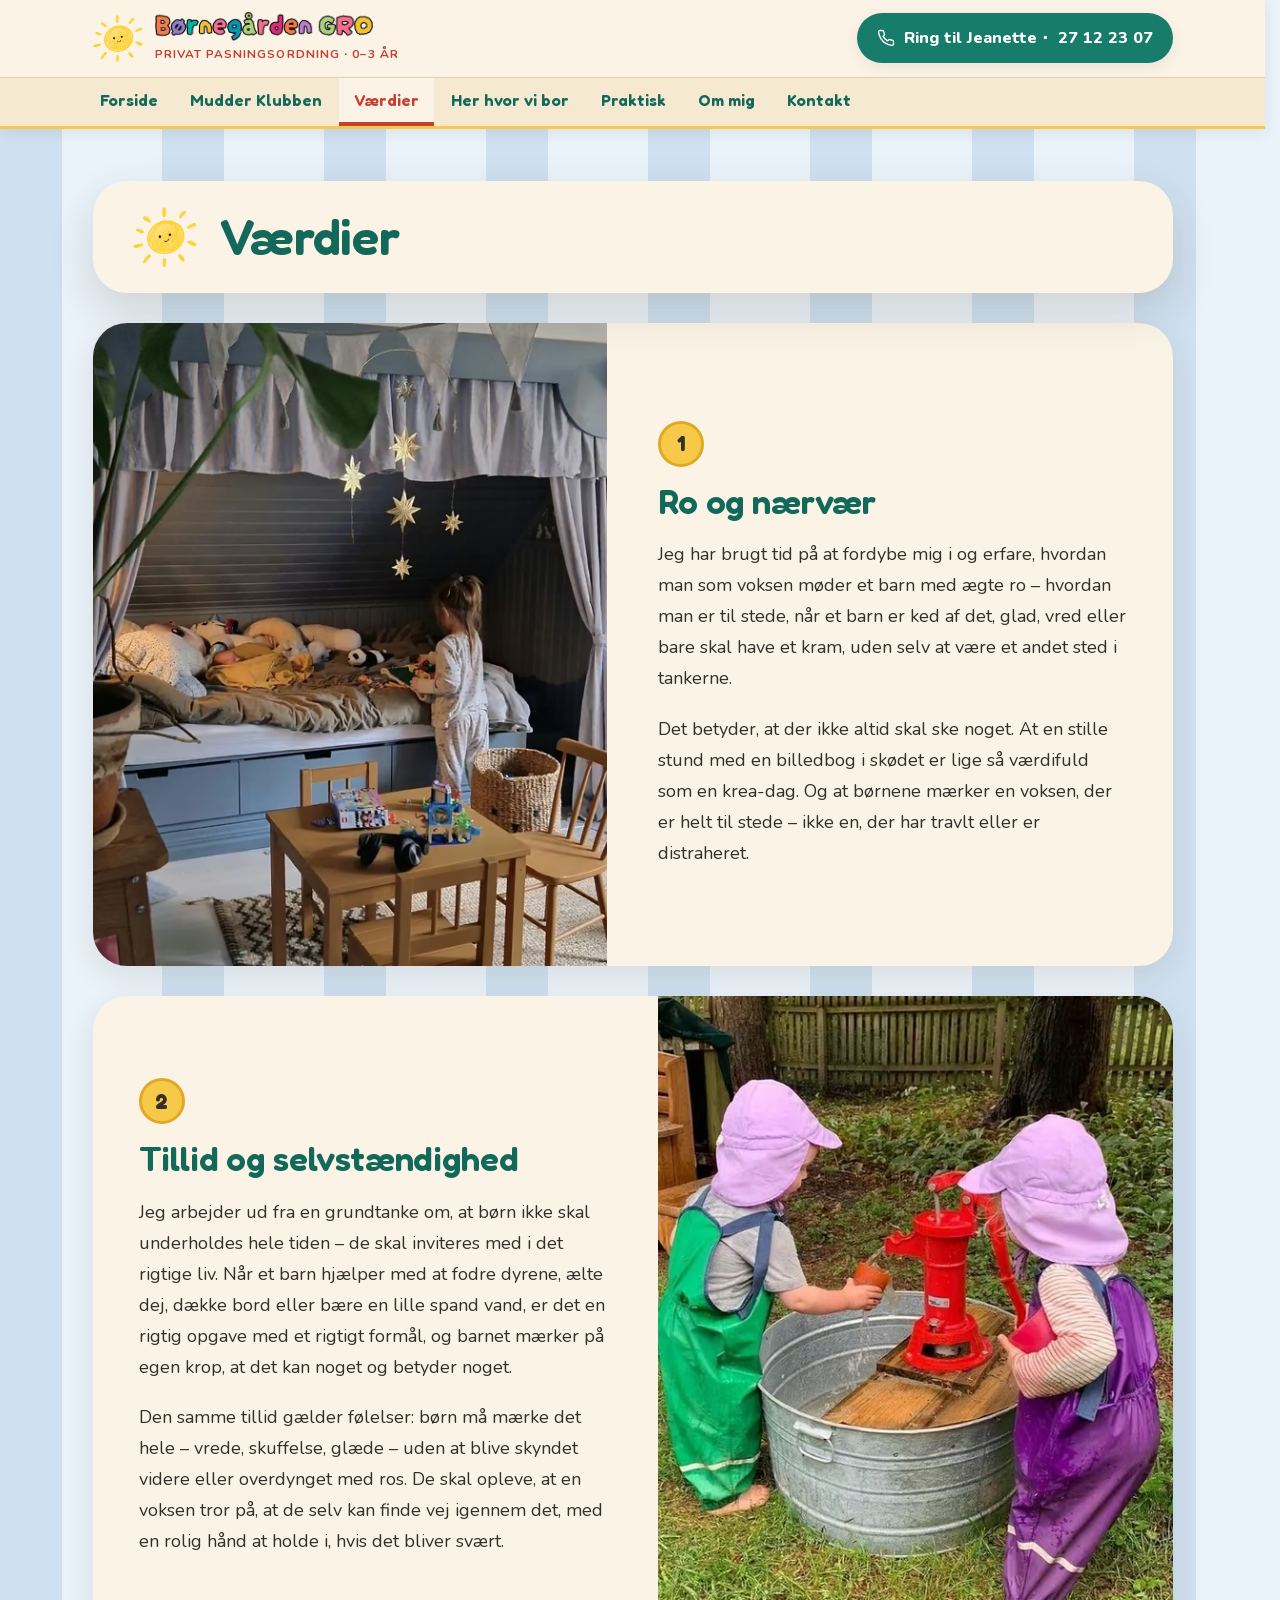
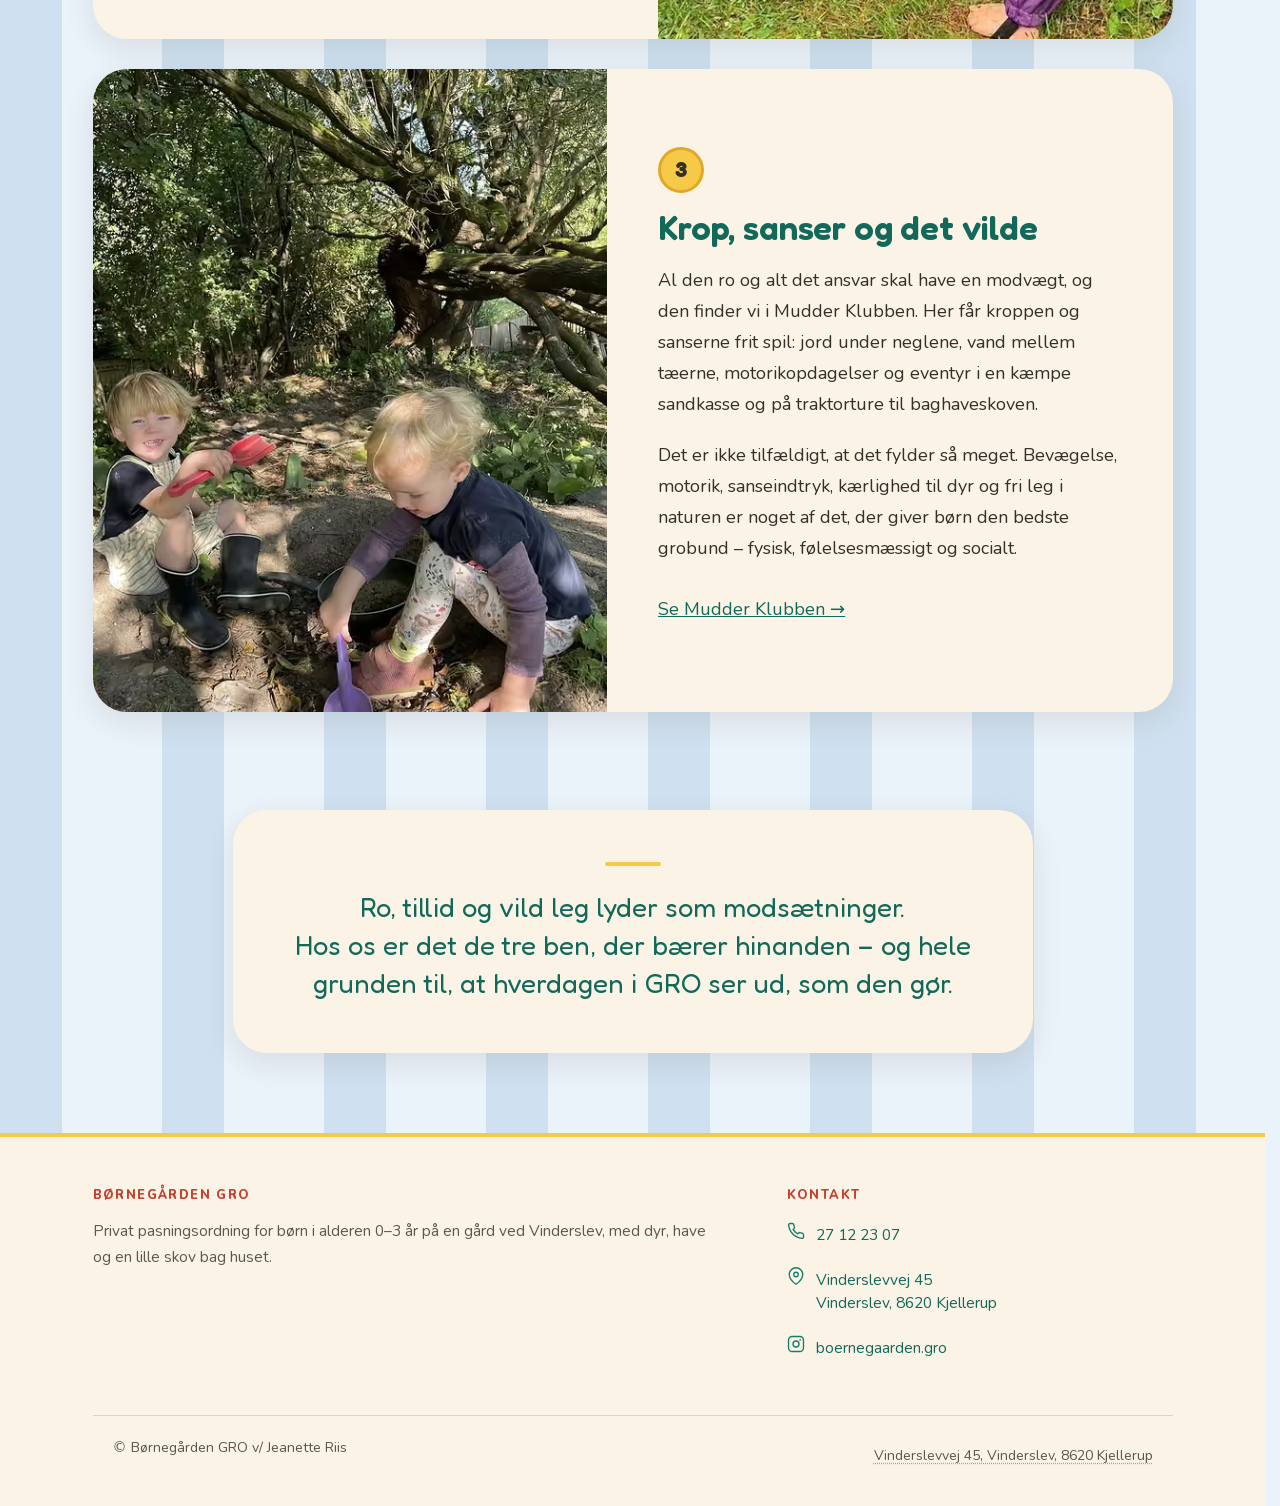
<file: vaerdier.html>
<!DOCTYPE html>
<html lang="da">
<head>
<meta charset="UTF-8">
<meta name="viewport" content="width=device-width, initial-scale=1">
<title>Børnegården GRO | Værdier: ro, nærvær og vild leg</title>
<meta name="description" content="Ro og nærvær, tillid og selvstændighed, krop og sanser. De tre ting, der ligger bag alt, hvad vi laver i Børnegården GRO.">
<meta property="og:title" content="Børnegården GRO | Værdier: ro, nærvær og vild leg">
<meta property="og:description" content="Ro og nærvær, tillid og selvstændighed, krop og sanser. De tre ting, der ligger bag alt, hvad vi laver i Børnegården GRO.">
<meta property="og:type" content="website">
<meta property="og:locale" content="da_DK">
<meta property="og:site_name" content="Børnegården GRO">
<link rel="canonical" href="https://www.boernegaardengro.dk/vaerdier.html">
<meta property="og:url" content="https://www.boernegaardengro.dk/vaerdier.html">
<meta property="og:image" content="https://www.boernegaardengro.dk/billeder/vd-ro.jpg">
<meta property="og:image:width" content="1080">
<meta property="og:image:height" content="1350">
<meta property="og:image:alt" content="Barn der hviler i en rolig krog af haven">
<meta name="twitter:card" content="summary_large_image">
<meta name="robots" content="index, follow, max-image-preview:large, max-snippet:-1">
<meta name="geo.region" content="DK-82">
<meta name="geo.placename" content="Vinderslev, Kjellerup">
<!-- Skrifterne ligger på vores egen server. Ingen fremmed forbindelse skal
     åbnes først, og der sendes ingen besøgsdata til Google. De tre filer er
     variable og beskåret til danske tegn: 75 KB i alt mod ca. 207 KB før. -->
<link rel="preload" href="assets/skrifter/nunito.woff2" as="font" type="font/woff2" crossorigin>
<link rel="preload" href="assets/skrifter/fredoka.woff2" as="font" type="font/woff2" crossorigin>
<link rel="stylesheet" href="assets/style.min.css">
<!-- Peger man på en fane, henter og optegner browseren siden på forhånd.
     Klikket bliver derefter øjeblikkeligt. "moderate" betyder: først når
     musen har hvilet ca. 200 ms, så der ikke hentes sider i blinde. -->
<script type="speculationrules">
{"prefetch":[{"where":{"or":[{"href_matches":"index.html"},{"href_matches":"mudderklubben.html"},{"href_matches":"vaerdier.html"},{"href_matches":"her-hvor-vi-bor.html"},{"href_matches":"praktisk.html"},{"href_matches":"om-mig.html"},{"href_matches":"kontakt.html"}]},"eagerness":"moderate"}]}
</script>
<link rel="preload" as="image" type="image/avif" imagesrcset="billeder/vd-ro-1x.avif 540w, billeder/vd-ro-15x.avif 810w, billeder/vd-ro.avif 1080w" imagesizes="(max-width: 900px) 100vw, 530px" fetchpriority="high">
<!-- Fanebladets ikon er Jeanettes tegnede sol, se billeder/faviconer.py.
     Fire PNG'er, én pr. størrelse browseren beder om. Hver er tegnet for sig
     med den luft, der passer til dén størrelse, i stedet for at blive
     skaleret ned fra én stor fil – ved 16 px er der ikke pixels at spilde.
     Google vil have et kvadratisk favicon i en størrelse deleligt med 48
     og tager gerne den største, der er erklæret; derfor står 96 med.
     favicon.ico er ikke erklæret her, men ligger stadig i roden: browsere
     og bots henter /favicon.ico af gammel vane, uanset hvad der står i
     HTML'en. Det samme gælder favicon.svg – tegningen er pixels, ikke
     kurver, og en SVG med et billede pakket ind i sig er kun en dyrere PNG. -->
<link rel="icon" href="favicon-16.png" type="image/png" sizes="16x16">
<link rel="icon" href="favicon-32.png" type="image/png" sizes="32x32">
<link rel="icon" href="favicon-48.png" type="image/png" sizes="48x48">
<link rel="icon" href="favicon-96.png" type="image/png" sizes="96x96">
<link rel="apple-touch-icon" href="apple-touch-icon.png">
<link rel="manifest" href="site.webmanifest">
<meta name="theme-color" content="#fbf3e6">
<meta name="apple-mobile-web-app-title" content="GRO">
<script type="application/ld+json">{"@context":"https://schema.org","@graph":[{"@type":"ChildCare","@id":"https://www.boernegaardengro.dk/#virksomhed","name":"Børnegården GRO","alternateName":"Børnegården GRO – privat pasningsordning","description":"Privat pasningsordning for børn i alderen 0-3 år på en gård ved Vinderslev nord for Silkeborg. Dyr, have, egen lille skov og en hverdag med gårdliv, nærvær og vild leg.","url":"https://www.boernegaardengro.dk/","telephone":"+4527122307","image":"https://www.boernegaardengro.dk/billeder/forside-vandloeb.jpg","logo":{"@type":"ImageObject","url":"https://www.boernegaardengro.dk/logo-512.png","width":512,"height":512},"priceRange":"3.213 kr./md. i egenbetaling","address":{"@type":"PostalAddress","streetAddress":"Vinderslevvej 45","addressLocality":"Vinderslev","postalCode":"8620","addressRegion":"Kjellerup","addressCountry":"DK"},"geo":{"@type":"GeoCoordinates","latitude":56.25713,"longitude":9.43122},"hasMap":"https://www.google.com/maps/search/?api=1&query=56.25713,9.43122","areaServed":[{"@type":"Place","name":"Vinderslev"},{"@type":"Place","name":"Kjellerup"},{"@type":"Place","name":"Silkeborg Kommune"}],"sameAs":["https://www.instagram.com/boernegaarden.gro/"],"founder":{"@id":"https://www.boernegaardengro.dk/#jeanette"},"employee":{"@id":"https://www.boernegaardengro.dk/#jeanette"},"knowsLanguage":"da","currenciesAccepted":"DKK","audience":{"@type":"PeopleAudience","suggestedMinAge":0,"suggestedMaxAge":3},"makesOffer":{"@type":"Offer","name":"Fast pasningsplads, 0–3 år","priceCurrency":"DKK","price":"3213","priceSpecification":{"@type":"UnitPriceSpecification","price":"3213","priceCurrency":"DKK","unitText":"måned","description":"Egenbetaling efter kommunalt tilskud på 8.027 kr. fra Silkeborg Kommune."},"areaServed":{"@type":"Place","name":"Silkeborg Kommune"}}},{"@type":"Person","@id":"https://www.boernegaardengro.dk/#jeanette","name":"Jeanette Riis","jobTitle":"Privat børnepasser","description":"Driver Børnegården GRO i Vinderslev og har næsten 10 års erfaring med dagpleje og privat pasningsordning.","url":"https://www.boernegaardengro.dk/om-mig.html","image":"https://www.boernegaardengro.dk/billeder/jeanette.jpg","worksFor":{"@id":"https://www.boernegaardengro.dk/#virksomhed"},"telephone":"+4527122307"},{"@type":"WebSite","@id":"https://www.boernegaardengro.dk/#hjemmeside","name":"Børnegården GRO","url":"https://www.boernegaardengro.dk/","inLanguage":"da-DK","publisher":{"@id":"https://www.boernegaardengro.dk/#virksomhed"}},{"@type":"WebPage","@id":"https://www.boernegaardengro.dk/vaerdier.html","url":"https://www.boernegaardengro.dk/vaerdier.html","name":"Børnegården GRO | Værdier: ro, nærvær og vild leg","description":"Ro og nærvær, tillid og selvstændighed, krop og sanser. De tre ting, der ligger bag alt, hvad vi laver i Børnegården GRO.","inLanguage":"da-DK","isPartOf":{"@id":"https://www.boernegaardengro.dk/#hjemmeside"},"about":{"@id":"https://www.boernegaardengro.dk/#virksomhed"},"primaryImageOfPage":{"@type":"ImageObject","url":"https://www.boernegaardengro.dk/billeder/vd-ro.jpg"}},{"@type":"BreadcrumbList","itemListElement":[{"@type":"ListItem","position":1,"name":"Forside","item":"https://www.boernegaardengro.dk/"},{"@type":"ListItem","position":2,"name":"Værdier","item":"https://www.boernegaardengro.dk/vaerdier.html"}]}]}</script>
</head>
<body>
<a class="spring-til" href="#indhold">Spring til indhold</a>
<header class="top">
  <div class="top-inder">
    <a class="logo" href="index.html">
      <picture class="sol"><source type="image/webp" srcset="billeder/sol.webp"><img src="billeder/sol.png" alt="" aria-hidden="true" width="200" height="186" loading="lazy" decoding="async"></picture>
      <span>
        <picture class="logo-navn"><source type="image/webp" srcset="billeder/logo-gro-lille.webp"><img src="billeder/logo-gro-lille.png" alt="Børnegården GRO" width="466" height="63" fetchpriority="high" decoding="async"></picture>
        <span class="logo-under">Privat pasningsordning &middot; 0&ndash;3 år</span>
      </span>
    </a>
    <a class="top-ring" href="tel:+4527122307"><svg viewBox="0 0 24 24" fill="none" stroke="currentColor" stroke-width="1.8" stroke-linecap="round" stroke-linejoin="round" aria-hidden="true"><path d="M22 16.9v3a2 2 0 0 1-2.2 2 19.8 19.8 0 0 1-8.6-3.1 19.5 19.5 0 0 1-6-6A19.8 19.8 0 0 1 2.1 4.2 2 2 0 0 1 4.1 2h3a2 2 0 0 1 2 1.7c.1 1 .4 1.9.7 2.8a2 2 0 0 1-.4 2.1L8.1 9.9a16 16 0 0 0 6 6l1.3-1.3a2 2 0 0 1 2.1-.4c.9.3 1.8.6 2.8.7a2 2 0 0 1 1.7 2z"/></svg><span class="ring-lang">Ring til Jeanette &middot; </span>27 12 23 07</a>
  </div>
  <nav class="faner" aria-label="Hovedmenu">
    <ul>
      <li><a href="index.html">Forside</a></li>
      <li><a href="mudderklubben.html">Mudder&nbsp;Klubben</a></li>
      <li><a href="vaerdier.html" aria-current="page">Værdier</a></li>
      <li><a href="her-hvor-vi-bor.html">Her hvor vi bor</a></li>
      <li><a href="praktisk.html">Praktisk</a></li>
      <li><a href="om-mig.html">Om mig</a></li>
      <li><a href="kontakt.html">Kontakt</a></li>
    </ul>
  </nav>
</header>
<main id="indhold">

<div class="wrap">
  <div class="sidehoved sidehoved-lav">
    <picture class="sol-titel"><source type="image/webp" srcset="billeder/sol.webp"><img src="billeder/sol.png" alt="" aria-hidden="true" width="200" height="186" loading="lazy" decoding="async"></picture>
    <h1>Værdier</h1>
  </div>
</div>

<section>
  <div class="wrap">
    <div class="blok">
      <div class="blok-billede"><picture><source type="image/avif" sizes="(max-width: 900px) 100vw, 530px" srcset="billeder/vd-ro-1x.avif 540w, billeder/vd-ro-15x.avif 810w, billeder/vd-ro.avif 1080w"><source type="image/webp" sizes="(max-width: 900px) 100vw, 530px" srcset="billeder/vd-ro-1x.webp 540w, billeder/vd-ro-15x.webp 810w, billeder/vd-ro.webp 1080w"><img src="billeder/vd-ro.jpg" sizes="(max-width: 900px) 100vw, 530px" srcset="billeder/vd-ro-1x.jpg 540w, billeder/vd-ro-15x.jpg 810w, billeder/vd-ro.jpg 1080w" alt="Rolig legekrog med sengehimmel og borde i barnehøjde" width="1080" height="1350" loading="lazy" decoding="async"></picture></div>
      <div class="blok-tekst">
        <div class="prose">
          <span class="vaerdi-nr">1</span>
          <h2>Ro og nærvær</h2>
          <p>Jeg har brugt tid på at fordybe mig i og erfare, hvordan man som voksen møder et
          barn med ægte ro &ndash; hvordan man er til stede, når et barn er ked af det, glad,
          vred eller bare skal have et kram, uden selv at være et andet sted i tankerne.</p>
          <p>Det betyder, at der ikke altid skal ske noget. At en stille stund med en billedbog
          i skødet er lige så værdifuld som en krea-dag. Og at børnene mærker en voksen, der er
          helt til stede &ndash; ikke en, der har travlt eller er distraheret.</p>
        </div>
      </div>
    </div>

    <div class="blok vendt">
      <div class="blok-billede"><picture><source type="image/avif" sizes="(max-width: 900px) 100vw, 530px" srcset="billeder/vd-tillid-1x.avif 540w, billeder/vd-tillid-15x.avif 810w, billeder/vd-tillid.avif 1080w"><source type="image/webp" sizes="(max-width: 900px) 100vw, 530px" srcset="billeder/vd-tillid-1x.webp 540w, billeder/vd-tillid-15x.webp 810w, billeder/vd-tillid.webp 1080w"><img src="billeder/vd-tillid.jpg" sizes="(max-width: 900px) 100vw, 530px" srcset="billeder/vd-tillid-1x.jpg 540w, billeder/vd-tillid-15x.jpg 810w, billeder/vd-tillid.jpg 1080w" alt="To børn i regntøj der pumper vand op i en balje" width="1080" height="1350" loading="lazy" decoding="async"></picture></div>
      <div class="blok-tekst">
        <div class="prose">
          <span class="vaerdi-nr">2</span>
          <h2>Tillid og selvstændighed</h2>
          <p>Jeg arbejder ud fra en grundtanke om, at børn ikke skal underholdes hele tiden
          &ndash; de skal inviteres med i det rigtige liv. Når et barn hjælper med at fodre
          dyrene, ælte dej, dække bord eller bære en lille spand vand, er det en rigtig opgave
          med et rigtigt formål, og barnet mærker på egen krop, at det kan noget og betyder noget.</p>
          <p>Den samme tillid gælder følelser: børn må mærke det hele &ndash; vrede, skuffelse,
          glæde &ndash; uden at blive skyndet videre eller overdynget med ros. De skal opleve,
          at en voksen tror på, at de selv kan finde vej igennem det, med en rolig hånd at holde
          i, hvis det bliver svært.</p>
        </div>
      </div>
    </div>

    <div class="blok">
      <div class="blok-billede"><picture><source type="image/avif" sizes="(max-width: 900px) 100vw, 530px" srcset="billeder/vd-vildt-1x.avif 540w, billeder/vd-vildt-15x.avif 810w, billeder/vd-vildt.avif 1080w"><source type="image/webp" sizes="(max-width: 900px) 100vw, 530px" srcset="billeder/vd-vildt-1x.webp 540w, billeder/vd-vildt-15x.webp 810w, billeder/vd-vildt.webp 1080w"><img src="billeder/vd-vildt.jpg" sizes="(max-width: 900px) 100vw, 530px" srcset="billeder/vd-vildt-1x.jpg 540w, billeder/vd-vildt-15x.jpg 810w, billeder/vd-vildt.jpg 1080w" alt="To børn der graver og undersøger jorden i skoven" width="1080" height="1350" loading="lazy" decoding="async"></picture></div>
      <div class="blok-tekst">
        <div class="prose">
          <span class="vaerdi-nr">3</span>
          <h2>Krop, sanser og det vilde</h2>
          <p>Al den ro og alt det ansvar skal have en modvægt, og den finder vi i Mudder Klubben.
          Her får kroppen og sanserne frit spil: jord under neglene, vand mellem tæerne,
          motorikopdagelser og eventyr i en kæmpe sandkasse og på traktorture til baghaveskoven.</p>
          <p>Det er ikke tilfældigt, at det fylder så meget. Bevægelse, motorik, sanseindtryk,
          kærlighed til dyr og fri leg i naturen er noget af det, der giver børn den bedste
          grobund &ndash; fysisk, følelsesmæssigt og socialt.</p>
          <p><a href="mudderklubben.html">Se Mudder Klubben &rarr;</a></p>
        </div>
      </div>
    </div>
  </div>
</section>

<section>
  <div class="wrap">
    <div class="citat">
      Ro, tillid og vild leg lyder som modsætninger.<br>
      Hos os er det de tre ben, der bærer hinanden &ndash; og hele grunden til,
      at hverdagen i GRO ser ud, som den gør.
    </div>
  </div>
</section>

</main>
<footer>
  <div class="wrap">
    <div class="footer-grid">
      <div>
        <h2>Børnegården GRO</h2>
        <p class="daempet">Privat pasningsordning for børn i alderen 0&ndash;3 år
        på en gård ved Vinderslev, med dyr, have og en lille skov bag huset.</p>
      </div>
      <div>
        <h2>Kontakt</h2>
        <ul class="footer-kontakt">
          <li><svg viewBox="0 0 24 24" fill="none" stroke="currentColor" stroke-width="1.8" stroke-linecap="round" stroke-linejoin="round" aria-hidden="true"><path d="M22 16.9v3a2 2 0 0 1-2.2 2 19.8 19.8 0 0 1-8.6-3.1 19.5 19.5 0 0 1-6-6A19.8 19.8 0 0 1 2.1 4.2 2 2 0 0 1 4.1 2h3a2 2 0 0 1 2 1.7c.1 1 .4 1.9.7 2.8a2 2 0 0 1-.4 2.1L8.1 9.9a16 16 0 0 0 6 6l1.3-1.3a2 2 0 0 1 2.1-.4c.9.3 1.8.6 2.8.7a2 2 0 0 1 1.7 2z"/></svg><a href="tel:+4527122307">27 12 23 07</a></li>
          <li><svg viewBox="0 0 24 24" fill="none" stroke="currentColor" stroke-width="1.8" stroke-linecap="round" stroke-linejoin="round" aria-hidden="true"><path d="M21 10c0 7-9 13-9 13s-9-6-9-13a9 9 0 0 1 18 0z"/><circle cx="12" cy="10" r="3"/></svg><a href="https://www.google.com/maps/search/?api=1&amp;query=Vinderslevvej+45,+8620+Kjellerup" target="_blank" rel="noopener" title="Åbn adressen i Google Maps">Vinderslevvej 45<br>Vinderslev, 8620 Kjellerup</a></li>
          <li><svg viewBox="0 0 24 24" fill="none" stroke="currentColor" stroke-width="1.8" stroke-linecap="round" stroke-linejoin="round" aria-hidden="true"><rect x="2" y="2" width="20" height="20" rx="5"/><circle cx="12" cy="12" r="4"/><circle cx="17.5" cy="6.5" r="1.1" fill="currentColor" stroke="none"/></svg><a href="https://www.instagram.com/boernegaarden.gro/" target="_blank" rel="noopener">boernegaarden.gro</a></li>
        </ul>
      </div>
    </div>
    <div class="footer-bund">
      <span>&copy; Børnegården GRO v/ Jeanette Riis</span>
      <span><a href="https://www.google.com/maps/search/?api=1&amp;query=Vinderslevvej+45,+8620+Kjellerup" target="_blank" rel="noopener" title="Åbn adressen i Google Maps">Vinderslevvej 45, Vinderslev, 8620 Kjellerup</a></span>
    </div>
  </div>
</footer>
<script src="assets/karrusel.js" defer></script>
<script src="assets/lys.js" defer></script>
<script src="assets/overgang.js" defer></script>
</body>
</html>
</file>
<file: assets/style.min.css>
/* Genereret af byg.py – ret assets/style.css i stedet */
:root{--stribe:#cfe0f0;--stribe-lys:#eaf2fa;--creme:#fbf3e6;--creme-dyb:#f5e9d2;--sol:#f7c948;--sol-kant:#e0a825;--sol-vask:#fdf1d6;--teal:#187c6a;--teal-dyb:#12695a;--teal-vask:#e4f1ed;--roed:#c5412f;--roed-dyb:#a83a2c;--blaek:#33302a;--blaek-blod:#5c574d;--kant:#e6dcc7;--r-lille:14px;--r:22px;--r-stor:34px;--skygge:0 10px 30px rgba(58,48,22,.10);--skygge-lav:0 4px 14px rgba(58,48,22,.08);--skygge-hoej:0 18px 44px rgba(58,48,22,.16)}@view-transition{navigation:auto}::view-transition-group(root){animation-duration:.3s}::view-transition-old(root){animation:.14s linear both toner-vaek}::view-transition-new(root){animation:.24s cubic-bezier(.2,.8,.3,1) .06s both toner-frem}@keyframes toner-vaek{to{opacity:0}}@keyframes toner-frem{from{opacity:0;transform:translateY(8px)}to{opacity:1;transform:none}}header.top{view-transition-name:sidehoved}footer{view-transition-name:sidefod}::view-transition-group(sidehoved),::view-transition-group(sidefod){animation-duration:.2s}.logo .sol{view-transition-name:logo-sol}nav.faner a[aria-current="page"]::after{content:"";position:absolute;left:0;right:0;bottom:-4px;height:4px;background:var(--roed);view-transition-name:fane-streg}nav.faner a{position:relative}nav.faner a[aria-current="page"]{border-bottom-color:transparent}::view-transition-group(fane-streg){animation-duration:.3s;animation-timing-function:cubic-bezier(.3,.9,.3,1)}@supports not (view-transition-name:none){main{animation:.24s cubic-bezier(.2,.8,.3,1) both toner-frem}}main.side-gaar-ud{animation:.14s linear both toner-vaek}main.side-kommer-ind{animation:.24s cubic-bezier(.2,.8,.3,1) both toner-frem}@font-face{font-family:"Nunito";src:url("skrifter/nunito.woff2") format("woff2-variations"),url("skrifter/nunito.woff2") format("woff2");font-weight:200 1000;font-style:normal;font-display:swap}@font-face{font-family:"Fredoka";src:url("skrifter/fredoka.woff2") format("woff2-variations"),url("skrifter/fredoka.woff2") format("woff2");font-weight:300 700;font-style:normal;font-display:swap}@font-face{font-family:"Caveat";src:url("skrifter/caveat.woff2") format("woff2-variations"),url("skrifter/caveat.woff2") format("woff2");font-weight:400 700;font-style:normal;font-display:swap}@font-face{font-family:"Nunito-reserve";src:local("Helvetica Neue"),local("Segoe UI"),local("Arial");size-adjust:99%;ascent-override:101%;descent-override:35%;line-gap-override:0%}@font-face{font-family:"Fredoka-reserve";src:local("Avenir Next"),local("Segoe UI"),local("Arial");size-adjust:112%;ascent-override:87%;descent-override:21%;line-gap-override:0%}@font-face{font-family:"Caveat-reserve";src:local("Bradley Hand"),local("Segoe Script"),local("Comic Sans MS"),local("Arial");size-adjust:82%;ascent-override:117%;descent-override:37%;line-gap-override:0%}*{box-sizing:border-box}html{scroll-behavior:smooth;-webkit-text-size-adjust:100%;scroll-padding-top:140px;scrollbar-gutter:stable;background:var(--stribe-lys)}body{margin:0;overflow-x:hidden;font-family:"Nunito","Nunito-reserve",system-ui,-apple-system,sans-serif;font-size:18px;line-height:1.72;color:var(--blaek);background:repeating-linear-gradient( 90deg,var(--stribe) 0px,var(--stribe) 62px,var(--stribe-lys) 62px,var(--stribe-lys) 162px );-webkit-font-smoothing:antialiased}img{max-width:100%;height:auto;display:block}a{color:var(--teal-dyb)}picture.sol,picture.sol-hjoerne,picture.sol-pas,picture.logo-tegning{display:block}.sol>img,.sol-hjoerne>img,.sol-pas>img,.logo-tegning>img{width:100%;height:auto}h1,h2,h3,h4{font-family:"Fredoka","Fredoka-reserve","Nunito",system-ui,sans-serif;color:var(--teal-dyb);line-height:1.2;margin:0 0 .5em;font-weight:600;letter-spacing:-.005em}h1{font-size:clamp(1.95rem,5.4vw,3.15rem)}h2{font-size:clamp(1.5rem,3.3vw,2.15rem)}h3{font-size:clamp(1.15rem,2.1vw,1.38rem)}h4{font-size:1.04rem}p{margin:0 0 1.1em}p:last-child{margin-bottom:0}.wrap{max-width:1120px;margin:0 auto;padding:0 20px}.prose{max-width:65ch}.prose.midt{margin-inline:auto}.stor-tekst{font-size:1.12rem}.daempet{color:var(--blaek-blod)}.haand{font-family:"Caveat","Caveat-reserve",cursive;font-size:1.35em;line-height:1.35}.skjul{position:absolute;width:1px;height:1px;overflow:hidden;clip:rect(0 0 0 0);white-space:nowrap}.spring-til{position:absolute;left:-9999px;background:var(--teal-dyb);color:#fff;padding:10px 16px;border-radius:0 0 10px 0;z-index:100}.spring-til:focus{left:0;top:0}a:focus-visible,button:focus-visible{outline:3px solid var(--sol-kant);outline-offset:3px;border-radius:4px}.top{position:sticky;top:0;z-index:50;background:var(--creme);border-bottom:3px solid var(--sol);box-shadow:0 3px 14px rgba(58,48,22,.09)}.top-inder{max-width:1120px;margin:0 auto;padding:12px 20px;display:flex;align-items:center;justify-content:space-between;gap:16px;flex-wrap:wrap}.logo{display:flex;align-items:center;gap:12px;text-decoration:none}.logo .sol{flex:0 0 auto;width:50px}.logo-navn{display:block;width:218px;max-width:100%}.logo-under{display:block;font-family:"Nunito","Nunito-reserve",sans-serif;font-weight:700;font-size:.74rem;letter-spacing:.09em;text-transform:uppercase;color:var(--roed);margin-top:3px}.top-ring{display:inline-flex;align-items:center;gap:9px;background:var(--teal);color:#fff;text-decoration:none;font-weight:800;font-size:1.02rem;padding:11px 20px;border-radius:999px;box-shadow:var(--skygge-lav);transition:transform .12s ease,background .12s ease}@media (hover:hover){.top-ring:hover{background:var(--teal-dyb);transform:translateY(-1px)}}.top-ring svg{width:18px;height:18px}nav.faner{background:var(--creme-dyb);border-top:1px solid rgba(160,140,105,.28);position:relative}nav.faner ul{max-width:1120px;margin:0 auto;padding:0 12px;list-style:none;display:flex;flex-wrap:wrap;gap:2px}nav.faner a{display:flex;align-items:center;min-height:48px;padding:0 15px;font-family:"Fredoka","Fredoka-reserve",sans-serif;font-weight:600;font-size:1.02rem;color:var(--teal-dyb);text-decoration:none;border-bottom:4px solid transparent;transition:background .12s ease,border-color .12s ease}@media (max-width:900px){nav.faner ul{justify-content:center;gap:0}nav.faner a{padding:0 11px;font-size:.96rem}}@media (hover:hover){nav.faner a:hover{background:rgba(255,255,255,.6)}}nav.faner a[aria-current="page"]{background:var(--creme);border-bottom-color:var(--roed);color:var(--roed)}@supports (animation-timeline:view()){@media (prefers-reduced-motion:no-preference){.kort,.blok,.pladser,.citat,.pas,.genvej,.kontaktveje li,.galleri figure{animation:toner-op linear both;animation-timeline:view();animation-range:entry 5% cover 22%}@keyframes toner-op{from{opacity:0;transform:translateY(26px)}to{opacity:1;transform:none}}}}.kort{background:var(--creme);border-radius:var(--r-stor);box-shadow:var(--skygge);padding:clamp(26px,5vw,58px);margin:0 0 34px}.kort.smal{max-width:800px;margin-inline:auto}.kort>p,.kort>ul:not(.fordele):not(.saesoner):not(.stempler):not(.kontaktveje),.kort>ol,.pas>p,.kort .fakta p{max-width:72ch}.kort.midtstil>p{margin-inline:auto}.kort.fremhaevet{border-top:5px solid var(--sol)}.kort.flad{margin:0}.kort.midtstil{text-align:center}.kort.kortkort{padding:0;overflow:hidden}.nulmargen{margin:0 !important}.luft-over{margin-top:1.5em}.knapper.midt{justify-content:center}section{padding:34px 0}section:first-of-type{padding-top:30px}.hero{padding:40px 0 10px}.hero-grid{display:grid;grid-template-columns:1.05fr .95fr;gap:34px;align-items:center}.hero-kort{background:var(--creme);border-radius:var(--r-stor);box-shadow:var(--skygge-hoej);padding:clamp(28px,4.2vw,52px);position:relative}.hero-kort .sol-hjoerne{position:absolute;top:-30px;left:-26px;width:92px}.hero-kort h1{margin-top:6px}.forside-spalte{max-width:900px;margin-inline:auto}.hero-bred{max-width:900px;margin-inline:auto}.hero-bred p{max-width:66ch}.hero-bred h1{margin:0 0 18px}.logo-tegning{width:min(100%,466px)}.forord{font-family:"Caveat","Caveat-reserve",cursive;font-size:1.85rem;line-height:1.3;font-weight:700;color:var(--teal-dyb);margin:0 0 22px;max-width:34ch}.hero-kort .forord{max-width:24ch}.sidehoved .forord{margin-bottom:0;max-width:40ch}.hero-kort .under{font-family:"Caveat","Caveat-reserve",cursive;font-size:1.75rem;line-height:1.3;color:var(--roed);margin:26px 0 22px}.knapper{display:flex;flex-wrap:wrap;gap:12px;margin-top:24px}.knap{display:inline-flex;align-items:center;gap:9px;font-family:"Fredoka","Fredoka-reserve",sans-serif;font-weight:600;font-size:1.05rem;padding:13px 24px;border-radius:999px;text-decoration:none;border:2px solid transparent;cursor:pointer;transition:transform .12s ease,background .12s ease,box-shadow .12s ease}.knap{min-height:48px}@media (hover:hover){.knap:hover{transform:translateY(-2px)}}.knap svg{width:19px;height:19px}.knap-primaer{background:var(--roed);color:#fff;box-shadow:0 4px 0 var(--roed-dyb)}.knap-primaer:hover{background:var(--roed-dyb);box-shadow:0 6px 0 var(--roed-dyb)}.knap-sekundaer{background:var(--teal);color:#fff;box-shadow:0 4px 0 var(--teal-dyb)}.knap-sekundaer:hover{background:var(--teal-dyb);box-shadow:0 6px 0 var(--teal-dyb)}.knap-blank{background:transparent;color:var(--teal-dyb);border-color:var(--teal)}.knap-blank:hover{background:var(--teal-vask)}.pladser{background:var(--creme);border-radius:var(--r-stor);border-top:5px solid var(--sol);box-shadow:var(--skygge);padding:clamp(26px,4vw,46px);text-align:center}.pladser h2{margin-bottom:.35em}.pladser-liste{list-style:none;margin:22px 0 0;padding:0;display:flex;flex-wrap:wrap;gap:16px;justify-content:center}.pladser-liste li{background:#fff;border-radius:var(--r);padding:20px 30px;min-width:220px;box-shadow:var(--skygge-lav)}.pladser-tal{display:block;font-family:"Fredoka","Fredoka-reserve",sans-serif;font-weight:700;font-size:2.6rem;line-height:1;color:var(--roed)}.pladser-hvornaar{display:block;font-weight:700;margin-top:6px}.genveje{display:grid;grid-template-columns:repeat(3,1fr);gap:24px}.genvej{background:var(--creme);border-radius:var(--r-stor);box-shadow:var(--skygge);overflow:hidden;text-decoration:none;color:inherit;display:flex;flex-direction:column;transition:transform .14s ease,box-shadow .14s ease}@media (hover:hover){.genvej:hover{transform:translateY(-4px);box-shadow:var(--skygge-hoej)}}.genvej img{width:100%;aspect-ratio:4/3;object-fit:cover}.genvej-tekst{padding:22px 26px 26px;display:flex;flex-direction:column;flex:1}.genvej-tekst .pil{margin-top:auto;padding-top:12px}.genvej h2{margin-bottom:.3em;font-size:1.3rem}.genvej p{font-size:.98rem;color:var(--blaek-blod)}.genvej .pil{font-family:"Fredoka","Fredoka-reserve",sans-serif;font-weight:600;color:var(--roed);display:block}.sidehoved{background:var(--creme);border-radius:var(--r-stor);box-shadow:var(--skygge-hoej);padding:clamp(30px,4.5vw,56px);margin:52px 0 0;position:relative}.sidehoved .sol-hjoerne{position:absolute;top:-32px;left:-26px;width:88px}@media (max-width:1180px){.hero-kort .sol-hjoerne{left:-8px}.sidehoved .sol-hjoerne{left:-8px;top:-34px}.sidehoved{padding-top:66px}}.sidehoved .manchet{font-size:1.2rem;color:var(--blaek-blod);max-width:60ch;margin-bottom:0}.h1-dis{font-size:1.15rem;letter-spacing:.1em;text-transform:uppercase;color:var(--roed);margin:0;font-family:"Nunito","Nunito-reserve",sans-serif;font-weight:800}.sidehoved-lav{display:flex;align-items:center;gap:clamp(14px,2vw,22px);padding:clamp(18px,2.4vw,26px) clamp(24px,3.4vw,40px)}.sidehoved-lav h1{margin:0}.sol-titel{flex:0 0 auto;width:clamp(48px,5vw,66px)}.sidehoved-smal{max-width:800px;margin-inline:auto}.kort>.portraet-plads,.kort>.lys-knap.portraet-plads{float:right;width:300px;max-width:42%;margin:4px 0 20px 28px;shape-outside:margin-box}.lys-knap.portraet-plads>picture{display:block;width:100%}.portraet-plads img{border-radius:var(--r);box-shadow:var(--skygge)}@media (max-width:620px){.kort>.portraet-plads,.kort>.lys-knap.portraet-plads{float:none;width:100%;max-width:100%;margin:0 0 22px}}.brodkrumme{font-size:.82rem;font-weight:800;letter-spacing:.1em;text-transform:uppercase;color:var(--roed);margin-bottom:10px}.blok{display:grid;grid-template-columns:1fr 1fr;gap:clamp(26px,4vw,54px);align-items:center;background:var(--creme);border-radius:var(--r-stor);box-shadow:var(--skygge);overflow:hidden;margin-bottom:30px}.blok-billede{height:100%;min-height:320px}.blok-billede img{width:100%;height:100%;object-fit:cover}.blok-tekst{padding:clamp(26px,3.6vw,48px);padding-left:0}.blok.vendt .blok-billede{order:2}.blok.vendt .blok-tekst{order:1;padding-left:clamp(26px,3.6vw,48px);padding-right:0}.blok-tekst .prose{max-width:46ch}.mk-saet{display:grid;grid-template-columns:1fr 1fr;gap:30px;align-items:stretch;margin-bottom:30px}.mk-saet .kort{padding:clamp(24px,3vw,40px)}.mk-saet .kort.kortkort{padding:0;display:flex;flex-direction:column}.mk-tur-billede{aspect-ratio:4/3;flex:0 0 auto}.mk-tur-tekst{padding:clamp(24px,3vw,40px)}.mk-tur-tekst p:last-child{margin-bottom:0}.mk-saet .fordele li{padding:14px 16px;gap:14px}.karrusel{position:relative;height:100%}.karrusel-spor{display:flex;height:100%;overflow-x:auto;scroll-snap-type:x mandatory;scroll-behavior:smooth;-webkit-overflow-scrolling:touch;scrollbar-width:none;overscroll-behavior-x:contain}.karrusel-spor::-webkit-scrollbar{display:none}.karrusel-spor:focus-visible{outline:3px solid var(--sol-kant);outline-offset:-3px}.karrusel-billede{flex:0 0 100%;scroll-snap-align:center;scroll-snap-stop:always;min-width:0}.karrusel-billede img{width:100%;height:100%;object-fit:cover}.karrusel-pil{position:absolute;top:50%;transform:translateY(-50%);width:44px;height:44px;border-radius:50%;border:0;cursor:pointer;background:rgba(255,253,248,.94);color:var(--teal-dyb);box-shadow:0 4px 16px rgba(40,32,12,.28);display:grid;place-items:center;opacity:0;transition:opacity .25s ease,transform .18s ease,background .18s ease;z-index:2}.karrusel-pil svg{width:20px;height:20px}.karrusel-forrige{left:14px}.karrusel-naeste{right:14px}.karrusel-pil:disabled{opacity:0 !important;pointer-events:none}@media (hover:hover){.karrusel:hover .karrusel-pil{opacity:1}.karrusel-pil:hover{background:#fff;transform:translateY(-50%) scale(1.08)}}.karrusel-pil:focus-visible{opacity:1}.karrusel-bund{position:absolute;left:0;right:0;bottom:0;display:flex;align-items:center;justify-content:center;gap:9px;padding:34px 16px 16px;background:linear-gradient(to top,rgba(28,22,8,.42),transparent);pointer-events:none;z-index:2}.karrusel-prikker{display:flex;gap:8px;pointer-events:auto}.karrusel-prik{width:9px;height:9px;padding:0;border:0;border-radius:50%;cursor:pointer;background:rgba(255,255,255,.55);transition:background .3s ease,transform .3s cubic-bezier(.34,1.56,.64,1),width .3s ease}.karrusel-prik.er-aktiv{background:#fff;width:24px;border-radius:999px;transform:scale(1.05)}.karrusel-prik::after{content:"";position:absolute;width:34px;height:34px;margin:-12px 0 0 -12px}.karrusel-prikker{position:relative}.karrusel-prik{position:relative}.karrusel-tael{position:absolute;top:14px;right:14px;background:rgba(28,22,8,.55);color:#fff;font-size:.8rem;font-weight:700;padding:4px 11px;border-radius:999px;letter-spacing:.03em;z-index:2;background:rgba(28,22,8,.72)}.karrusel:not(.karrusel-klar) .karrusel-pil,.karrusel:not(.karrusel-klar) .karrusel-bund{display:none}@media (prefers-reduced-motion:reduce){.karrusel-spor{scroll-behavior:auto}}.galleri{display:grid;grid-template-columns:repeat(3,1fr);gap:24px}.galleri.to{grid-template-columns:repeat(2,1fr)}.galleri.en{grid-template-columns:1fr}.galleri.en img{aspect-ratio:16/9}.galleri figure{background:var(--creme);border-radius:var(--r-stor);box-shadow:var(--skygge);padding:12px 12px 6px;margin:0}.galleri img{width:100%;aspect-ratio:4/3;object-fit:cover;border-radius:var(--r-lille)}.galleri.hoej img{aspect-ratio:4/5}figure{margin:0}figure img{border-radius:var(--r)}figcaption{font-family:"Caveat","Caveat-reserve",cursive;font-size:1.2rem;color:var(--blaek-blod);margin-top:8px;text-align:center}.pas{background:var(--creme);border-radius:var(--r-stor);box-shadow:var(--skygge);border-top:5px solid var(--sol);padding:clamp(24px,3.6vw,42px)}.pas-hoved{display:flex;align-items:center;gap:16px;flex-wrap:wrap;border-bottom:3px dashed rgba(120,100,60,.35);padding-bottom:18px;margin-bottom:24px}.pas-hoved h3{margin:0}.pas-hoved .sol-pas{flex:0 0 auto;width:54px}.pas-maerke{background:var(--roed);color:#fff;font-family:"Fredoka","Fredoka-reserve",sans-serif;font-weight:700;font-size:.82rem;letter-spacing:.1em;text-transform:uppercase;padding:6px 14px;border-radius:999px}.stempler{list-style:none;margin:0;padding:0;display:grid;grid-template-columns:repeat(auto-fill,minmax(280px,1fr));gap:13px}.stempler li{background:#fffdf8;border:2px dashed var(--kant);border-radius:16px;padding:14px 16px;display:flex;align-items:center;gap:14px;font-size:.97rem;line-height:1.4;font-weight:600}.stempel-ikon{flex:0 0 auto;width:46px;height:46px;border-radius:50%;display:grid;place-items:center;color:var(--teal-dyb);background:var(--teal-vask);border:2px solid var(--teal);transform:rotate(-6deg)}.stempel-ikon{font-size:1.45rem;line-height:1;font-family:"Apple Color Emoji","Segoe UI Emoji","Noto Color Emoji",sans-serif}.stempler li:nth-child(3n) .stempel-ikon{transform:rotate(5deg)}.stempler li:nth-child(3n+1) .stempel-ikon{transform:rotate(-3deg)}.stempler li:nth-child(4n) .stempel-ikon{color:var(--roed-dyb);background:#fbeae6;border-color:var(--roed)}.stempler li:nth-child(5n) .stempel-ikon{color:#8a6a12;background:var(--sol-vask);border-color:var(--sol-kant)}.stempel-tekst{min-width:0}.stempel-tekst span{display:block;font-weight:400;font-size:.86rem;color:var(--blaek-blod)}.fordele{list-style:none;margin:0;padding:0;display:grid;gap:14px}.fordele li{background:#fffdf8;border-radius:var(--r);padding:18px 22px;display:flex;align-items:flex-start;gap:16px;box-shadow:var(--skygge-lav)}.fordel-ikon{flex:0 0 auto;width:44px;height:44px;border-radius:50%;display:grid;place-items:center;color:var(--teal-dyb);background:var(--teal-vask);border:2px solid var(--teal)}.fordel-ikon svg{width:24px;height:24px}.fordel-tekst{min-width:0;padding-top:1px}.fordele strong{color:var(--teal-dyb)}.saesoner{list-style:none;margin:0;padding:0;display:grid;grid-template-columns:repeat(3,1fr);gap:16px}.saesoner li{display:flex;align-items:flex-start;gap:14px;background:#fffdf8;border-radius:var(--r);padding:16px 18px;box-shadow:var(--skygge-lav)}.saeson-ikon{flex:0 0 auto;width:44px;height:44px;border-radius:50%;display:grid;place-items:center;border:2px solid currentColor}.saeson-ikon svg{width:24px;height:24px}.saeson-tekst{min-width:0;font-size:.97rem;line-height:1.5}.saeson-tekst strong{display:block;font-family:"Fredoka","Fredoka-reserve",sans-serif;font-weight:600;font-size:1.12rem;line-height:1.2;margin-bottom:2px;color:var(--teal-dyb)}.saeson-sommer .saeson-ikon{color:var(--sol-kant);background:var(--sol-vask)}.saeson-vinter .saeson-ikon{color:#4d7ea8;background:#e8f1f9}.saeson-foraar .saeson-ikon{color:var(--teal);background:var(--teal-vask)}.liste{list-style:none;margin:0 0 1.2em;padding:0}.liste li{padding:8px 0 8px 30px;position:relative;border-bottom:1px solid rgba(160,140,105,.2)}.liste li:last-child{border-bottom:0}.liste li::before{content:"";position:absolute;left:6px;top:19px;width:9px;height:9px;border-radius:50%;background:var(--teal)}.vaerdi-nr{display:inline-flex;align-items:center;justify-content:center;width:46px;height:46px;border-radius:50%;background:var(--sol);border:3px solid var(--sol-kant);font-family:"Fredoka","Fredoka-reserve",sans-serif;font-weight:700;font-size:1.3rem;color:var(--blaek);margin-bottom:14px}.fakta{background:#fffdf8;border-radius:var(--r);border-left:5px solid var(--sol);padding:24px 28px;margin:0 0 22px;box-shadow:var(--skygge-lav)}.beloeb{display:flex;justify-content:space-between;align-items:baseline;gap:16px;padding:14px 0;border-bottom:1px solid rgba(160,140,105,.25)}.beloeb:last-of-type{border-bottom:0}.beloeb.sum{border-top:3px solid var(--sol-kant);border-bottom:0;margin-top:6px;padding-top:18px}.beloeb dt{font-weight:700}.beloeb dd{margin:0;font-family:"Fredoka","Fredoka-reserve",sans-serif;font-weight:700;font-size:1.4rem;color:var(--teal-dyb);white-space:nowrap}.beloeb.sum dd{font-size:1.85rem;color:var(--roed)}dl{margin:0;max-width:640px}.kort.midtstil dl{margin-inline:auto}.kontaktveje{list-style:none;margin:0;padding:0;display:flex;flex-wrap:wrap;justify-content:center;gap:24px}.kontaktveje li{flex:0 1 calc((100% - 48px) / 3);min-width:0}.kontaktveje a{display:flex;flex-direction:column;align-items:center;justify-content:flex-start;height:100%;text-align:center;text-decoration:none;color:inherit;background:var(--creme);border-radius:var(--r-stor);box-shadow:var(--skygge);padding:34px 24px 30px;transition:transform .14s ease,box-shadow .14s ease}@media (hover:hover){.kontaktveje a:hover{transform:translateY(-4px);box-shadow:var(--skygge-hoej)}}.kontaktvej-ikon{width:60px;height:60px;border-radius:50%;display:grid;place-items:center;background:var(--teal);color:#fff;margin-bottom:16px}.kontaktvej-ikon svg{width:28px;height:28px}.kontaktvej-navn{font-size:.78rem;font-weight:800;letter-spacing:.12em;text-transform:uppercase;color:var(--roed);margin-bottom:6px}.kontaktvej-vaerdi{font-family:"Fredoka","Fredoka-reserve",sans-serif;font-weight:700;font-size:1.5rem;line-height:1.15;color:var(--teal-dyb);overflow-wrap:anywhere}.kontaktvej-vaerdi.lang{font-size:1.2rem;overflow-wrap:normal}.kontaktvej-note{font-size:.93rem;color:var(--blaek-blod);margin-top:8px;line-height:1.45}.kontakt-grid{display:grid;grid-template-columns:1fr 1.05fr;gap:30px}.kontakt-grid h2{font-size:clamp(1.45rem,2.3vw,1.8rem)}.kontakt-liste{list-style:none;margin:0;padding:0}.kontakt-liste li{display:flex;gap:16px;align-items:flex-start;padding:18px 0;border-bottom:1px solid rgba(160,140,105,.25)}.kontakt-liste li:last-child{border-bottom:0}.kontakt-liste svg{width:24px;height:24px;flex:0 0 auto;color:var(--teal);margin-top:4px}.kontakt-liste strong{display:block;font-size:.84rem;letter-spacing:.09em;text-transform:uppercase;color:var(--blaek-blod)}.kontakt-liste a{font-size:1.15rem;font-weight:700;text-decoration:none}.kontakt-liste a:hover{text-decoration:underline}.kort-boks{border-radius:var(--r);overflow:hidden;box-shadow:var(--skygge-lav);border:1px solid var(--kant);background:var(--creme-dyb);line-height:0}.kort-boks iframe{width:100%;height:360px;border:0;display:block}.kort-adresse{padding:22px clamp(22px,3vw,34px);display:flex;gap:16px;flex-wrap:wrap;align-items:center;justify-content:space-between}.pakkeliste{display:grid;grid-template-columns:repeat(2,1fr);gap:24px}.felt{margin-bottom:18px}.felt label{display:block;font-weight:700;margin-bottom:6px}.felt input,.felt textarea{width:100%;font:inherit;font-size:1rem;padding:13px 16px;border-radius:var(--r-lille);border:2px solid var(--kant);background:#fffdf8;color:var(--blaek)}.felt input:focus,.felt textarea:focus{outline:3px solid var(--sol);border-color:var(--sol-kant)}.felt textarea{min-height:140px;resize:vertical}.felt-hjaelp{font-size:.9rem;color:var(--blaek-blod);margin-top:6px}.citat{background:var(--creme);border-radius:var(--r-stor);box-shadow:var(--skygge);max-width:800px;margin-inline:auto;padding:clamp(30px,4vw,52px);text-align:center;font-family:"Fredoka","Fredoka-reserve",sans-serif;font-size:clamp(1.25rem,2.6vw,1.7rem);line-height:1.4;color:var(--teal-dyb)}.citat::before{content:"";display:block;width:56px;height:4px;border-radius:2px;background:var(--sol);margin:0 auto 22px}footer{background:var(--creme);border-top:4px solid var(--sol);margin-top:46px;padding:50px 0 30px}.footer-grid{display:grid;grid-template-columns:1.6fr 1fr;gap:clamp(28px,6vw,80px)}footer h2{color:var(--roed);font-size:.8rem;letter-spacing:.11em;text-transform:uppercase;margin-bottom:14px;line-height:1.3;font-family:"Nunito","Nunito-reserve",sans-serif;font-weight:800}footer ul{list-style:none;margin:0;padding:0}footer a{text-decoration:none;display:inline-block;padding:5px 0}footer a:hover{text-decoration:underline}footer p{font-size:.97rem}.footer-bund a{display:inline-block;padding:8px 0;color:inherit;text-decoration:underline;text-decoration-style:dotted;text-underline-offset:3px;text-decoration-color:rgba(92,87,77,.5)}.footer-bund a:hover{text-decoration-style:solid;color:var(--roed)}.kort-adresse a:not(.knap){color:var(--teal-dyb);text-decoration:underline;text-underline-offset:3px}.kort-adresse a:not(.knap):hover{color:var(--roed)}.footer-kontakt li{display:flex;gap:11px;align-items:flex-start;margin-bottom:12px;font-size:.97rem;line-height:1.5}.footer-kontakt svg{width:18px;height:18px;flex:0 0 auto;color:var(--teal);margin-top:4px}.footer-bund{max-width:1120px;margin:38px auto 0;padding:20px 20px 0;border-top:1px solid rgba(160,140,105,.3);font-size:.88rem;color:var(--blaek-blod);display:flex;justify-content:space-between;gap:8px 24px;flex-wrap:wrap}@media (max-width:900px){body{font-size:17px;background:repeating-linear-gradient( 90deg,var(--stribe) 0px,var(--stribe) 40px,var(--stribe-lys) 40px,var(--stribe-lys) 104px )}.hero-grid,.blok,.kontakt-grid{grid-template-columns:1fr}.footer-grid{grid-template-columns:1fr 1fr}.genveje{grid-template-columns:1fr;gap:18px}.genvej{flex-direction:row;align-items:stretch}.genvej picture{flex:0 0 38%;display:block}.genvej img{width:100%;height:100%;aspect-ratio:auto;object-fit:cover}.genvej-tekst{padding:20px 24px;justify-content:center}.genvej-tekst .pil{margin-top:12px}.pakkeliste{grid-template-columns:1fr 1fr}.kontaktveje li{flex-basis:100%}.saesoner{grid-template-columns:1fr}.galleri,.galleri.to{grid-template-columns:repeat(2,1fr)}.galleri.en img{aspect-ratio:16/9}.blok-tekst{padding:28px !important}.mk-saet{grid-template-columns:1fr}.blok.vendt .blok-billede{order:0}.blok.vendt .blok-tekst{order:1}.blok-billede{min-height:0;aspect-ratio:4/3}.hero-kort .sol-hjoerne{display:none}}@media (max-width:620px){html{scroll-padding-top:108px}.top-inder{padding:8px 14px;gap:10px;flex-wrap:nowrap}.logo{gap:9px;min-width:0}.logo .sol{width:36px}.logo-navn{width:156px}.logo-under{display:none}.top-ring{font-size:.98rem;padding:10px 14px;white-space:nowrap}.ring-lang{display:none}.hero-kort .under{font-size:1.5rem}.hero{padding:22px 0 0}section{padding:24px 0}nav.faner ul{padding:0 14px;flex-wrap:nowrap;overflow-x:auto;-webkit-overflow-scrolling:touch;scrollbar-width:none;scroll-snap-type:x proximity}nav.faner ul::-webkit-scrollbar{display:none}nav.faner li{flex:0 0 auto;scroll-snap-align:start}nav.faner a{padding:0 13px;font-size:.97rem;white-space:nowrap}nav.faner::after{content:"";position:absolute;top:0;right:0;bottom:0;width:34px;background:linear-gradient(90deg,rgba(245,233,210,0),var(--creme-dyb));pointer-events:none}.stempler{grid-template-columns:1fr}.stempel-ikon{width:42px;height:42px}.stempel-ikon{font-size:1.3rem}.sidehoved:not(.sidehoved-lav){margin-top:40px;padding-top:52px}.sidehoved-lav{margin-top:40px}.sidehoved .sol-hjoerne{width:66px;top:-24px;left:-12px}.beloeb{flex-direction:column;gap:2px}.pladser-liste li{width:100%}.footer-grid{grid-template-columns:1fr;gap:28px}.footer-kontakt a{padding:9px 0}.logo{min-height:46px}.footer-bund{flex-direction:column;gap:6px}.galleri,.galleri.to{grid-template-columns:1fr}.genveje{grid-template-columns:1fr;gap:24px}.genvej{flex-direction:column}.genvej picture{flex:0 0 auto}.genvej img{height:auto;aspect-ratio:4/3}.genvej-tekst{padding:22px 26px 26px;justify-content:flex-start}.pakkeliste{grid-template-columns:1fr}}@media (max-width:380px){.logo-navn{width:132px}.logo .sol{width:32px}.top-ring{font-size:.92rem;padding:9px 12px;gap:7px}.wrap{padding:0 14px}.kort,.hero-kort,.sidehoved,.pladser{padding:22px 20px}.sidehoved-lav h1{font-size:1.55rem;min-width:0}.sol-titel{width:40px}}@media (prefers-reduced-motion:reduce){html{scroll-behavior:auto}@keyframes toner-vaek{to{opacity:0}}@keyframes toner-frem{from{opacity:0;transform:none}to{opacity:1}}@keyframes toner-op{from{opacity:0;transform:none}to{opacity:1}}.kort,.blok,.pladser,.citat,.pas,.genvej,.kontaktveje li,.galleri figure{animation:none !important}.knap:hover,.genvej:hover,.top-ring:hover,.kontaktveje a:hover,.karrusel-pil:hover{transform:none !important}.karrusel-spor{scroll-behavior:auto}.karrusel-prik{transition:background .2s ease}::view-transition-group(root){animation-duration:.16s}::view-transition-old(root){animation-duration:.1s;animation-delay:0s}::view-transition-new(root){animation-duration:.16s;animation-delay:.04s}::view-transition-group(fane-streg){animation-duration:.16s}}@media print{body{background:#fff}.top,nav.faner,footer,.knapper{display:none}.kort,.blok,.sidehoved{box-shadow:none;border:1px solid #ccc}}.lys-knap{display:block;width:100%;height:100%;padding:0;border:0;background:none;cursor:pointer;-webkit-appearance:none;appearance:none;border-radius:inherit}.lys-knap picture,.lys-knap img{border-radius:inherit}.lys-knap:focus-visible{outline:3px solid var(--sol-kant);outline-offset:3px}dialog.lys{width:100%;max-width:100%;height:100%;max-height:100%;padding:0;border:0;background:transparent;overflow:hidden}dialog.lys::backdrop{background:rgba(24,20,12,.88)}.lys-ramme{display:grid;place-items:center;align-content:center;width:100%;height:100%;padding:24px;gap:14px}.lys-foto{max-width:min(1100px,100%);max-height:calc(100vh - 130px);width:auto;height:auto;border-radius:var(--r-lille);box-shadow:0 24px 60px rgba(0,0,0,.5);background:var(--creme)}.lys-luk,.lys-pil{position:fixed;z-index:2;width:48px;height:48px;border-radius:50%;border:0;background:rgba(255,253,248,.94) center / 22px 22px no-repeat;color:var(--teal-dyb);cursor:pointer;box-shadow:0 4px 16px rgba(0,0,0,.4)}.lys-luk{top:18px;right:18px;background-image:url("data:image/svg+xml,%3Csvg xmlns='http://www.w3.org/2000/svg' viewBox='0 0 24 24' fill='none' stroke='%2312695a' stroke-width='2.4' stroke-linecap='round'%3E%3Cpath d='M6 6l12 12M18 6L6 18'/%3E%3C/svg%3E")}.lys-pil{top:50%;transform:translateY(-50%)}.lys-forrige{left:18px;background-image:url("data:image/svg+xml,%3Csvg xmlns='http://www.w3.org/2000/svg' viewBox='0 0 24 24' fill='none' stroke='%2312695a' stroke-width='2.4' stroke-linecap='round' stroke-linejoin='round'%3E%3Cpath d='M15 5l-7 7 7 7'/%3E%3C/svg%3E")}.lys-naeste{right:18px;background-image:url("data:image/svg+xml,%3Csvg xmlns='http://www.w3.org/2000/svg' viewBox='0 0 24 24' fill='none' stroke='%2312695a' stroke-width='2.4' stroke-linecap='round' stroke-linejoin='round'%3E%3Cpath d='M9 5l7 7-7 7'/%3E%3C/svg%3E")}.lys-pil[disabled]{opacity:.3;cursor:default}.lys-pil[hidden]{display:none}.lys-tael{position:fixed;left:50%;bottom:18px;transform:translateX(-50%);background:rgba(28,22,8,.72);color:#fff;font-size:.8rem;font-weight:700;letter-spacing:.03em;padding:5px 13px;border-radius:999px}@media (max-width:620px){.lys-ramme{padding:12px}.lys-foto{max-height:calc(100vh - 108px)}.lys-pil{display:none}.lys-luk{top:12px;right:12px}}.lys-foto{transition:opacity .16s ease}.lys-foto.lys-skifter{opacity:0}@media (prefers-reduced-motion:no-preference){dialog.lys[open]{animation:lys-ind .22s cubic-bezier(.2,.8,.3,1) both}dialog.lys[open]::backdrop{animation:lys-dug .22s ease both}dialog.lys.lys-lukker{animation:lys-ud .17s ease both}dialog.lys.lys-lukker::backdrop{animation:lys-dug .17s ease reverse both}@keyframes lys-ind{from{opacity:0;transform:scale(.965)}to{opacity:1;transform:none}}@keyframes lys-ud{from{opacity:1;transform:none}to{opacity:0;transform:scale(.975)}}@keyframes lys-dug{from{opacity:0}to{opacity:1}}}@media (prefers-reduced-motion:reduce){.lys-foto{transition:none}}@media print{dialog.lys{display:none}}.prose p>a:only-child{display:inline-block;padding:10px 0}
</file>
